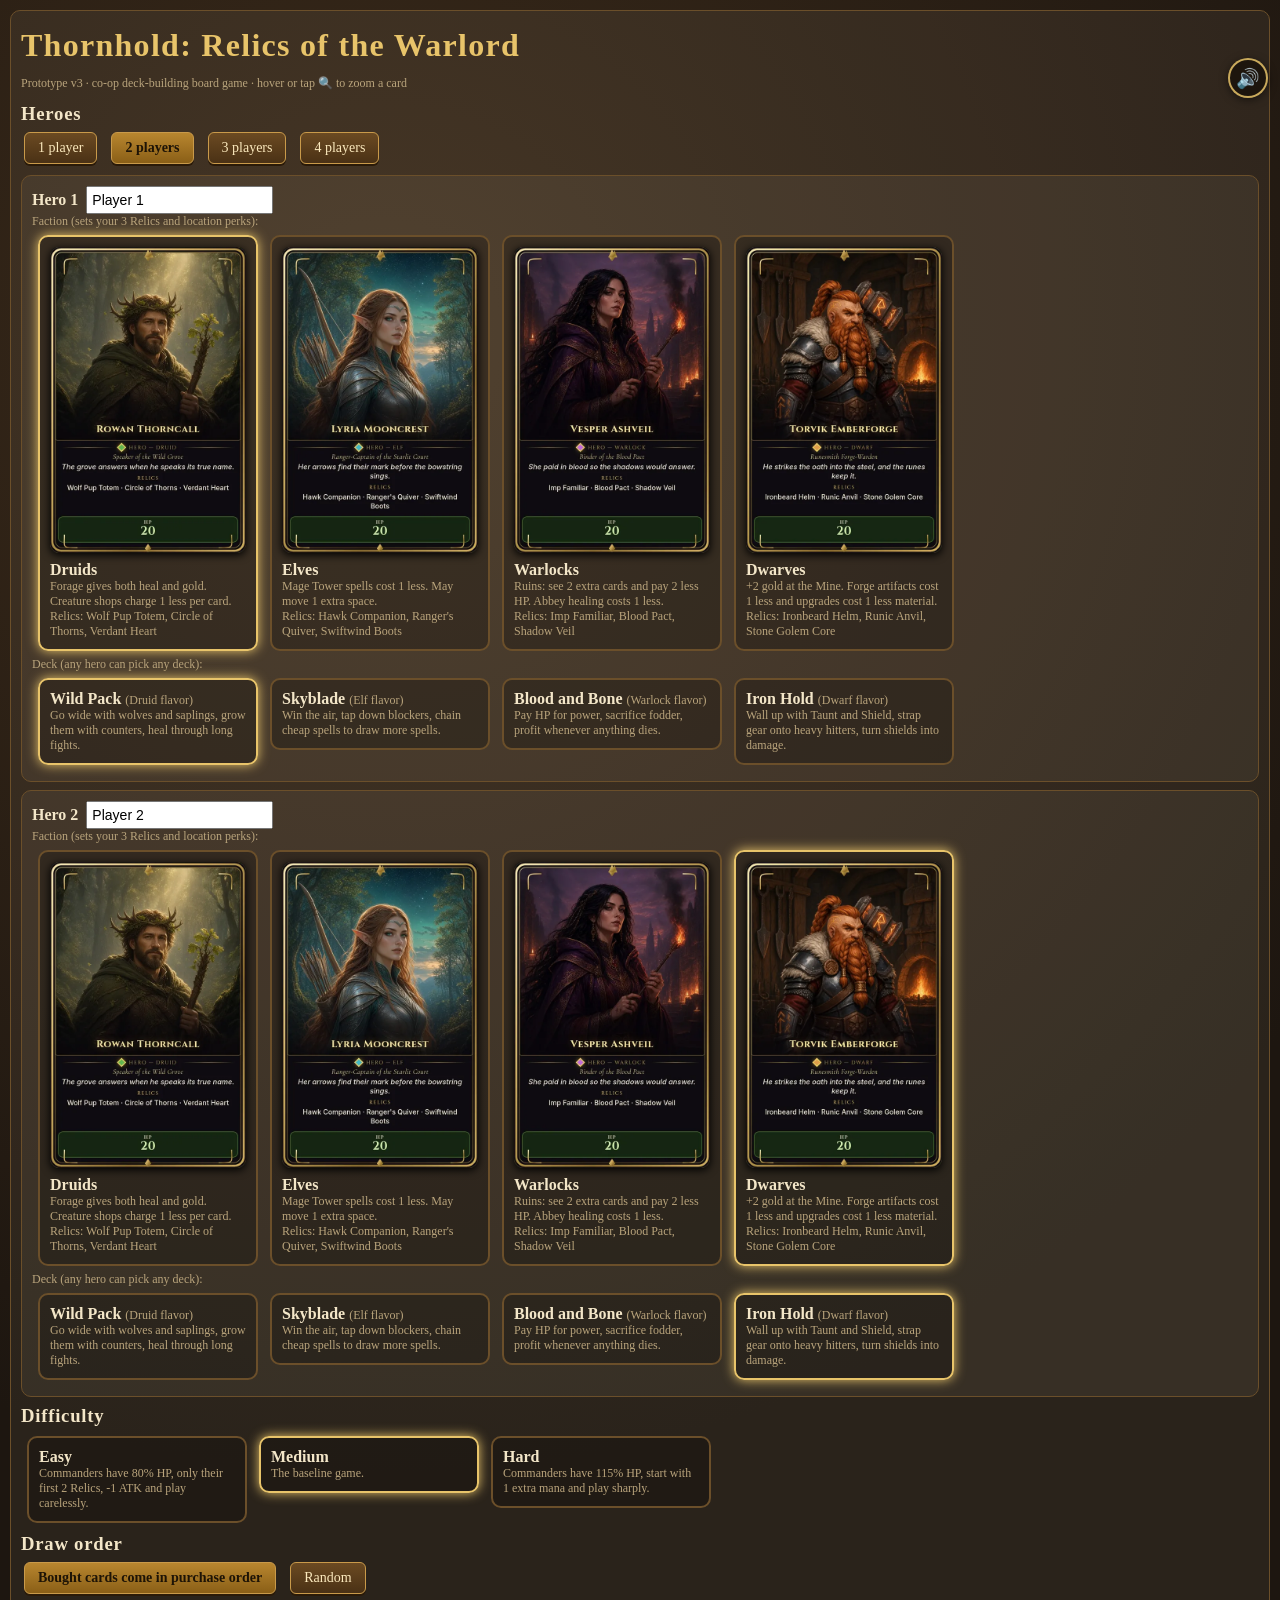
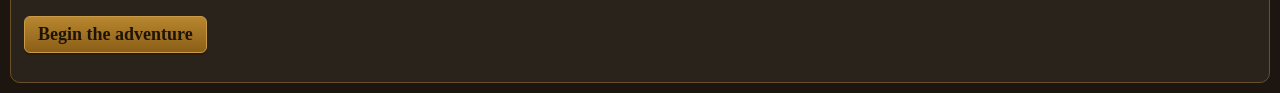
<file: index.html>
<!DOCTYPE html><html lang="en"><head><meta charset="utf-8"><meta name="viewport" content="width=device-width,initial-scale=1">
<title>Thornhold: Relics of the Warlord</title><link rel=icon href=favicon.svg><style>
*{box-sizing:border-box}
html,body{margin:0;padding:0}
body{font-family:"Palatino Linotype",Palatino,"Book Antiqua",Georgia,serif;background:#1d1610 radial-gradient(circle at 30% 20%,#3a2a1a 0,#1d1610 70%);color:#f3e6c8;min-height:100vh}
button{font-family:inherit;cursor:pointer}
h1,h2,h3{font-family:"Cinzel","Trajan Pro",Georgia,serif;letter-spacing:.04em;margin:.2em 0}
.btn{background:linear-gradient(#6b4a22,#4a3115);color:#fbe9bd;border:1px solid #c99a4a;border-radius:6px;padding:7px 13px;font-size:14px;margin:3px;box-shadow:0 2px 0 #2a1a08}
.btn:hover:not(:disabled){background:linear-gradient(#83592a,#5c3d1a)}
.btn:disabled{opacity:.45;cursor:not-allowed}
.btn.primary{background:linear-gradient(#b8862f,#8a5f17);color:#1d1306;font-weight:bold}
.btn.danger{background:linear-gradient(#8a2a22,#5e1813);border-color:#d26a5a}
.btn.small{padding:3px 8px;font-size:12px}
.wrap{max-width:1400px;margin:0 auto;padding:10px}
.topbar{display:flex;flex-wrap:wrap;align-items:center;gap:14px;background:rgba(0,0,0,.35);border:1px solid #6b4f2a;border-radius:10px;padding:8px 14px}
.topbar h1{font-size:22px;color:#e8c46a;margin-right:auto}
.doom{display:flex;align-items:center;gap:6px;font-size:13px}
.doomtrack{display:flex;gap:2px}
.doomtrack span{width:13px;height:16px;border-radius:2px;background:#3b2c1c;border:1px solid #6b4f2a}
.doomtrack span.on{background:#b3261e;border-color:#ff7b6b}
.doomtrack span.mile{outline:1px solid #e8c46a}
.seals{display:flex;gap:5px;font-size:12px}
.seal{padding:2px 7px;border-radius:10px;border:1px solid #7a2f8a;background:#3b1744}
.seal.broken{background:#2a3a22;border-color:#6fa35b;text-decoration:line-through;opacity:.75}
.main{display:grid;grid-template-columns:minmax(0,1fr) 340px;gap:12px;margin-top:10px}
@media(max-width:1000px){.main{grid-template-columns:1fr}}
.panel{background:rgba(245,230,195,.06);border:1px solid #6b4f2a;border-radius:10px;padding:10px}
.boardwrap{background:#c9b48a url();border-radius:12px;border:3px solid #5b3d1c;box-shadow:inset 0 0 60px rgba(60,35,10,.55);background:radial-gradient(circle at 50% 40%,#e3d2a8,#b99c68)}
svg.board{width:100%;height:auto;display:block}
.node{cursor:default}
.node.reach{cursor:pointer}
.node.reach circle.ring{stroke:#ffd85a;stroke-width:5;animation:pulse 1.2s infinite}
@keyframes pulse{0%,100%{stroke-opacity:1}50%{stroke-opacity:.35}}
.locpanel{margin-top:10px}
.locpanel .desc{font-size:14px;color:#e5d4ad;margin:4px 0}
.locpanel .region{font-size:13px;color:#a9d48f;font-style:italic}
.player{border:1px solid #6b4f2a;border-radius:8px;padding:8px;margin-bottom:8px;background:rgba(0,0,0,.25)}
.player.active{border-color:#e8c46a;box-shadow:0 0 10px rgba(232,196,106,.35)}
.player .pname{font-weight:bold;font-size:16px}
.bar{height:10px;background:#3b2c1c;border-radius:5px;overflow:hidden;border:1px solid #000;margin:3px 0}
.bar>i{display:block;height:100%;background:linear-gradient(#e04a3a,#a3221a)}
.chips{display:flex;flex-wrap:wrap;gap:4px;margin-top:4px}
.chip{font-size:11px;padding:2px 7px;border-radius:10px;background:#4a3518;border:1px solid #c99a4a;cursor:help}
.chip.relic{background:#2b3f5a;border-color:#7fb2e6}
.chip.perk{background:#40351a;border-color:#e8c46a}
.chip.eperk{background:#4a1a1a;border-color:#d26a5a}
.chip.quest{background:#2f4a2a;border-color:#8fc57a}
.log{font-size:12px;max-height:300px;overflow:auto;line-height:1.45;background:rgba(0,0,0,.3);padding:6px;border-radius:6px}
.log div{border-bottom:1px dotted #4a3a24;padding:1px 0}
.overlay{position:fixed;inset:0;background:rgba(10,6,2,.82);display:flex;align-items:flex-start;justify-content:center;overflow:auto;z-index:10;padding:20px 8px}
.modal{background:linear-gradient(#3a2a18,#241a0f);border:2px solid #c99a4a;border-radius:12px;padding:16px;max-width:1150px;width:100%;box-shadow:0 10px 40px #000}
.modal h2{color:#e8c46a}
.cards{display:flex;flex-wrap:wrap;gap:10px;margin:10px 0}
.card{width:132px;min-height:188px;border-radius:9px;background:linear-gradient(#f6ecd2,#dcc89c);color:#2a1a0a;border:3px solid #7a5a2a;position:relative;padding:22px 7px 26px;font-size:12px;box-shadow:0 3px 8px rgba(0,0,0,.6);display:flex;flex-direction:column;transition:transform .12s}
.card.play{cursor:pointer}
.card.play:hover{transform:translateY(-6px)}
/* Combat hand: never move the card's hit box on hover (that looped zoom-in/out on laptops). */
.combat-hand .card.play:hover{transform:none}
.combat-hand .play-row .card.play:hover,
.combat-hand .play-row .card:hover,
.combat-hand .play-row .card:focus-visible{
  transform:rotate(var(--ang)) translateY(var(--drop));
  z-index:8;
}
.combat-hand .play-row .card:hover .cardface,
.combat-hand .mana-row .card:hover .cardface{
  transform:translateY(-14px) scale(1.05);
  transform-origin:50% 100%;
  pointer-events:none;
}
.card.cant{opacity:.55;filter:grayscale(.5)}
.card .mana{position:absolute;top:-9px;left:-9px;width:28px;height:28px;border-radius:50%;background:radial-gradient(circle at 35% 30%,#8fd0ff,#1f5fa8);color:#fff;font-weight:bold;display:flex;align-items:center;justify-content:center;border:2px solid #0c2c55;font-size:15px}
.card .cost{position:absolute;bottom:-9px;right:-9px;min-width:30px;height:28px;border-radius:14px;padding:0 5px;background:radial-gradient(circle at 35% 30%,#ffe58a,#b8860b);color:#3a2500;font-weight:bold;display:flex;align-items:center;justify-content:center;border:2px solid #6b4a00;font-size:13px}
.card .cname{font-weight:bold;font-size:13px;text-align:center;line-height:1.15}
.card .ctype{font-size:10px;text-align:center;text-transform:uppercase;letter-spacing:.08em;color:#6b4a22;margin:2px 0}
.card .art{text-align:center;font-size:30px;margin:4px 0;border-radius:6px;background:rgba(0,0,0,.08);padding:4px 0}
.card .ctext{font-size:11.5px;line-height:1.3;text-align:center;flex:1}
.card .tier{position:absolute;bottom:3px;left:7px;font-size:10px;color:#6b4a22}
.card.druid{border-color:#3f7d3a}.card.elf{border-color:#2f7a8c}.card.warlock{border-color:#6b2f8a}.card.dwarf{border-color:#8a5a2b}.card.neutral{border-color:#7a6a50}
.card.relic{background:linear-gradient(#e3ecf7,#b7c9e0);border-color:#2b4f7a}
.card.perk{background:linear-gradient(#fbefc4,#e2c56e);border-color:#8a6a10}
.card .buy{margin-top:6px;text-align:center}
.enemy{width:150px;border-radius:9px;background:linear-gradient(#3b1d1d,#1f0e0e);border:3px solid #7a2a2a;padding:8px;color:#f3d6c8;cursor:pointer;position:relative;font-size:12px}
.enemy.boss{width:200px;border-color:#b8862f;background:linear-gradient(#2a0f33,#120616)}
.enemy.tgt{box-shadow:0 0 0 3px #ffd85a,0 0 18px #ffd85a}
.enemy.dead{opacity:.25;cursor:default;filter:grayscale(1)}
.enemy .ename{font-weight:bold;font-size:14px}
.enemy .stats{display:flex;gap:8px;margin:4px 0;font-size:13px}
.enemy .abil{font-size:11px;color:#d8b5a5;font-style:italic}
.tag{display:inline-block;font-size:10px;padding:1px 5px;border-radius:6px;background:#5a4a20;margin:1px}
.fighters{display:flex;flex-wrap:wrap;gap:10px;margin:8px 0}
.fighter{border:1px solid #6b4f2a;border-radius:8px;padding:6px 10px;background:rgba(0,0,0,.3);min-width:220px}
.fighter.act{border-color:#e8c46a}
.creature{display:inline-block;font-size:11px;padding:2px 6px;border-radius:6px;background:#2f4a2a;border:1px solid #8fc57a;margin:2px}
.manabar{display:inline-flex;gap:3px;vertical-align:middle}
.manabar i{width:14px;height:14px;border-radius:50%;background:#1f5fa8;border:1px solid #8fd0ff;display:inline-block}
.manabar i.off{background:#222;border-color:#444}
.clog{font-size:12px;max-height:120px;overflow:auto;background:rgba(0,0,0,.35);padding:6px;border-radius:6px;line-height:1.4}
.setup .fac{display:inline-block;width:200px;border:2px solid #6b4f2a;border-radius:10px;padding:10px;margin:6px;cursor:pointer;background:rgba(0,0,0,.25);vertical-align:top}
.setup .fac.sel{border-color:#e8c46a;box-shadow:0 0 12px #e8c46a}
.setup .fac .ic{font-size:36px}
.endscreen{text-align:center;padding:40px}
.endscreen h1{font-size:46px}
.muted{color:#b9a47c;font-size:12px}
.row{display:flex;flex-wrap:wrap;gap:8px;align-items:center}
.decklist{display:flex;flex-wrap:wrap;gap:6px}
.decklist .dl{font-size:12px;border:1px solid #6b4f2a;border-radius:6px;padding:3px 6px;background:rgba(0,0,0,.25)}
.help{font-size:13px;line-height:1.5}
.help summary{cursor:pointer;color:#e8c46a}
.err{background:#5e1813;color:#fff;padding:6px;border-radius:6px;margin:6px 0;font-size:12px}

.crs{display:flex;flex-wrap:wrap;gap:4px;margin-top:4px}
.mini{width:110px;padding:4px 6px;border-radius:7px;background:#2f4a2a;border:1px solid #8fc57a;font-size:11px;line-height:1.25}
.mini.token{border-style:dashed;background:#2a3d2a}
.mini.artf{background:#3d3a33;border-color:#c9a45a}
.mini .mn{font-weight:bold;white-space:nowrap;overflow:hidden;text-overflow:ellipsis}
.mini .kw{color:#e6d9a8;font-size:10px;min-height:12px}
.mini .pt{font-weight:bold;font-size:14px;text-align:right}
.mini .ctr{font-size:10px;background:#5b7d2a;border-radius:4px;padding:0 3px}
.respond{border:2px solid #d4a017;background:#3a2a12}
/* ===== v3 additions ===== */
.card{width:138px}
.card .mana{background:radial-gradient(circle at 35% 30%,#8fd0ff,#1f5fa8)}
.card.creature{background:linear-gradient(#eef3dc,#c9d6a4)}
.card.spell,.card.instant{background:linear-gradient(#ecebf8,#c3c3e6)}
.card.artifact,.card.equipment{background:linear-gradient(#f4eadb,#d9c3a0)}
.card.manac{background:linear-gradient(#e2f0fb,#a9cbe8);border-color:#1f5fa8}
.card.junk{background:linear-gradient(#ddd,#aaa);border-color:#666}
.card .pt{position:absolute;bottom:4px;left:8px;font-weight:bold;font-size:15px}
.card .stars{position:absolute;top:2px;right:6px;color:#b8860b;font-size:12px}
.card.sel{box-shadow:0 0 0 3px #ffd85a,0 0 14px #ffd85a}
.gauntlet{display:flex;flex-wrap:wrap;gap:8px;align-items:center;margin:8px 0;padding:8px;border-radius:10px;background:rgba(90,20,20,.25);border:1px solid #7a2a2a}
.gstop{padding:6px 10px;border-radius:8px;border:2px solid #6b1e1e;background:#3a1212;font-size:13px}
.gstop.done{background:#2a3a22;border-color:#6fa35b;text-decoration:line-through;opacity:.8}
.gstop.next{border-color:#ffd85a;box-shadow:0 0 10px rgba(255,216,90,.5)}
.gstop.lock{opacity:.6}
.cr{width:118px;padding:5px 6px;border-radius:8px;background:#2f4a2a;border:2px solid #8fc57a;font-size:11px;line-height:1.25;cursor:pointer;position:relative;transition:transform .15s}
.cr.boss{background:#4a1f1f;border-color:#d26a5a}
.cr.token{border-style:dashed}
.cr.tapped{transform:rotate(9deg);opacity:.6;filter:saturate(.5)}
.cr.atk{box-shadow:0 0 0 3px #ff6a3a,0 0 14px #ff6a3a}
.cr.ally{box-shadow:0 0 0 3px #7fd3ff,0 0 12px #7fd3ff}
.cr.tgt{box-shadow:0 0 0 3px #ffd85a,0 0 14px #ffd85a}
.cr .mn{font-weight:bold;white-space:nowrap;overflow:hidden;text-overflow:ellipsis}
.cr .kw{color:#e6d9a8;font-size:10px;min-height:12px}
.cr .pt{font-weight:bold;font-size:15px;text-align:right}
.cr .eq{font-size:10px;color:#ffd9a0}
.cr .sh{position:absolute;top:-8px;right:-6px;background:#5a7fa8;border:1px solid #cfe6ff;border-radius:10px;padding:0 5px;font-size:11px;font-weight:bold}
.field{display:flex;flex-wrap:wrap;gap:8px;min-height:30px;padding:6px;border-radius:8px;background:rgba(0,0,0,.2)}
.bosspanel{display:flex;flex-wrap:wrap;gap:14px;align-items:flex-start;padding:10px;border-radius:10px;background:linear-gradient(#2a0f33,#120616);border:2px solid #b8862f}
.bosspanel .bname{font-size:20px;font-weight:bold;color:#e8c46a}
.bossbox{cursor:pointer;padding:6px;border-radius:8px}
.bossbox.tgt{box-shadow:0 0 0 3px #ffd85a,0 0 14px #ffd85a}
.phase{font-size:16px;padding:8px 12px;border-radius:8px;background:#3a2a12;border:1px solid #c99a4a;margin:8px 0}
.bosscast-banner{margin:8px 0 0;padding:8px 12px;border-radius:8px;font-size:15px;color:#f3e8ff;background:linear-gradient(#4a2370,#2a1240);border:2px solid #c46bff;box-shadow:0 0 16px rgba(196,107,255,.5);animation:awakenpop .45s ease-out;display:flex;flex-wrap:wrap;gap:8px;align-items:center}
.bosscast-banner .bc-spell{display:inline-flex;align-items:center;gap:6px;background:rgba(0,0,0,.25);padding:3px 8px;border-radius:6px}
.bosscast-banner .bc-spell img{width:34px;height:46px;object-fit:cover;border-radius:3px}
.bosscast-banner small{opacity:.85}
.awaken-banner{margin:8px 0 0;padding:10px 14px;border-radius:8px;text-align:center;font-size:18px;font-weight:bold;letter-spacing:.02em;color:#1a1204;background:linear-gradient(#ffe9a0,#c99a4a);border:2px solid #ffd85a;box-shadow:0 0 18px rgba(255,216,90,.55);animation:awakenpop .45s ease-out}
@keyframes awakenpop{0%{transform:scale(.85);opacity:0}100%{transform:scale(1);opacity:1}}
.cr.artcr.awakened{box-shadow:0 0 0 3px #ffd85a,0 0 16px #ffe9a0}
.cr.artcr.awaken-flash{animation:awakenflash 1.1s ease-out}
@keyframes awakenflash{0%{box-shadow:0 0 0 6px #fff6c8,0 0 28px #ffd85a;filter:brightness(1.35)}100%{box-shadow:0 0 0 3px #ffd85a,0 0 16px #ffe9a0;filter:none}}
.atkrow{display:flex;flex-wrap:wrap;gap:6px;align-items:center;padding:6px;border-radius:8px;border:1px solid #6b4f2a;margin:4px 0;background:rgba(0,0,0,.25);cursor:pointer}
.atkrow.sel{border-color:#ffd85a;background:rgba(80,60,10,.4)}
.atkrow.cancel{opacity:.5;text-decoration:line-through}
/* GM-23 block selection: card to card, numbered links */
.blockbar{display:flex;flex-wrap:wrap;gap:6px;padding:6px 8px;align-items:center}
.blk-item{display:inline-flex;align-items:center;gap:5px;padding:4px 9px;border-radius:999px;border:2px solid var(--bc);background:rgba(0,0,0,.35);font-size:12px;cursor:pointer;line-height:1.3}
.blk-item.is-blocked{background:rgba(0,0,0,.55)}
.blk-item.cancel{opacity:.5;text-decoration:line-through}
.blk-item .blk-num{background:var(--bc);color:#141008;border-radius:999px;padding:0 6px;font-weight:800}
.blk-item .blk-by{color:var(--bc);font-weight:700}
.blk-picking .blk-item.droppable,.blk-item.drop-hover{box-shadow:0 0 0 2px #fff,0 0 12px var(--bc)}
.blk-badge{position:absolute;top:-9px;left:-9px;z-index:6;min-width:24px;height:24px;padding:0 5px;border-radius:12px;background:var(--bc,#ffcf4a);color:#141008;font:800 12px/24px system-ui,sans-serif;text-align:center;box-shadow:0 1px 5px #000,0 0 0 2px rgba(0,0,0,.6);pointer-events:none;white-space:nowrap}
.battle-row.is-foe .cr .blk-badge{top:auto;left:auto;bottom:-9px;right:-9px;transform:rotate(180deg)}
.bossbox{position:relative}
.bossbox .blk-badge{top:-6px;left:-6px}
.cr.attacking{box-shadow:0 0 0 3px var(--bc),0 0 14px var(--bc)}
.combat-modal.blocking .cr.attacking{opacity:1;filter:none}
.combat-modal.blocking .cr.attacking > .muted{display:none}
.bossbox.attacking{box-shadow:0 0 0 3px var(--bc),0 0 16px var(--bc);cursor:pointer}
.blk-picking .cr.attacking.droppable,.blk-picking .bossbox.attacking.droppable{animation:blkPulse 1s ease-in-out infinite;cursor:pointer}
.cr.attacking.drop-hover,.bossbox.attacking.drop-hover{box-shadow:0 0 0 4px #fff,0 0 22px #fff !important}
@keyframes blkPulse{0%,100%{filter:brightness(1)}50%{filter:brightness(1.35)}}
.combat-modal.blocking .cr.can-blk{box-shadow:0 0 0 2px #ffd85a,0 0 12px rgba(255,216,90,.7);cursor:grab;touch-action:none}
.combat-modal.blocking .cr.blocking{box-shadow:0 0 0 3px var(--bcb,#fff)}
.combat-modal.blocking .cr.blk-sel{box-shadow:0 0 0 4px #fff,0 0 22px #ffd85a;filter:brightness(1.15)}
.combat-modal.blocking .battle-row.is-mine .cr:not(.can-blk):not(.blocking){opacity:.55}
.blk-ghost{position:fixed;left:0;top:0;z-index:9999;pointer-events:none;opacity:.9;box-shadow:0 10px 28px rgba(0,0,0,.7)}
body.blk-dragging,body.blk-dragging *{cursor:grabbing !important}
body.blk-dragging{user-select:none;-webkit-user-select:none}
#blkLinks{position:fixed;left:0;top:0;width:100vw;height:100vh;pointer-events:none;z-index:60}
.blk-actions{display:flex;flex-wrap:wrap;gap:8px;align-items:center;justify-content:flex-end}
.blk-whos{display:flex;flex-wrap:wrap;gap:6px;margin-right:auto}
.blk-who{font-size:12px;padding:4px 9px;border-radius:999px;background:rgba(0,0,0,.4);border:1px solid #6b4f2a}
.blk-who.done{border-color:#5fae5a;color:#bff0b4}
.blk-who.wait{border-color:#e0a83a;color:#ffe2a0;animation:blkPulse 1.2s ease-in-out infinite}
.btn.blk-waiting{opacity:.85;cursor:default}
.chip.base-mana{border-color:#6ec4e0;color:#cdeefc}
.chip.base-mana.spent{opacity:.55}
.blood-ov{position:fixed;inset:0;z-index:80;background:rgba(5,3,8,.62);display:flex;align-items:center;justify-content:center}
.blood-card{display:flex;gap:16px;align-items:center;max-width:min(560px,92vw);background:#1d1218;border:2px solid #b8323c;border-radius:14px;padding:16px 18px;box-shadow:0 18px 50px rgba(0,0,0,.75),0 0 30px rgba(184,50,60,.35);color:#f4e6dc}
.blood-card img{width:120px;height:auto;border-radius:8px;flex:none;box-shadow:0 4px 14px #000}
.blood-card h3{margin:0 0 6px;font-size:20px;color:#ffb0b0}
.blood-card p{margin:4px 0}
.blood-btns{display:flex;gap:10px;margin-top:12px;flex-wrap:wrap}
.blood-btns .btn{min-height:44px;font-size:15px;padding:8px 16px}
@media (max-width:520px){.blood-card{flex-direction:column;text-align:center}.blood-card img{width:96px}}
.eventcard{max-width:460px;width:90%;margin:auto;text-align:center;border-radius:16px;padding:24px;border:4px solid #c99a4a;background:linear-gradient(#f6ecd2,#dcc89c);color:#2a1a0a;box-shadow:0 10px 50px #000;animation:pop .35s ease-out}
.eventcard.bad{border-color:#a3221a;background:linear-gradient(#f6d8d2,#dca89c)}
.eventcard.good{border-color:#3f7d3a;background:linear-gradient(#e6f6d2,#b9dc9c)}
.eventcard .big{font-size:96px}
.eventcard h2{color:#2a1a0a!important;font-size:32px}
.eventcard p{font-size:17px}
.eventcard .res{font-size:20px;font-weight:bold;margin:12px 0}
@keyframes pop{0%{transform:scale(.4) rotate(-8deg);opacity:0}100%{transform:scale(1) rotate(0);opacity:1}}
.tabs{display:flex;gap:6px;margin:6px 0}
.mats{display:inline-flex;gap:8px;font-size:12px}
.uprow{display:flex;flex-wrap:wrap;gap:4px;align-items:center;border-bottom:1px dotted #6b4f2a;padding:4px 0}
.ready{font-size:12px;padding:4px 8px;border-radius:6px;background:rgba(0,0,0,.3);border:1px solid #6b4f2a;margin:4px 0}
.diffsel .fac{width:180px}

/* ===== Finished card art ===== */
.card.artcard{width:138px;min-height:0;height:auto;padding:0;border:none;background:transparent;box-shadow:0 3px 10px rgba(0,0,0,.7);overflow:visible}
.card.artcard .cardface{width:100%;height:auto;display:block;border-radius:8px;pointer-events:none;user-select:none}
.card.artcard .stars{top:6px;right:8px;text-shadow:0 1px 3px #000}
.card.artcard .why{position:absolute;left:6px;right:6px;bottom:28px;background:rgba(20,10,0,.8);color:#ffd9a0;font-size:10px;padding:3px 5px;border-radius:4px;text-align:center;pointer-events:none}
.card.artcard .buy{position:absolute;left:0;right:0;bottom:10px;margin:0}
.zoom-btn{position:absolute;top:6px;left:6px;z-index:2;width:22px;height:22px;border:0;border-radius:11px;background:rgba(0,0,0,.55);color:#f6ecd2;font-size:11px;line-height:22px;padding:0;cursor:pointer;opacity:.85}
.zoom-btn:hover{background:rgba(40,24,8,.9);opacity:1}
.card.artcard .up-tag{position:absolute;left:6px;right:6px;bottom:36px;color:#ffe08a;font-size:10px;text-align:center;text-shadow:0 1px 3px #000;pointer-events:none}

.cr.artcr{width:92px;padding:0 0 22px;overflow:visible;background:#1a120c;border-width:2px}
.cr.artcr .cr-face{width:100%;display:block;border-radius:6px 6px 0 0;pointer-events:none;user-select:none}
.cr.artcr .mn,.cr.artcr .kw,.cr.artcr .eq{display:none}
.cr.artcr .pt{position:absolute;left:0;right:0;bottom:2px;text-align:center;font-size:13px;color:#f6ecd2;text-shadow:0 1px 3px #000}
.cr.artcr .zoom-btn{top:4px;left:4px;width:18px;height:18px;font-size:10px;line-height:18px}

.chip.artchip{display:inline-flex;align-items:center;gap:4px;padding:2px 6px 2px 2px}
.chip.artchip img{width:28px;height:44px;object-fit:cover;border-radius:3px;display:block}

.setup .fac{width:220px}
.setup .fac .hero-art{width:100%;border-radius:8px;margin:0 0 8px;display:block;box-shadow:0 2px 8px #000}

.player .hero-mini{width:44px;height:68px;object-fit:cover;border-radius:5px;float:right;margin:0 0 4px 8px;cursor:pointer;box-shadow:0 2px 6px #000}

.bosspanel{display:flex;gap:12px;align-items:flex-start}
.bossbox{display:flex;gap:10px;align-items:flex-start}
.bossbox .boss-art{width:110px;height:auto;border-radius:8px;display:block;box-shadow:0 2px 8px #000;flex:none}

#cardzoom{position:fixed;inset:0;display:none;align-items:center;justify-content:center;z-index:80;pointer-events:none}
#cardzoom.show{display:flex}
#cardzoom.pinned{pointer-events:auto;background:rgba(8,4,2,.72)}
#cardzoom img{max-width:min(520px,92vw);max-height:92vh;height:auto;border-radius:14px;box-shadow:0 12px 40px #000;pointer-events:none}
#cardzoom.anchored{background:transparent;align-items:flex-start;justify-content:flex-start}
#cardzoom.anchored img{position:fixed;z-index:81}
#cardzoom .cardzoom-close{display:none;position:fixed;top:16px;right:18px;width:40px;height:40px;border:0;border-radius:20px;background:#3a2a18;color:#f6ecd2;font-size:24px;cursor:pointer}
#cardzoom.pinned .cardzoom-close{display:block}

/* ===== Combat table layout: full cards on the board, hand docked low ===== */
.overlay.combat-ov{
  padding:6px;
  align-items:stretch;
  justify-content:center;
  overflow:hidden;
  background:rgba(8,5,2,.96);
}
.modal.combat-modal{
  max-width:min(1480px,100%);
  width:100%;
  height:100%;
  max-height:100%;
  display:flex;
  flex-direction:column;
  padding:8px 10px 0;
  overflow:hidden;
  --table-card-w:128px;
  --hand-card-w:118px;
}
.combat-table{
  flex:1 1 auto;
  min-height:0;
  overflow:auto;
  display:flex;
  flex-direction:column;
  gap:4px;
}
.combat-modal .bosspanel{
  display:flex;
  flex-wrap:nowrap;
  gap:10px;
  align-items:flex-start;
  padding:6px 8px;
  flex:0 0 auto;
}
.combat-modal .bossbox{display:flex;gap:8px;align-items:flex-start;flex:0 1 auto;min-width:0;max-width:52%}
.combat-modal .bossbox .boss-art{width:72px;height:auto;border-radius:6px;flex:none}
.combat-modal .bosspanel .bname{font-size:16px;line-height:1.2}
.combat-modal .bstats{font-size:12px;color:#e6d9a8}
.bstats-short{display:none}
.combat-modal .bar{width:min(260px,100%)}
.combat-modal .clog{
  flex:1 1 200px;
  min-width:160px;
  max-width:360px;
  max-height:78px;
  margin:0;
  font-size:11px;
}
.combat-modal .phase{font-size:14px;padding:6px 10px;margin:0;flex:0 0 auto}
.combat-fields{display:flex;flex-direction:column;gap:8px;flex:1 1 auto;min-height:0}
.battle-row{flex:0 0 auto;width:100%;min-width:0;overflow:visible}
.battle-row.ours.act .muted{color:#e8c46a}
.hero-fields{display:flex;flex-direction:row;flex-wrap:nowrap;gap:8px;flex:1 1 auto;min-height:0;align-items:stretch}
.combat-fields.multi .hero-fields .battle-row.ours{flex:1 1 0;width:auto;min-width:0;overflow:visible}
.combat-fields.multi .hero-fields .field{overflow:visible;min-height:0}
.field-stats{display:inline}
.combat-modal .field{
  display:flex;
  flex-wrap:wrap;
  justify-content:center;
  align-items:flex-end;
  gap:8px;
  min-height:0;
  padding:16px 10px 18px;
  overflow:visible;
}
.cr.tapped, .cr.artcr.tapped{transform-origin:center center}
/* Full painted card faces on the battlefield (not cropped tokens) */
.cr.artcr{
  width:var(--fit-card-w, var(--table-card-w));
  flex:0 0 var(--fit-card-w, var(--table-card-w));
  padding:0;
  overflow:visible;
  background:transparent;
  border:none;
  box-shadow:0 3px 10px rgba(0,0,0,.7);
  border-radius:8px;
}
.cr.artcr .cardface{
  width:100%;
  height:auto;
  display:block;
  border-radius:8px;
  pointer-events:none;
  user-select:none;
}
.cr.artcr .mn,.cr.artcr .kw,.cr.artcr .eq{display:none}
.cr.artcr .pt{
  position:absolute;
  left:8%;
  right:8%;
  bottom:3.2%;
  text-align:center;
  font-size:calc(var(--table-card-w) * .11);
  font-weight:bold;
  color:#f6ecd2;
  text-shadow:0 1px 3px #000,0 0 6px #000;
  pointer-events:none;
  background:rgba(10,6,2,.55);
  border-radius:6px;
  padding:1px 0;
  line-height:1.15;
}
.cr.artcr > .muted{
  position:absolute;
  left:0;right:0;top:42%;
  text-align:center;
  font-weight:bold;
  text-shadow:0 1px 3px #000;
  pointer-events:none;
}
.cr.artcr .zoom-btn{top:4px;left:4px;width:20px;height:20px;font-size:11px;line-height:20px}
.field.busy{--table-card-w:108px}
.field.packed{--table-card-w:92px}
.combat-modal .fighters{gap:6px;margin:0;flex:0 0 auto}
.combat-modal .fighter{padding:2px 8px;min-width:200px;flex:1}
.combat-modal .fighter .chip.artchip img{width:20px;height:32px}

/* Felt / stone play mat for the table */
.combat-fields{
  background:
    radial-gradient(ellipse at 50% 45%, rgba(70,100,60,.2), transparent 65%),
    linear-gradient(180deg, #243322 0%, #1a2618 55%, #162014 100%);
  border:3px solid #5a3c1c;
  box-shadow:inset 0 0 36px rgba(0,0,0,.45), 0 0 0 1px #c4a36a66;
  border-radius:12px;
  padding:6px 8px 10px;
  margin:2px 0 0;
}
.combat-modal .field{
  background:rgba(0,0,0,.18);
  border:1px solid rgba(80,110,70,.35);
  box-shadow:inset 0 0 16px rgba(0,0,0,.3);
  border-radius:8px;
  padding:16px 10px 18px;
  overflow:visible;
}
.combat-modal .fighters{background:rgba(0,0,0,.2);border-color:#4a6a40}

/* Hand tray: leather rail, distinct from the table */
.combat-hand{
  flex:0 0 auto;
  z-index:4;
  margin:12px 2px 4px;
  padding:8px 14px 14px;
  border-radius:18px 18px 12px 12px;
  border:3px solid #1a0c06;
  border-top-color:#8a6230;
  background:
    linear-gradient(180deg, rgba(90,56,28,.35), rgba(0,0,0,.28) 40%, rgba(0,0,0,.45)),
    linear-gradient(90deg, #2a180e, #5a3820 18%, #4a2c16 50%, #5a3820 82%, #2a180e);
  box-shadow:
    inset 0 2px 0 #d4b07a,
    inset 0 -10px 18px rgba(0,0,0,.5),
    0 -6px 16px rgba(0,0,0,.4);
  overflow:visible;
}
.combat-hand .hand-label,
.combat-hand .muted{color:#e6d0a8}

.combat-hand-rows{display:flex;flex-wrap:wrap;justify-content:center;align-items:flex-end;gap:8px 16px}
.combat-hand .hand-block{min-width:0}
.combat-hand .cards{margin:4px 0;gap:8px;justify-content:center;flex-wrap:wrap}
.combat-hand .card,
.combat-hand .card.artcard{width:var(--hand-card-w)}
.combat-hand .mana-row .card,
.combat-hand .mana-row .card.artcard{width:calc(var(--hand-card-w) * .86)}
.combat-hand .hand-actions{margin:4px 0 0;justify-content:center}

/* Held hand: slight fan, overlap, sits on the tray lip */
.combat-hand .play-row{
  gap:0;
  padding:2px 18px 0;
  align-items:flex-end;
}
.combat-hand .play-row .card{
  --mid:calc((var(--hand-n, 1) - 1) / 2);
  --ang:calc((var(--i, 0) - var(--mid)) * 3deg);
  --drop:calc(abs(var(--i, 0) - var(--mid)) * 4px);
  margin:0 calc(var(--hand-card-w) * -.16) -10px;
  transform:rotate(var(--ang)) translateY(var(--drop));
  transform-origin:50% 120%;
  z-index:1;
  box-shadow:0 8px 16px rgba(0,0,0,.65);
  transition:transform .14s, margin .14s, z-index 0s;
}
.combat-hand .play-row .card:hover,
.combat-hand .play-row .card:focus-visible{
  transform:rotate(var(--ang)) translateY(var(--drop));
  z-index:8;
}
.combat-hand .mana-row{
  gap:0;
  padding:2px 8px 0;
}
.combat-hand .mana-row .card{
  margin:0 -8px -6px;
  box-shadow:0 6px 12px rgba(0,0,0,.55);
}
.combat-hand .hand-actions{position:relative;z-index:2;padding-top:8px}

/* Softer "can't play" — art stays visible, small badge instead of a covering bar */
.combat-hand .card.cant{opacity:1;filter:none}
.combat-hand .card.artcard.cant .cardface{opacity:.88;filter:brightness(.88) saturate(.8)}
.combat-hand .card.artcard .why{
  left:50%;
  right:auto;
  bottom:auto;
  top:8px;
  transform:translateX(-50%);
  width:max-content;
  max-width:90%;
  background:rgba(50,18,8,.88);
  color:#ffe0b0;
  font-size:9px;
  font-weight:bold;
  letter-spacing:.02em;
  padding:2px 7px;
  border-radius:8px;
  box-shadow:0 1px 4px #000;
  white-space:nowrap;
  overflow:hidden;
  text-overflow:ellipsis;
}

/* Opponent's cards face them (180°). Live stats / zoom stay upright. */
.battle-row.is-foe .cr,
.battle-row.is-foe .cr.artcr{transform:rotate(180deg)}
.battle-row.is-foe .cr.tapped,
.battle-row.is-foe .cr.artcr.tapped{transform:rotate(189deg)}
.battle-row.is-foe .cr .pt,
.battle-row.is-foe .cr .zoom-btn,
.battle-row.is-foe .cr .sh,
.battle-row.is-foe .cr > .muted{transform:rotate(180deg)}



/* Boss relics as full card pics, to the right of his name/info */
.combat-modal .bosspanel{align-items:center}
.boss-relics{
  display:flex;
  flex-direction:row;
  flex-wrap:nowrap;
  align-items:flex-end;
  gap:6px;
  flex:0 0 auto;
  transform:none;
}
/* Relics in the top panel always face the player; only battlefield creatures flip. */
.boss-relics .chip,
.boss-relics .chip img{
  transform:none;
}
.boss-relics .chip{
  flex-direction:column;
  align-items:center;
  gap:2px;
  padding:3px;
  margin:0;
  background:rgba(20,10,4,.55);
  border:1px solid #8a6230;
  border-radius:6px;
  font-size:9px;
  line-height:1.2;
  text-align:center;
  color:#e6d0a8;
  width:58px;
  max-width:58px;
  box-sizing:border-box;
  flex:0 0 58px;
  cursor:pointer;
}
.boss-relics .chip.artchip img{
  width:52px;
  height:80px;
  object-fit:cover;
  border-radius:4px;
  box-shadow:0 3px 8px #000;
  flex:none;
}
.boss-relics .chip-name{
  display:block;
  width:100%;
  height:1.2em;
  line-height:1.2em;
  white-space:nowrap;
  overflow:hidden;
  text-overflow:ellipsis;
}
.combat-modal .clog{min-width:120px;flex:1 1 140px}
/* Relic / bonus cards sit in the empty lower-left of the hand tray */
.combat-hand{display:flex;align-items:flex-end;gap:10px}
.tray-bonuses{
  flex:0 0 auto;
  display:flex;
  flex-direction:row;
  flex-wrap:nowrap;
  align-items:flex-end;
  gap:6px;
  padding:0 2px 8px 4px;
  z-index:3;
}
.tray-bonuses .chip{
  flex-direction:column;
  align-items:center;
  gap:2px;
  padding:3px;
  margin:0;
  background:rgba(20,10,4,.7);
  border:1px solid #8a6230;
  border-radius:6px;
  font-size:9px;
  line-height:1.15;
  text-align:center;
  color:#e6d0a8;
  max-width:72px;
  cursor:pointer;
}
.tray-bonuses .chip.artchip img{
  width:56px;
  height:88px;
  object-fit:cover;
  border-radius:4px;
  box-shadow:0 3px 8px #000;
}
.tray-bonuses{align-items:flex-end;overflow:visible}
.tray-mana, .tray-bonuses .card.inplay{display:inline-flex}
.tray-bonuses .card.inplay,
.tray-bonuses .card.artcard.inplay{
  width:58px;
  flex:0 0 auto;
  position:relative;
  margin:0 4px 0 0;
}
.tray-bonuses .card.inplay.tapped,
.tray-bonuses .card.artcard.inplay.tapped{
  transform:rotate(9deg);
  transform-origin:center center;
  opacity:.7;
  filter:saturate(.65);
}
.tray-bonuses .card.inplay > .muted{
  position:absolute;left:0;right:0;top:42%;
  text-align:center;font-weight:bold;font-size:9px;
  text-shadow:0 1px 3px #000;pointer-events:none;
}
.combat-hand-rows{flex:1 1 auto;min-width:0}
.combat-modal .fighters.slim{background:transparent;border:none;padding:0 4px}
.combat-modal .fighters.slim .fighter{padding:1px 8px;border:none;background:transparent;min-width:0}

@media (min-width:1600px) and (min-height:980px){
  .modal.combat-modal{--table-card-w:160px;--hand-card-w:128px}
  .field.busy{--table-card-w:148px}
  .field.packed{--table-card-w:128px}
}
@media (max-height:820px){
  .modal.combat-modal{--table-card-w:120px;--hand-card-w:78px}
  .field.busy{--table-card-w:114px}
  .field.packed{--table-card-w:100px}
  .tray-bonuses .chip.artchip img{width:48px;height:76px}
  .tray-bonuses{padding-bottom:6px}
  .combat-modal .bossbox .boss-art{width:44px}
  .combat-modal .bosspanel{padding:3px 6px;gap:8px;align-items:center}
  .boss-relics{gap:4px}
  .boss-relics .chip{width:52px;max-width:52px;flex-basis:52px;padding:2px;font-size:8px}
  .boss-relics .chip.artchip img{width:36px;height:56px}
  .combat-modal .clog{max-height:56px;font-size:10px;min-width:100px}
  .combat-modal .phase{font-size:12px;padding:3px 8px}
  .combat-modal .bstats{font-size:11px}
  .combat-modal .bosspanel .bname{font-size:15px}
  .combat-fields{padding:4px 6px 4px;gap:2px}
  .combat-modal .field{padding:8px 6px 10px;gap:6px}
  .combat-modal .fighters{gap:4px}
  .combat-modal .fighter{padding:1px 6px;font-size:12px}
  .combat-modal .fighter .chip.artchip img{width:14px;height:22px}
  .combat-hand .muted{font-size:11px;margin:0}
  .combat-hand{padding:4px 10px 6px;margin-top:6px}
  .combat-hand .hand-actions{margin:0;padding-top:2px}
  .combat-hand .play-row{padding:0 14px}
  .combat-hand .play-row .card{margin-bottom:-4px;--drop:calc(abs(var(--i, 0) - var(--mid)) * 3px)}
  .combat-hand .play-row .card:hover,
  .combat-hand .play-row .card:focus-visible{transform:rotate(var(--ang)) translateY(var(--drop));z-index:8}
}
@media (max-height:700px){
  .modal.combat-modal{--table-card-w:96px;--hand-card-w:86px}
  .combat-hand .mana-row .card,
  .combat-hand .mana-row .card.artcard{width:calc(var(--hand-card-w) * .8)}
}
/* Phone landscape */
@media (max-height:500px) and (orientation:landscape){
  .overlay.combat-ov{padding:2px}
  .modal.combat-modal{--table-card-w:70px;--hand-card-w:50px;padding:3px 6px 0}
  .combat-fields{flex-direction:row;align-items:flex-end;gap:8px}
  .battle-row{flex:1 1 0;min-width:0}
  .combat-modal .fighters{display:none}
  .tray-bonuses{max-width:none;gap:3px;padding:0 2px 4px;flex-wrap:nowrap}
  .tray-bonuses .chip{max-width:52px;font-size:8px;padding:2px}
  .tray-bonuses .chip.artchip img{width:36px;height:56px}
  .combat-modal .bossbox .boss-art{width:36px}
  .combat-modal .bosspanel{padding:2px 6px}
  .combat-modal .bosspanel .bname{font-size:14px}
  .combat-modal .bstats{display:block;font-size:11px}
  .combat-modal .clog{display:none}
  .combat-modal .chips{display:none}
  .boss-relics{gap:3px}
  .boss-relics .chip{width:40px;max-width:40px;flex-basis:40px;padding:1px;font-size:7px}
  .boss-relics .chip.artchip img{width:28px;height:44px}
  .field-stats{display:inline}
  .combat-modal .phase{font-size:11px;padding:3px 8px;overflow:hidden;white-space:nowrap;text-overflow:ellipsis;flex:0 0 auto;margin:0 0 6px;background:#2a1c0e;z-index:1}
  .phase-hint,.wide-hint{display:none}
  .battle-row > .muted{padding:1px 4px 3px;line-height:1.2;font-size:10px}
  .combat-fields{margin-top:2px}
  .combat-hand{margin:4px 0 2px;padding:3px 8px 6px;border-radius:12px 12px 8px 8px}
  .combat-hand .play-row{padding:0 8px}
  .combat-hand .play-row .card{margin-left:calc(var(--hand-card-w) * -.2);margin-right:calc(var(--hand-card-w) * -.2);margin-bottom:-4px}
  .combat-hand .play-row .card:hover,
  .combat-hand .play-row .card:focus-visible{transform:rotate(var(--ang)) translateY(var(--drop));z-index:8}
  .combat-hand .muted{position:absolute;width:1px;height:1px;overflow:hidden;clip:rect(0,0,0,0)}
  .combat-hand .mana-row .card,
  .combat-hand .mana-row .card.artcard{width:calc(var(--hand-card-w) * .78)}
  .field.busy,.field.packed{--table-card-w:58px}
  .combat-modal .field{gap:4px;padding:6px 4px}
  .combat-hand .hand-actions{margin:2px 0 0}
}

/* Town-map embed: the fight fills the iframe, no board chrome */
html.embed, body.embed{height:100%;margin:0;background:#140e08;overflow:hidden}
body.embed #app{height:100%}
body.embed .overlay.combat-ov{padding:0;background:#140e08}
body.embed .modal.combat-modal{max-width:100%;border-radius:0;border-width:0 0 0 0;box-shadow:none}
.combat-hand .waiting{padding:10px 12px;text-align:center}

/* Narrow / phone portrait: keep boss stats on one line, don't wrap the log mid-word */
@media (max-width:520px){
  .combat-modal .clog{display:none}
  .combat-modal .bossbox{max-width:100%}
  .bstats-full{display:none}
  .bstats-short{display:inline}
  .combat-modal .bstats{white-space:nowrap;font-size:11px}
  .combat-modal .phase{font-size:13px;line-height:1.35;white-space:normal}
  .combat-modal .phase .phase-hint{display:block;font-weight:normal;font-size:12px;margin-top:2px}
  .battle-row > .muted{font-size:12px;line-height:1.3;white-space:normal}
  .field-stats{display:block;padding-top:1px}
  .combat-hand .waiting{font-size:13px;line-height:1.4;padding:8px 10px}
  .combat-fields{gap:10px}
}

/* First-fight how-to and per-step coach (town battles) */
.modal.combat-modal{position:relative}
.coach{display:flex;align-items:flex-start;gap:10px;margin:0 0 6px;padding:8px 10px;background:#2a1c0e;border:1px solid #e8c46a;border-radius:8px;color:#f6ecd2;font-size:15px;line-height:1.35;flex:0 0 auto;position:sticky;top:0;z-index:8;box-shadow:0 4px 12px rgba(0,0,0,.45)}
.coach-text{flex:1 1 auto}
.howto-btn{flex:0 0 auto;width:36px;height:36px;border-radius:18px;border:2px solid #e8c46a;background:linear-gradient(#b8862f,#8a5f17);color:#1d1306;font-weight:bold;font-size:20px;line-height:32px;padding:0;margin:0;cursor:pointer;box-shadow:0 2px 0 #2a1a08}
.howto-btn:hover{background:linear-gradient(#d4a44a,#8a5f17)}
.combat-modal:has(.howto-ov) .coach{visibility:hidden}
.howto-ov{position:absolute;inset:0;background:rgba(8,4,2,.86);display:flex;align-items:center;justify-content:center;z-index:40;padding:16px}
.howto-card{background:linear-gradient(#3a2a18,#241a0f);border:2px solid #e8c46a;border-radius:12px;padding:18px 20px;max-width:520px;width:100%;color:#f6ecd2;box-shadow:0 10px 40px #000;max-height:90%;overflow:auto}
.howto-card h2{color:#e8c46a;margin:0 0 8px;font-size:1.35em}
.howto-lead{margin:0 0 10px;color:#e6d0a8}
.howto-card ol{margin:0 0 16px;padding-left:1.2em;line-height:1.45}
.howto-card li{margin:0 0 8px}
.howto-gotit{display:block;width:100%;min-height:48px;font-size:18px;margin:0}
.combat-modal:has(.coach) .phase-hint,
.combat-modal:has(.coach) .wide-hint{display:none}

@keyframes coachglow{
  0%,100%{box-shadow:0 0 0 2px #ffe08a,0 0 12px #e8c46aaa}
  50%{box-shadow:0 0 0 3px #fff3c0,0 0 20px #ffd85a}
}
.card.play,
.btn.glow,
.cr[data-a="cToggleAtk"],
.cr[data-a="bAssign"],
.bossbox.coach-glow{
  animation:coachglow 1.4s ease-in-out infinite;
  cursor:pointer;
}
.btn.glow{position:relative}
.combat-hand .card, .combat-hand .btn, .howto-btn, .howto-gotit, .coach, .panel.respond .btn{touch-action:manipulation}

@media (max-width:520px){
  .modal.combat-modal{--hand-card-w:86px;--table-card-w:100px}
  .coach{font-size:15px;padding:10px 10px;gap:8px}
  .howto-btn{width:44px;height:44px;border-radius:22px;font-size:22px;line-height:40px}
  .combat-hand{flex-wrap:wrap;align-items:flex-end;gap:8px}
  .tray-bonuses{flex:1 1 auto}
  .combat-hand-rows{flex:1 1 100%;width:100%;order:1}
  .combat-hand .play-row{flex-wrap:nowrap;overflow-x:auto;justify-content:center;width:100%;padding:2px 8px 0;-webkit-overflow-scrolling:touch}
  .combat-hand .hand-actions{order:2;flex:1 1 100%;width:100%;gap:8px;flex-wrap:wrap;justify-content:stretch;padding-top:4px;margin:0}
  .combat-hand .hand-actions .btn{
    min-height:48px;font-size:16px;padding:12px 14px;flex:1 1 auto;margin:0;
  }
  .combat-hand .hand-actions .btn.glow,
  .combat-hand .hand-actions .btn.primary,
  .combat-hand .hand-actions .btn.danger{
    flex:2 1 58%;min-height:52px;font-size:17px;
  }
  .combat-hand .hand-actions [data-a="cRetreat"]{
    flex:0 1 auto;min-height:48px;font-size:13px;padding:8px 10px;
  }
  .panel.respond [data-a="bConfirm"]{min-height:52px;font-size:17px;width:100%;margin-top:8px}
  .panel.respond .btn{min-height:44px;font-size:14px;padding:8px 12px}
  .howto-card{padding:16px 14px}
  .howto-card h2{font-size:1.25em}
}


@media (max-width:700px){
  .hero-fields{flex-direction:column;flex-wrap:nowrap;overflow:auto;-webkit-overflow-scrolling:touch}
  .combat-fields.multi .hero-fields .battle-row.ours{flex:0 0 auto;width:100%}
}
</style></head><body><div id="app"></div><script id="thaudio">
/* Thornhold audio engine. Everything is synthesized live with WebAudio: no sound files, no licenses to track.
   Used by the 3D town (world/src/main.js imports this) and inlined into the 2D card game (site/index.html, which runs inside
   the town as the battle iframe). Settings live in localStorage 'thornhold_audio_v1' and sync across same-origin frames.
   Public API: window.ThAudio { sfx(name), music(mode), toggle(), setMuted(b), setVolume(v), state(), log, init(opts) }. */
(function (root) {
  'use strict';
  if (!root || root.ThAudio) return;
  const KEY = 'thornhold_audio_v1';
  const S = { muted: false, vol: 0.7 };
  try { const j = JSON.parse(root.localStorage.getItem(KEY) || 'null'); if (j) { S.muted = !!j.muted; if (typeof j.vol === 'number') S.vol = Math.min(1, Math.max(0, j.vol)); } } catch (e) {}
  const opts = { music: true, button: true };
  const A = { ctx: null, master: null, sfx: null, mus: null, wet: null, noise: null, unlocked: false, mode: 'off', want: 'off', tracks: {}, log: [], btn: null, slider: null, lastSfx: {}, peak: 0 };
  const midi = (m) => 440 * Math.pow(2, (m - 69) / 12);
  const nowT = () => A.ctx.currentTime;
  const save = () => { try { root.localStorage.setItem(KEY, JSON.stringify({ muted: S.muted, vol: S.vol })); } catch (e) {} };
  function rngMaker(seed) { let s = seed >>> 0; return () => { s = (s + 0x6D2B79F5) >>> 0; let t = s; t = Math.imul(t ^ (t >>> 15), t | 1); t ^= t + Math.imul(t ^ (t >>> 7), t | 61); return ((t ^ (t >>> 14)) >>> 0) / 4294967296; }; }

  function canStart() { return A.unlocked || !!(root.navigator && root.navigator.userActivation && root.navigator.userActivation.hasBeenActive); }
  function ensure() {
    if (A.ctx) return true;
    if (!canStart()) return false;
    const AC = root.AudioContext || root.webkitAudioContext; if (!AC) return false;
    let c; try { c = new AC({ latencyHint: 'interactive' }); } catch (e) { return false; }
    A.ctx = c;
    A.master = c.createGain(); A.master.gain.value = S.muted ? 0 : S.vol;
    const comp = c.createDynamicsCompressor(); comp.threshold.value = -14; comp.knee.value = 18; comp.ratio.value = 4; comp.attack.value = 0.004; comp.release.value = 0.2;
    const an = c.createAnalyser(); an.fftSize = 1024; A.an = an;
    A.master.connect(comp); comp.connect(an); an.connect(c.destination);
    A.sfx = c.createGain(); A.sfx.gain.value = 0.9; A.sfx.connect(A.master);
    A.mus = c.createGain(); A.mus.gain.value = 0.5; A.mus.connect(A.master);
    // noise + reverb
    const nb = c.createBuffer(1, c.sampleRate * 2, c.sampleRate), d = nb.getChannelData(0); for (let i = 0; i < d.length; i++) d[i] = Math.random() * 2 - 1; A.noise = nb;
    const len = Math.floor(c.sampleRate * 2.4), ir = c.createBuffer(2, len, c.sampleRate);
    for (let ch = 0; ch < 2; ch++) { const o = ir.getChannelData(ch); for (let i = 0; i < len; i++) o[i] = (Math.random() * 2 - 1) * Math.pow(1 - i / len, 2.6); }
    const conv = c.createConvolver(); conv.buffer = ir; A.wet = c.createGain(); A.wet.gain.value = 0.55; A.wet.connect(conv); conv.connect(A.mus);
    if (S.muted) c.suspend && c.suspend(); else c.resume && c.resume();
    return true;
  }

  // ---- voices -------------------------------------------------------------------------------------------------
  // tone: oscillator with ADSR-ish envelope. o: {t,f,f2,dur,type,g,a,lp,bus,send,vib}
  function tone(o) {
    const c = A.ctx, t = o.t, a = o.a == null ? 0.005 : o.a, dur = o.dur, g = o.g == null ? 0.3 : o.g;
    const os = c.createOscillator(); os.type = o.type || 'sine'; os.frequency.setValueAtTime(o.f, t);
    if (o.f2) os.frequency.exponentialRampToValueAtTime(Math.max(1, o.f2), t + dur);
    const eg = c.createGain(); eg.gain.setValueAtTime(0.0001, t); eg.gain.linearRampToValueAtTime(g, t + a);
    if (o.sustain) { eg.gain.setValueAtTime(g, t + dur - (o.rel || 0.1)); eg.gain.linearRampToValueAtTime(0.0001, t + dur); }
    else eg.gain.exponentialRampToValueAtTime(0.0001, t + dur);
    let n = os;
    if (o.vib) { const l = c.createOscillator(), lg = c.createGain(); l.frequency.value = o.vib; lg.gain.value = o.f * 0.006; l.connect(lg); lg.connect(os.frequency); l.start(t); l.stop(t + dur + 0.05); }
    if (o.lp) { const f = c.createBiquadFilter(); f.type = 'lowpass'; f.frequency.setValueAtTime(o.lp, t); if (o.lp2) f.frequency.exponentialRampToValueAtTime(o.lp2, t + dur); n.connect(f); n = f; }
    n.connect(eg);
    const bus = o.bus || A.sfx; eg.connect(bus); if (o.send) { const s = c.createGain(); s.gain.value = o.send; eg.connect(s); s.connect(A.wet); }
    os.start(t); os.stop(t + dur + 0.05);
  }
  // noise burst through a filter. o: {t,dur,g,type,f,f2,q,a,bus,send}
  function noise(o) {
    const c = A.ctx, t = o.t, dur = o.dur, g = o.g == null ? 0.3 : o.g;
    const src = c.createBufferSource(); src.buffer = A.noise; src.loop = true;
    const f = c.createBiquadFilter(); f.type = o.type || 'lowpass'; f.frequency.setValueAtTime(o.f || 1000, t); if (o.f2) f.frequency.exponentialRampToValueAtTime(o.f2, t + dur); f.Q.value = o.q || 0.7;
    const eg = c.createGain(); eg.gain.setValueAtTime(0.0001, t); eg.gain.linearRampToValueAtTime(g, t + (o.a || 0.004)); eg.gain.exponentialRampToValueAtTime(0.0001, t + dur);
    src.connect(f); f.connect(eg); const bus = o.bus || A.sfx; eg.connect(bus);
    if (o.send) { const s = c.createGain(); s.gain.value = o.send; eg.connect(s); s.connect(A.wet); }
    src.start(t, Math.random() * 1.5); src.stop(t + dur + 0.05);
  }

  // ---- sound effects ------------------------------------------------------------------------------------------
  const SFX = {
    click(t) { tone({ t, f: 700, f2: 480, dur: 0.07, type: 'triangle', g: 0.22 }); noise({ t, dur: 0.02, g: 0.08, type: 'highpass', f: 3000 }); },
    step(t) { const v = 0.85 + Math.random() * 0.3; noise({ t, dur: 0.075, g: 0.2 * v, type: 'lowpass', f: 700 + Math.random() * 500, f2: 250 }); tone({ t, f: 95 * v, f2: 52, dur: 0.09, g: 0.22 }); },
    cardPlay(t) { noise({ t, dur: 0.13, g: 0.22, type: 'bandpass', f: 1200, f2: 4200, q: 1.2, a: 0.02 }); tone({ t: t + 0.09, f: 170, f2: 70, dur: 0.12, g: 0.4 }); noise({ t: t + 0.09, dur: 0.04, g: 0.12, type: 'lowpass', f: 1500 }); },
    mana(t) { SFX.cardPlay(t); tone({ t: t + 0.1, f: 880, dur: 0.5, type: 'sine', g: 0.14, send: 0.4 }); tone({ t: t + 0.14, f: 1319, dur: 0.5, type: 'sine', g: 0.1, send: 0.4 }); },
    draw(t) { noise({ t, dur: 0.06, g: 0.2, type: 'bandpass', f: 3800, f2: 2400, q: 0.9, a: 0.01 }); noise({ t: t + 0.05, dur: 0.05, g: 0.12, type: 'bandpass', f: 4600, q: 1, a: 0.008 }); },
    hit(t) { noise({ t, dur: 0.2, g: 0.5, type: 'lowpass', f: 2400, f2: 260 }); tone({ t, f: 180, f2: 42, dur: 0.24, g: 0.6 }); tone({ t, f: 320, f2: 90, dur: 0.07, type: 'sawtooth', g: 0.18, lp: 1800 }); },
    hurt(t) { tone({ t, f: 240, f2: 85, dur: 0.38, type: 'sawtooth', g: 0.3, lp: 1000, lp2: 250 }); tone({ t, f: 70, f2: 38, dur: 0.3, g: 0.5 }); noise({ t, dur: 0.14, g: 0.3, type: 'lowpass', f: 900, f2: 200 }); },
    coin(t) { tone({ t, f: 1319, dur: 0.28, type: 'sine', g: 0.22, send: 0.2 }); tone({ t: t + 0.07, f: 1760, dur: 0.45, type: 'sine', g: 0.22, send: 0.25 }); tone({ t: t + 0.07, f: 3520, dur: 0.2, type: 'sine', g: 0.05 }); noise({ t, dur: 0.03, g: 0.08, type: 'highpass', f: 6000 }); },
    victory(t) {
      const seq = [[62, 0, 0.22], [69, 0.2, 0.22], [74, 0.4, 0.22], [78, 0.6, 0.3], [81, 0.9, 1.5]];
      for (const [m, d, L] of seq) { tone({ t: t + d, f: midi(m), dur: L, type: 'triangle', g: 0.26, a: 0.01, send: 0.3 }); tone({ t: t + d, f: midi(m), dur: L, type: 'square', g: 0.05, lp: 2200, send: 0.3 }); }
      for (const m of [50, 57, 62, 66]) tone({ t: t + 0.9, f: midi(m), dur: 1.6, type: 'sawtooth', g: 0.07, lp: 1400, a: 0.04, send: 0.3 });
    },
    defeat(t) {
      const seq = [[62, 0], [60, 0.45], [58, 0.9], [57, 1.4]];
      seq.forEach(([m, d], i) => { const L = i === 3 ? 2.2 : 0.6; tone({ t: t + d, f: midi(m), dur: L, type: 'sawtooth', g: 0.17, lp: 900, a: 0.03, send: 0.35 }); tone({ t: t + d, f: midi(m - 12), dur: L, type: 'sine', g: 0.25 }); });
    },
  };
  const SFX_GAP = { step: 0.12, click: 0.04, coin: 0.08 };
  function sfx(name, delay) {
    const entry = { name, t: Math.round((root.performance ? root.performance.now() : Date.now())), played: false };
    A.log.push(entry); if (A.log.length > 400) A.log.shift();
    if (S.muted || !SFX[name] || !ensure() || A.ctx.state === 'closed') return false;
    const c = A.ctx, last = A.lastSfx[name] || -9; if (c.currentTime - last < (SFX_GAP[name] || 0)) return false; A.lastSfx[name] = c.currentTime;
    try { SFX[name](c.currentTime + 0.01 + (delay || 0)); entry.played = true; } catch (e) { return false; }
    if (name === 'victory' || name === 'defeat') { const t = c.currentTime + (delay || 0), g = A.mus.gain; g.cancelScheduledValues(t); g.setValueAtTime(g.value, t); g.linearRampToValueAtTime(0.1, t + 0.4); g.setValueAtTime(0.1, t + 4.5); g.linearRampToValueAtTime(0.5, t + 7); } // duck the music under the fanfare
    return true;
  }

  // ---- music --------------------------------------------------------------------------------------------------
  // Both tracks are generated from short chord progressions and a seeded melody walk, so they loop forever without feeling stuck.
  const DORIAN = [0, 2, 3, 5, 7, 9, 10], HARM = [0, 2, 3, 5, 7, 8, 11];
  function scaleNote(root, scale, idx) { const o = Math.floor(idx / scale.length), i = ((idx % scale.length) + scale.length) % scale.length; return root + scale[i] + 12 * o; }
  const TOWN = {
    bpm: 82, bars: [[50, 3, 7], [48, 4, 7], [50, 3, 7], [45, 3, 7], [50, 3, 7], [53, 4, 7], [48, 4, 7], [50, 3, 7]],
    rhythms: [[[0, 3], [3, 1], [4, 2], [6, 2]], [[0, 4], [4, 4]], [[0, 2], [2, 2], [4, 4]], [[2, 2], [4, 2], [6, 2]], [[0, 8]], [[0, 3], [3, 3], [6, 2]]],
    start(tr) { tr.rnd = rngMaker(7); tr.walk = 6; const c = A.ctx, t = nowT(); tr.drone = [];
      for (const [f, ty, g] of [[midi(38), 'sine', 0.12], [midi(50), 'triangle', 0.045], [midi(57), 'sine', 0.04]]) {
        const o = c.createOscillator(), eg = c.createGain(), l = c.createOscillator(), lg = c.createGain(); o.type = ty; o.frequency.value = f; eg.gain.value = g; l.frequency.value = 0.11 + tr.drone.length * 0.04; lg.gain.value = g * 0.5; l.connect(lg); lg.connect(eg.gain); o.connect(eg); eg.connect(tr.bus); o.start(t); l.start(t); tr.drone.push(o, l); } },
    stop(tr) { const t = nowT() + 0.05; (tr.drone || []).forEach((o) => { try { o.stop(t); } catch (e) {} }); tr.drone = []; },
    tick(tr, step, t) {
      const bar = Math.floor(step / 8) % 8, s = step % 8, ch = this.bars[bar], r = tr.rnd, sd = 60 / this.bpm / 2, bus = tr.bus;
      const pluck = (m, g, L) => { tone({ t, f: midi(m), dur: L, type: 'triangle', g, lp: 2600, lp2: 700, a: 0.004, bus, send: 0.35 }); tone({ t, f: midi(m) * 2, dur: L * 0.5, type: 'sine', g: g * 0.35, bus, send: 0.3 }); };
      const arp = [0, 2, 1, 2, 3, 2, 1, 2][s], note = arp === 3 ? ch[0] + 24 : ch[0] + 12 + (arp === 0 ? 0 : ch[arp]);
      if (s === 0 || r() > 0.14) pluck(note, s === 0 ? 0.3 : s % 2 ? 0.14 : 0.2, 1.0);
      if (s === 0) pluck(ch[0] - 12, 0.4, 1.4); if (s === 4) pluck(ch[0] - 12 + 7, 0.28, 1.2);
      if (s === 0) tone({ t, f: 105, f2: 55, dur: 0.22, g: bar % 2 ? 0.14 : 0.2, bus }); if (s === 4 && bar % 2) tone({ t, f: 95, f2: 55, dur: 0.18, g: 0.1, bus });
      if (s === 0 && bar % 4 === 3) noise({ t, dur: 0.08, g: 0.05, type: 'bandpass', f: 2200, q: 2, bus });
      if (s === 0 && (bar === 7 || r() < 0.78)) { // flute phrase for the bar
        const pat = this.rhythms[bar === 7 ? 1 : Math.floor(r() * this.rhythms.length)];
        pat.forEach(([st, len], i) => { const u = r(); tr.walk += u < 0.35 ? -1 : u < 0.7 ? 1 : u < 0.82 ? 2 : -2; tr.walk = Math.max(2, Math.min(11, tr.walk));
          if (bar === 7 && i === pat.length - 1) tr.walk = 7; // land on the tonic
          const m = scaleNote(50, DORIAN, tr.walk + 3), L = Math.max(0.3, len * sd * 0.95);
          tone({ t: t + st * sd, f: midi(m), dur: L, type: 'sine', g: 0.2, a: 0.07, sustain: true, rel: Math.min(0.25, L * 0.5), vib: 5.2, bus, send: 0.5 });
          tone({ t: t + st * sd, f: midi(m) * 2, dur: L, type: 'triangle', g: 0.025, a: 0.08, sustain: true, rel: 0.2, bus, send: 0.4 }); });
      }
    },
  };
  const COMBAT = {
    bpm: 150, bars: [[50, 3, 7], [50, 3, 7], [46, 4, 7], [48, 4, 7], [50, 3, 7], [50, 3, 7], [43, 3, 7], [45, 4, 7]],
    rhythms: [[[0, 2], [2, 1], [3, 1], [4, 4]], [[0, 1], [1, 1], [2, 2], [4, 2], [6, 2]], [[0, 3], [3, 1], [4, 2], [6, 2]], [[2, 2], [4, 1], [5, 1], [6, 2]]],
    start(tr) { tr.rnd = rngMaker(11); tr.walk = 7; },
    stop() {},
    tick(tr, step, t) {
      const bar = Math.floor(step / 8) % 8, s = step % 8, ch = this.bars[bar], r = tr.rnd, sd = 60 / this.bpm / 2, bus = tr.bus;
      if (s === 0 || s === 4 || (s === 6 && bar % 2)) { tone({ t, f: 130, f2: 42, dur: 0.22, g: 0.55, bus }); noise({ t, dur: 0.03, g: 0.1, type: 'lowpass', f: 900, bus }); }
      if (s === 2 || s === 6) { noise({ t, dur: 0.16, g: 0.3, type: 'bandpass', f: 1800, q: 0.6, bus, send: 0.15 }); tone({ t, f: 210, f2: 140, dur: 0.1, type: 'triangle', g: 0.18, bus }); }
      if (s === 3 || s === 7) tone({ t, f: 100, f2: 58, dur: 0.18, g: bar % 2 ? 0.3 : 0.18, bus });
      if (s % 2) noise({ t, dur: 0.04, g: 0.05, type: 'highpass', f: 7000, bus });
      const bn = ch[0] - 12 + (s === 3 || s === 7 ? 12 : 0);
      tone({ t, f: midi(bn), dur: sd * 0.9, type: 'sawtooth', g: 0.2, lp: 700, lp2: 260, a: 0.004, bus });
      if (s === 0) for (const iv of [0, ch[1], ch[2]]) tone({ t, f: midi(ch[0] + 12 + iv), dur: sd * 7.5, type: 'sawtooth', g: 0.05, lp: 1500, a: 0.05, bus, send: 0.3 });
      if (s === 0 && bar % 2 === 0) noise({ t: t + sd * 6, dur: sd * 2, g: 0.09, type: 'bandpass', f: 500, f2: 4000, q: 1.5, a: sd * 1.6, bus });
      if (s === 0 && bar >= 2 || (s === 0 && r() < 0.5)) {
        const pat = this.rhythms[Math.floor(r() * this.rhythms.length)];
        pat.forEach(([st, len]) => { const u = r(); tr.walk += u < 0.4 ? -1 : u < 0.75 ? 1 : u < 0.88 ? 2 : -2; tr.walk = Math.max(1, Math.min(10, tr.walk));
          const m = scaleNote(50, HARM, tr.walk + 3), L = Math.max(0.15, len * sd * 0.92);
          tone({ t: t + st * sd, f: midi(m), dur: L, type: 'sawtooth', g: 0.1, a: 0.015, lp: 2600, lp2: 1200, bus, send: 0.3, sustain: true, rel: 0.06 });
          tone({ t: t + st * sd, f: midi(m) * 1.003, dur: L, type: 'square', g: 0.035, a: 0.015, lp: 2000, bus, send: 0.25, sustain: true, rel: 0.06 }); });
      }
    },
  };
  const TRACKS = { town: TOWN, combat: COMBAT };
  function trackOf(name) {
    if (A.tracks[name]) return A.tracks[name];
    const g = A.ctx.createGain(); g.gain.value = 0; g.connect(A.mus);
    return (A.tracks[name] = { name, def: TRACKS[name], bus: g, running: false, step: 0, next: 0, timer: null, stopT: null });
  }
  function runTrack(tr) {
    if (tr.running) { clearTimeout(tr.stopT); tr.stopT = null; return; }
    tr.running = true; tr.step = 0; tr.next = nowT() + 0.08; tr.def.start(tr);
    const pump = () => { if (!tr.running) return; const c = A.ctx;
      if (c.state === 'running') { const sd = 60 / tr.def.bpm / 2; let guard = 0; while (tr.next < c.currentTime + 0.45 && guard++ < 40) { try { tr.def.tick(tr, tr.step, tr.next); } catch (e) {} tr.next += sd; tr.step++; } if (tr.next < c.currentTime - 1) tr.next = c.currentTime + 0.05; }
      tr.timer = setTimeout(pump, 100); };
    pump();
  }
  function haltTrack(tr) { if (!tr.running) return; tr.running = false; clearTimeout(tr.timer); tr.def.stop(tr); }
  function music(mode) {
    A.want = mode; A.log.push({ name: 'music:' + mode, t: Math.round(root.performance ? root.performance.now() : 0), played: false });
    if (!opts.music || !ensure()) return;
    if (mode === A.mode && (mode === 'off' || A.tracks[mode] && A.tracks[mode].running)) return;
    const c = A.ctx, t = c.currentTime; A.mode = mode;
    for (const name of Object.keys(TRACKS)) {
      if (name === mode) { const tr = trackOf(name); runTrack(tr); tr.bus.gain.cancelScheduledValues(t); tr.bus.gain.setValueAtTime(tr.bus.gain.value, t); tr.bus.gain.linearRampToValueAtTime(1, t + 2.0); }
      else if (A.tracks[name] && A.tracks[name].running) { const tr = A.tracks[name]; tr.bus.gain.cancelScheduledValues(t); tr.bus.gain.setValueAtTime(tr.bus.gain.value, t); tr.bus.gain.linearRampToValueAtTime(0, t + 2.0); clearTimeout(tr.stopT); tr.stopT = setTimeout(() => { if (A.mode !== name) haltTrack(tr); }, 2300); }
    }
  }

  // ---- settings + button --------------------------------------------------------------------------------------
  function apply(fromRemote) {
    if (A.btn) { A.btn.textContent = S.muted || S.vol === 0 ? '🔇' : S.vol < 0.4 ? '🔈' : '🔊'; A.btn.title = S.muted ? 'Sound off (click or press M to turn on)' : 'Sound on (click or press M to mute)'; A.btn.setAttribute('aria-pressed', S.muted ? 'true' : 'false'); A.btn.setAttribute('aria-label', A.btn.title); if (A.slider) A.slider.value = String(Math.round(S.vol * 100)); }
    if (!A.ctx) return;
    const c = A.ctx, t = c.currentTime;
    A.master.gain.cancelScheduledValues(t); A.master.gain.setValueAtTime(A.master.gain.value, t);
    if (S.muted) { A.master.gain.linearRampToValueAtTime(0, t + 0.08); clearTimeout(A.susp); A.susp = setTimeout(() => { if (S.muted && A.ctx) A.ctx.suspend(); }, 160); }
    else { clearTimeout(A.susp); const go = () => { A.master.gain.cancelScheduledValues(c.currentTime); A.master.gain.setValueAtTime(A.master.gain.value, c.currentTime); A.master.gain.linearRampToValueAtTime(S.vol, c.currentTime + 0.08); }; if (c.state === 'suspended') { const p = c.resume(); p && p.then ? p.then(go, go) : go(); } else go(); if (A.want !== A.mode) music(A.want); }
  }
  function setMuted(m) { S.muted = !!m; save(); apply(); A.log.push({ name: 'mute:' + S.muted, t: 0, played: false }); if (!S.muted) { ensure(); apply(); } }
  function setVolume(v) { S.vol = Math.min(1, Math.max(0, +v || 0)); if (S.vol > 0 && S.muted) S.muted = false; save(); apply(); }
  function toggle() { if (!S.muted && S.vol === 0) { S.vol = 0.7; } setMuted(!S.muted); return S.muted; }
  function mountButton() {
    if (A.btn || !root.document) return;
    const d = root.document;
    const mk = () => {
      if (A.btn || !d.body) return;
      const st = d.createElement('style');
      st.textContent = '#audioCtl{position:fixed;right:12px;top:58px;z-index:60;display:flex;align-items:center;gap:6px;flex-direction:row-reverse;font:14px system-ui,sans-serif}' +
        '#audioBtn{width:40px;height:40px;border-radius:50%;border:2px solid rgba(232,196,106,.85);background:rgba(27,20,12,.88);color:#f6ecd2;font-size:19px;line-height:1;cursor:pointer;padding:0;box-shadow:0 2px 8px rgba(0,0,0,.5)}' +
        '#audioBtn:hover,#audioBtn:focus-visible{background:rgba(60,44,22,.95);outline:none}' +
        '#audioVol{width:0;opacity:0;transition:width .15s,opacity .15s;accent-color:#e8c46a;height:24px;margin:0;pointer-events:none}' +
        '#audioCtl:hover #audioVol,#audioCtl:focus-within #audioVol{width:90px;opacity:1;pointer-events:auto}';
      d.head.appendChild(st);
      const w = d.createElement('div'); w.id = 'audioCtl';
      const b = d.createElement('button'); b.id = 'audioBtn'; b.type = 'button';
      const sl = d.createElement('input'); sl.id = 'audioVol'; sl.type = 'range'; sl.min = '0'; sl.max = '100'; sl.step = '1'; sl.setAttribute('aria-label', 'Volume');
      w.appendChild(b); w.appendChild(sl); d.body.appendChild(w); A.btn = b; A.slider = sl;
      b.addEventListener('click', (e) => { e.stopPropagation(); toggle(); sfx('click'); }); // unmuting plays a click as feedback
      b.addEventListener('keydown', (e) => e.stopPropagation());
      sl.addEventListener('input', (e) => { e.stopPropagation(); setVolume(sl.value / 100); });
      sl.addEventListener('keydown', (e) => e.stopPropagation());
      apply();
    };
    if (d.body) mk(); else d.addEventListener('DOMContentLoaded', mk);
  }
  function unlock() {
    if (A.unlocked) return; A.unlocked = true;
    ['pointerdown', 'keydown', 'touchend', 'click'].forEach((ev) => root.removeEventListener(ev, unlock, true));
    if (ensure()) { if (A.want !== 'off') music(A.want); }
  }
  function init(o) {
    Object.assign(opts, o || {});
    if (A.inited) return; A.inited = true;
    ['pointerdown', 'keydown', 'touchend', 'click'].forEach((ev) => root.addEventListener(ev, unlock, true));
    root.addEventListener('keydown', (e) => { if (e.key !== 'm' && e.key !== 'M') return; if (e.ctrlKey || e.metaKey || e.altKey) return; const t = e.target; if (t && ((t.tagName === 'INPUT' && t.type !== 'range') || t.tagName === 'TEXTAREA' || t.isContentEditable)) return; toggle(); sfx('click'); }, true);
    root.addEventListener('storage', (e) => { if (e.key !== KEY || !e.newValue) return; try { const j = JSON.parse(e.newValue); S.muted = !!j.muted; S.vol = Math.min(1, Math.max(0, +j.vol || 0)); apply(true); } catch (err) {} });
    if (opts.button) mountButton();
  }
  root.ThAudio = { init, sfx, music, toggle, setMuted, setVolume, mountButton, log: A.log,
    state: () => ({ muted: S.muted, vol: S.vol, mode: A.mode, want: A.want, unlocked: A.unlocked, ctx: A.ctx ? A.ctx.state : 'none', tracks: Object.keys(A.tracks).filter((k) => A.tracks[k].running) }),
    peak: () => { if (!A.an) return 0; const b = new Float32Array(A.an.fftSize); A.an.getFloatTimeDomainData(b); let p = 0; for (const v of b) p = Math.max(p, Math.abs(v)); return p; } };
})(typeof window !== 'undefined' ? window : null);
</script>
<script>
'use strict';
/* Auto-generated card art map. Do not edit by hand. */
const CARD_ART = {
  "boss:apprentice": "assets/cards/apprentice.webp",
  "boss:bandit": "assets/cards/bandit.webp",
  "boss:banditBoss": "assets/cards/banditBoss.webp",
  "boss:cryptKeeper": "assets/cards/cryptKeeper.webp",
  "boss:direAlpha": "assets/cards/direAlpha.webp",
  "boss:drake": "assets/cards/drake.webp",
  "boss:lich": "assets/cards/lich.webp",
  "boss:treeline": "assets/cards/treeline.webp",
  "boss:warlord": "assets/cards/warlord.webp",
  "boss:youngDrake": "assets/cards/youngDrake.webp",
  "boss_relic:ambusherHorn": "assets/cards/ambusherHorn.webp",
  "boss_relic:broodClutch": "assets/cards/broodClutch.webp",
  "boss_relic:crown": "assets/cards/crown.webp",
  "boss_relic:dragonscale": "assets/cards/dragonscale.webp",
  "boss_relic:e_phylactery": "assets/cards/e_phylactery.webp",
  "boss_relic:graveTide": "assets/cards/graveTide.webp",
  "boss_relic:ironWill": "assets/cards/ironWill.webp",
  "boss_relic:loadedDice": "assets/cards/loadedDice.webp",
  "boss_relic:packHunt": "assets/cards/packHunt.webp",
  "boss_relic:phylactery": "assets/cards/e_phylactery.webp",
  "boss_relic:scaleLite": "assets/cards/scaleLite.webp",
  "boss_relic:searingBreath": "assets/cards/searingBreath.webp",
  "boss_relic:stolenPurse": "assets/cards/stolenPurse.webp",
  "boss_relic:warhost": "assets/cards/warhost.webp",
  "boss_relic:witheringAura": "assets/cards/witheringAura.webp",
  "enemy:alphaFang": "assets/cards/alphaFang.webp",
  "enemy:banditArcher": "assets/cards/banditArcher.webp",
  "enemy:banshee": "assets/cards/banshee.webp",
  "enemy:blackDragon": "assets/cards/blackDragon.webp",
  "enemy:boneGolem": "assets/cards/boneGolem.webp",
  "enemy:mnSlagRat": "assets/cards/plagueRat.webp",
  "enemy:mnCaveBats": "assets/cards/whelp.webp",
  "enemy:mnPickGoblin": "assets/cards/sapper.webp",
  "enemy:mnOreOgre": "assets/cards/thug.webp",
  "enemy:mnOverseer": "assets/cards/lieutenant.webp",
  "enemy:mnSlagGolem": "assets/cards/golem.webp",
  "enemy:mnDeepWyrm": "assets/cards/fireDrake.webp",
  "enemy:mnChampion": "assets/cards/trollChief.webp",
  "enemy:mnBrawlerTok": "assets/cards/grunt.webp",
  "enemy:mnRockToss": "assets/cards/hammerBlow.webp",
  "enemy:mnSlagArmor": "assets/cards/ironWill.webp",
  "enemy:mnNightShift": "assets/cards/recruit.webp",
  "enemy:mnRoar": "assets/cards/command.webp",
  "enemy:mnCaveIn": "assets/cards/deepDelve.webp",
  "enemy:mnBoulder": "assets/cards/catapult.webp",
  "enemy:mnCrush": "assets/cards/crushingBlow.webp",
  "enemy:mnCollapse": "assets/cards/inferno.webp",
  "enemy:mnForgeFury": "assets/cards/warDrums.webp",
  "enemy:wdSprite": "assets/cards/bee.webp",
  "enemy:wdStrangler": "assets/cards/saplingGrow.webp",
  "enemy:wdStalker": "assets/cards/timberWolf.webp",
  "enemy:wdOwl": "assets/cards/spiritOwl.webp",
  "enemy:wdHulk": "assets/cards/mossShambler.webp",
  "enemy:wdWraith": "assets/cards/witheringAura.webp",
  "enemy:wdColossus": "assets/cards/wrathOaks.webp",
  "enemy:wdWolfTok": "assets/cards/wolfPup.webp",
  "enemy:wdThornDart": "assets/cards/brambleLash.webp",
  "enemy:wdRoots": "assets/cards/seedField.webp",
  "enemy:wdSap": "assets/cards/wildRegrowth.webp",
  "enemy:wdGloomCall": "assets/cards/packHowl.webp",
  "enemy:wdBriars": "assets/cards/vineWhip.webp",
  "enemy:wdThornBurst": "assets/cards/circleThorns.webp",
  "enemy:wdFrenzy": "assets/cards/feralSurge.webp",
  "enemy:wdDevour": "assets/cards/swarm.webp",
  "enemy:wdStorm": "assets/cards/stampede.webp",
  "enemy:rnWisp": "assets/cards/shadowVeil.webp",
  "enemy:rnSquire": "assets/cards/boneThrall.webp",
  "enemy:rnGravewing": "assets/cards/vampThrall.webp",
  "enemy:rnSentinel": "assets/cards/bloodKnight.webp",
  "enemy:rnWraith": "assets/cards/plagueBearer.webp",
  "enemy:rnRevenant": "assets/cards/lichLord.webp",
  "enemy:rnServantTok": "assets/cards/skelMinion.webp",
  "enemy:rnGraveBolt": "assets/cards/shadowBolt.webp",
  "enemy:rnWard": "assets/cards/runeBulwark.webp",
  "enemy:rnServants": "assets/cards/raiseDead.webp",
  "enemy:rnHex": "assets/cards/curseWeak.webp",
  "enemy:rnShroud": "assets/cards/smokeScreen.webp",
  "enemy:rnWail": "assets/cards/soulRend.webp",
  "enemy:rnDoom": "assets/cards/banish.webp",
  "enemy:rnNightfall": "assets/cards/corruption.webp",
  "enemy:rnDecree": "assets/cards/bloodPact.webp",
  "enemy:caltrops": "assets/cards/caltrops.webp",
  "enemy:catapult": "assets/cards/catapult.webp",
  "enemy:cleave": "assets/cards/cleave.webp",
  "enemy:command": "assets/cards/command.webp",
  "enemy:corpseExplode": "assets/cards/corpseExplode.webp",
  "enemy:crushingBlow": "assets/cards/crushingBlow.webp",
  "enemy:cutthroat": "assets/cards/cutthroat.webp",
  "enemy:deathKnight": "assets/cards/deathKnight.webp",
  "enemy:decree": "assets/cards/decree.webp",
  "enemy:direWolf": "assets/cards/direWolf.webp",
  "enemy:dirtyTrick": "assets/cards/dirtyTrick.webp",
  "enemy:elderDrake": "assets/cards/elderDrake.webp",
  "enemy:exileCurse": "assets/cards/exileCurse.webp",
  "enemy:fireBreath": "assets/cards/fireBreath.webp",
  "enemy:fireDrake": "assets/cards/fireDrake.webp",
  "enemy:ghast": "assets/cards/ghast.webp",
  "enemy:grunt": "assets/cards/grunt.webp",
  "enemy:inferno": "assets/cards/inferno.webp",
  "enemy:kobold": "assets/cards/kobold.webp",
  "enemy:lieutenant": "assets/cards/lieutenant.webp",
  "enemy:moltenHoard": "assets/cards/moltenHoard.webp",
  "enemy:orcBerserker": "assets/cards/orcBerserker.webp",
  "enemy:orcShield": "assets/cards/orcShield.webp",
  "enemy:raiseFallen": "assets/cards/raiseFallen.webp",
  "enemy:sapper": "assets/cards/sapper.webp",
  "enemy:scaledGuard": "assets/cards/scaledGuard.webp",
  "enemy:shiv": "assets/cards/shiv.webp",
  "enemy:skelArcher": "assets/cards/skelArcher.webp",
  "enemy:smokeBomb": "assets/cards/smokeBomb.webp",
  "enemy:snarl": "assets/cards/snarl.webp",
  "enemy:soulDrain": "assets/cards/soulDrain.webp",
  "enemy:thug": "assets/cards/thug.webp",
  "enemy:trollChief": "assets/cards/trollChief.webp",
  "enemy:warDrums": "assets/cards/warDrums.webp",
  "enemy:wargRider": "assets/cards/wargRider.webp",
  "enemy:whelp": "assets/cards/whelp.webp",
  "enemy:wingBuffet": "assets/cards/wingBuffet.webp",
  "enemy:zombie": "assets/cards/enemies_zombie.webp",
  "hc:acornHauler": "assets/cards/acornHauler.webp",
  "hc:aimedShot": "assets/cards/aimedShot.webp",
  "hc:ancientSeasons": "assets/cards/ancientSeasons.webp",
  "hc:antlerCrown": "assets/cards/antlerCrown.webp",
  "hc:axeSwing": "assets/cards/axeSwing.webp",
  "hc:axethrower": "assets/cards/axethrower.webp",
  "hc:ballista": "assets/cards/ballista.webp",
  "hc:banish": "assets/cards/banish.webp",
  "hc:barkPlating": "assets/cards/barkPlating.webp",
  "hc:bloodImp": "assets/cards/bloodImp.webp",
  "hc:bloodKnight": "assets/cards/bloodKnight.webp",
  "hc:bloodprice": "assets/cards/bloodprice.webp",
  "hc:boar": "assets/cards/boar.webp",
  "hc:boneAltar": "assets/cards/boneAltar.webp",
  "hc:boneThrall": "assets/cards/boneThrall.webp",
  "hc:brambleLash": "assets/cards/brambleLash.webp",
  "hc:brokk": "assets/cards/brokk.webp",
  "hc:buckler": "assets/cards/buckler.webp",
  "hc:caelthorn": "assets/cards/caelthorn.webp",
  "hc:caravanGuard": "assets/cards/caravanGuard.webp",
  "hc:cinderling": "assets/cards/cinderling.webp",
  "hc:clockWall": "assets/cards/clockWall.webp",
  "hc:corruption": "assets/cards/corruption.webp",
  "hc:counterShot": "assets/cards/counterShot.webp",
  "hc:crossbow": "assets/cards/crossbow.webp",
  "hc:curseWeak": "assets/cards/curseWeak.webp",
  "hc:cursedDagger": "assets/cards/cursedDagger.webp",
  "hc:deepDelve": "assets/cards/deepDelve.webp",
  "hc:denMother": "assets/cards/denMother.webp",
  "hc:drainLife": "assets/cards/drainLife.webp",
  "hc:drowsyCobble": "assets/cards/drowsyCobble.webp",
  "hc:elderwood": "assets/cards/elderwood.webp",
  "hc:elfScout": "assets/cards/elfScout.webp",
  "hc:elvenSong": "assets/cards/elvenSong.webp",
  "hc:evasion": "assets/cards/evasion.webp",
  "hc:feralSurge": "assets/cards/feralSurge.webp",
  "hc:forgehand": "assets/cards/forgehand.webp",
  "hc:frostling": "assets/cards/frostling.webp",
  "hc:galeBurst": "assets/cards/galeBurst.webp",
  "hc:galeblade": "assets/cards/galeblade.webp",
  "hc:gearDrone": "assets/cards/gearDrone.webp",
  "hc:giantGrowth": "assets/cards/giantGrowth.webp",
  "hc:gladeRunner": "assets/cards/gladeRunner.webp",
  "hc:gloomling": "assets/cards/gloomling.webp",
  "hc:graveHound": "assets/cards/graveHound.webp",
  "hc:groveTender": "assets/cards/groveTender.webp",
  "hc:groveTotem": "assets/cards/groveTotem.webp",
  "hc:hammerAnvil": "assets/cards/hammerAnvil.webp",
  "hc:hammerBlow": "assets/cards/hammerBlow.webp",
  "hc:harvester": "assets/cards/harvester.webp",
  "hc:hawkrider": "assets/cards/hawkrider.webp",
  "hc:headbutt": "assets/cards/headbutt.webp",
  "hc:healer": "assets/cards/healer.webp",
  "hc:hellfire": "assets/cards/hellfire.webp",
  "hc:highLord": "assets/cards/highLord.webp",
  "hc:holdSentinel": "assets/cards/holdSentinel.webp",
  "hc:hydra": "assets/cards/hydra.webp",
  "hc:ilyara": "assets/cards/ilyara.webp",
  "hc:imp": "assets/cards/imp.webp",
  "hc:ironGolem": "assets/cards/ironGolem.webp",
  "hc:ironclad": "assets/cards/ironclad.webp",
  "hc:ironhide": "assets/cards/ironhide.webp",
  "hc:khazrun": "assets/cards/khazrun.webp",
  "hc:leafCloak": "assets/cards/leafCloak.webp",
  "hc:lichLord": "assets/cards/lichLord.webp",
  "hc:longbow": "assets/cards/longbow.webp",
  "hc:luckyCharm": "assets/cards/luckyCharm.webp",
  "hc:magmaling": "assets/cards/magmaling.webp",
  "hc:marksman": "assets/cards/marksman.webp",
  "hc:mistwalk": "assets/cards/mistwalk.webp",
  "hc:mithril": "assets/cards/mithril.webp",
  "hc:mkWrath": "assets/cards/mkWrath.webp",
  "hc:moonScout": "assets/cards/moonScout.webp",
  "hc:moonShard": "assets/cards/moonShard.webp",
  "hc:moonkitHowler": "assets/cards/moonkitHowler.webp",
  "hc:moonkitPouncer": "assets/cards/moonkitPouncer.webp",
  "hc:moonkitSentry": "assets/cards/moonkitSentry.webp",
  "hc:moonkitStalker": "assets/cards/moonkitStalker.webp",
  "hc:mossShambler": "assets/cards/mossShambler.webp",
  "hc:offering": "assets/cards/offering.webp",
  "hc:packHowl": "assets/cards/packHowl.webp",
  "hc:packleader": "assets/cards/packleader.webp",
  "hc:pebbleCarrier": "assets/cards/pebbleCarrier.webp",
  "hc:phylactery": "assets/cards/phylactery.webp",
  "hc:plagueBearer": "assets/cards/plagueBearer.webp",
  "hc:plagueRat": "assets/cards/plagueRat.webp",
  "hc:quickShot": "assets/cards/quickShot.webp",
  "hc:raiseDead": "assets/cards/raiseDead.webp",
  "hc:recall": "assets/cards/recall.webp",
  "hc:recruit": "assets/cards/recruit.webp",
  "hc:rootDigger": "assets/cards/rootDigger.webp",
  "hc:rubbleMiner": "assets/cards/rubbleMiner.webp",
  "hc:runeBulwark": "assets/cards/runeBulwark.webp",
  "hc:runeguard": "assets/cards/runeguard.webp",
  "hc:runesmith": "assets/cards/runesmith.webp",
  "hc:rustyDagger": "assets/cards/rustyDagger.webp",
  "hc:secondWind": "assets/cards/secondWind.webp",
  "hc:seedField": "assets/cards/seedField.webp",
  "hc:seedling": "assets/cards/seedling.webp",
  "hc:sellsword": "assets/cards/sellsword.webp",
  "hc:shadowBolt": "assets/cards/shadowBolt.webp",
  "hc:shadowpaw": "assets/cards/shadowpaw.webp",
  "hc:shieldBash": "assets/cards/shieldBash.webp",
  "hc:shieldWall": "assets/cards/shieldWall.webp",
  "hc:shortsword": "assets/cards/shortsword.webp",
  "hc:siphon": "assets/cards/siphon.webp",
  "hc:skelMinion": "assets/cards/skelMinion.webp",
  "hc:skyArcher": "assets/cards/skyArcher.webp",
  "hc:smokeScreen": "assets/cards/smokeScreen.webp",
  "hc:soulRend": "assets/cards/soulRend.webp",
  "hc:spiritOwl": "assets/cards/spiritOwl.webp",
  "hc:stampede": "assets/cards/stampede.webp",
  "hc:starfall": "assets/cards/starfall.webp",
  "hc:starweaver": "assets/cards/starweaver.webp",
  "hc:steamTank": "assets/cards/steamTank.webp",
  "hc:stoneskin": "assets/cards/stoneskin.webp",
  "hc:stormling": "assets/cards/stormling.webp",
  "hc:strike": "assets/cards/strike.webp",
  "hc:stumble": "assets/cards/stumble.webp",
  "hc:swarm": "assets/cards/swarm.webp",
  "hc:swiftArrow": "assets/cards/swiftArrow.webp",
  "hc:sylvaris": "assets/cards/sylvaris.webp",
  "hc:thane": "assets/cards/thane.webp",
  "hc:thornSprout": "assets/cards/thornSprout.webp",
  "hc:thornhideBear": "assets/cards/thornhideBear.webp",
  "hc:throwingAxe": "assets/cards/throwingAxe.webp",
  "hc:timberWolf": "assets/cards/timberWolf.webp",
  "hc:towerPlate": "assets/cards/towerPlate.webp",
  "hc:tumblestone": "assets/cards/tumblestone.webp",
  "hc:twinArrows": "assets/cards/twinArrows.webp",
  "hc:unholyReturn": "assets/cards/unholyReturn.webp",
  "hc:ursanox": "assets/cards/ursanox.webp",
  "hc:vampThrall": "assets/cards/vampThrall.webp",
  "hc:vexmora": "assets/cards/vexmora.webp",
  "hc:vineClimber": "assets/cards/vineClimber.webp",
  "hc:vineWhip": "assets/cards/vineWhip.webp",
  "hc:volleyLight": "assets/cards/volleyLight.webp",
  "hc:warBanner": "assets/cards/warBanner.webp",
  "hc:wardenOwl": "assets/cards/wardenOwl.webp",
  "hc:warhammer": "assets/cards/warhammer.webp",
  "hc:wildGrowth": "assets/cards/wildGrowth.webp",
  "hc:wildMother": "assets/cards/wildMother.webp",
  "hc:wildRegrowth": "assets/cards/wildRegrowth.webp",
  "hc:windcaller": "assets/cards/windcaller.webp",
  "hc:wrathOaks": "assets/cards/wrathOaks.webp",
  "hero:druid": "assets/cards/rowan.webp",
  "hero:durgan": "assets/cards/torvik.webp",
  "hero:dwarf": "assets/cards/torvik.webp",
  "hero:elf": "assets/cards/lyria.webp",
  "hero:lyria": "assets/cards/lyria.webp",
  "hero:rowan": "assets/cards/rowan.webp",
  "hero:torvik": "assets/cards/torvik.webp",
  "hero:vesper": "assets/cards/vesper.webp",
  "hero:warlock": "assets/cards/vesper.webp",
  "mana:bloodwell": "assets/cards/bloodwell.webp",
  "mana:cryptPool": "assets/cards/cryptPool.webp",
  "mana:crystal": "assets/cards/crystal.webp",
  "mana:deepVein": "assets/cards/deepVein.webp",
  "mana:hearth": "assets/cards/hearth.webp",
  "mana:plain": "assets/cards/plain.webp",
  "mana:primal": "assets/cards/primal.webp",
  "mana:starlit": "assets/cards/starlit.webp",
  "mana:sylvan": "assets/cards/sylvan.webp",
  "mana:wildgrove": "assets/cards/wildgrove.webp",
  "relic:anvil": "assets/cards/anvil.webp",
  "relic:bloodPact": "assets/cards/bloodPact.webp",
  "relic:circleThorns": "assets/cards/circleThorns.webp",
  "relic:golemCore": "assets/cards/golemCore.webp",
  "relic:hawk": "assets/cards/relics_hawk.webp",
  "relic:helm": "assets/cards/helm.webp",
  "relic:impFamiliar": "assets/cards/impFamiliar.webp",
  "relic:quiver": "assets/cards/quiver.webp",
  "relic:shadowVeil": "assets/cards/shadowVeil.webp",
  "relic:swiftwind": "assets/cards/swiftwind.webp",
  "relic:verdantHeart": "assets/cards/verdantHeart.webp",
  "relic:wolfTotem": "assets/cards/wolfTotem.webp",
  "token:bee": "assets/cards/bee.webp",
  "token:bonePile": "assets/cards/bonePile.webp",
  "token:golem": "assets/cards/golem.webp",
  "token:hawk": "assets/cards/tokens_hawk.webp",
  "token:impTok": "assets/cards/impTok.webp",
  "token:sapling": "assets/cards/sapling.webp",
  "token:saplingGrow": "assets/cards/saplingGrow.webp",
  "token:wolf": "assets/cards/wolf.webp",
  "token:wolfPup": "assets/cards/wolfPup.webp",
  "token:zombie": "assets/cards/tokens_zombie.webp"
};
const HERO_ART_FAC = {
  "druid": "assets/cards/rowan.webp",
  "elf": "assets/cards/lyria.webp",
  "warlock": "assets/cards/vesper.webp",
  "dwarf": "assets/cards/torvik.webp"
};
// ===== Thornhold v3 — data =====
const PARTY_HP={1:0.55,2:0.9,3:1.05,4:0.9}; // commander HP multiplier by number of heroes in the game (small parties get fewer shop turns)
// ===== RNG & utils =====
let SEED = (Date.now() % 2147483646) + 1;
function setSeed(s){ SEED = Math.abs(Math.floor(s)) % 2147483646 + 1; }
function rnd(){ SEED = (SEED * 16807) % 2147483647; return (SEED - 1) / 2147483646; }
const ri = n => Math.floor(rnd() * n);
function shuffle(a){ for(let i=a.length-1;i>0;i--){ const j=ri(i+1); const t=a[i]; a[i]=a[j]; a[j]=t; } return a; }
const pick = a => a[ri(a.length)];
const clamp = (v,a,b) => Math.max(a, Math.min(b, v));
const esc = s => String(s).replace(/[&<>"']/g, c => ({'&':'&amp;','<':'&lt;','>':'&gt;','"':'&quot;',"'":'&#39;'}[c]));
const sum = a => a.reduce((x,y)=>x+y,0);

// ===== Core numbers =====
const START_GOLD = 8, START_HP = 20, INCOME = 2, ROUND_LIMIT = 30, ESCALATE_ROUNDS = [10,20,30];
const HAND_BOUGHT = 5;           // opening hand: 5 cards; after that you draw 1 card per turn
const BASE_MANA = 3;             // every hero gets 3 mana each turn, plus the mana from their mana cards
const START_MANA_CARDS = 3;      // every hero starts with 3 Plain Mana
const MANA_OPEN_HAND = 3;        // opening mana hand; the rest stay in the mana deck
const SHOP_REVEAL = 5, SHOP_BUY = 3;
const WARLORD_UNLOCK = 2;        // Malgrath can be called once this many Gauntlet stops are cleared
const SOLO_HP = 5, SOLO_INCOME = 1, SOLO_MANA = 1; // Lone Hero bonus (solo games only)
const MAX_UPGRADES = 2;

// ===== Factions (faction = your 3 Relics + location perks) =====
const FACTIONS = {
  druid:  {name:'Druids',   one:'Druid',   color:'#3f7d3a', icon:'🌿', relics:['wolfTotem','circleThorns','verdantHeart'], perk:'Forage gives both heal and gold. Creature shops charge 1 less per card.'},
  elf:    {name:'Elves',    one:'Elf',     color:'#2f7a8c', icon:'🏹', relics:['hawk','quiver','swiftwind'], perk:'Mage Tower spells cost 1 less. May move 1 extra space.'},
  warlock:{name:'Warlocks', one:'Warlock', color:'#6b2f8a', icon:'🔮', relics:['impFamiliar','bloodPact','shadowVeil'], perk:'Ruins: see 2 extra cards and pay 2 less HP. Abbey healing costs 1 less.'},
  dwarf:  {name:'Dwarves',  one:'Dwarf',   color:'#8a5a2b', icon:'⚒️', relics:['helm','anvil','golemCore'], perk:'+2 gold at the Mine. Forge artifacts cost 1 less and upgrades cost 1 less material.'},
};
const PCOLORS = ['#e8c46a', '#7fd3ff', '#ff8a7a', '#b4f08a'];

const RELICS = {
  wolfTotem:   {fac:'druid', name:'Wolf Pup Totem', text:'Every other combat round (2, 4, 6…), create a 2/2 Wolf Pup token, tapped. Max 2 pups at once.'},
  circleThorns:{fac:'druid', name:'Circle of Thorns', text:'Start of your turn: each of your creatures with a +1/+1 counter and no Shield gains Shield 1.'},
  verdantHeart:{fac:'druid', name:'Verdant Heart', text:'Once per fight, when one of your creatures dies, return it to play tapped with a +1/+1 counter.'},
  hawk:        {fac:'elf', name:'Hawk Companion', text:'Start of each fight: create a 2/2 Flying Hawk token, tapped.'},
  quiver:      {fac:'elf', name:"Ranger's Quiver", text:'The first damage spell you cast each turn deals +1 damage.'},
  swiftwind:   {fac:'elf', name:'Swiftwind Boots', text:'Once per turn, after your creatures attack, untap your strongest attacker.'},
  impFamiliar: {fac:'warlock', name:'Imp Familiar', text:'Start of each fight: create a 1/1 Imp token, tapped. When it dies, deal 2 damage to the enemy commander.'},
  bloodPact:   {fac:'warlock', name:'Blood Pact', text:'Once per turn: pay 2 HP to gain 1 mana.'},
  shadowVeil:  {fac:'warlock', name:'Shadow Veil', text:'Once per fight, when you would drop to 0 HP, drop to 1 instead.'},
  helm:        {fac:'dwarf', name:'Ironbeard Helm', text:'Your creatures enter with Shield 1 (in addition to any they have).'},
  anvil:       {fac:'dwarf', name:'Runic Anvil', text:'Equipment costs you 1 less mana. Your equipment gives +1 more ATK.'},
  golemCore:   {fac:'dwarf', name:'Stone Golem Core', text:'Start of each fight: create a 0/6 Golem token with Taunt, tapped.'},
};

// ===== Keywords =====
const KW = {fly:'Flying', reach:'Reach', first:'First Strike', life:'Lifelink', trample:'Trample', taunt:'Taunt', haste:'Haste', dt:'Deathtouch', twice:'Double Attack', pierce:'Pierce', vig:'Vigilance', ward:'Ward', rally:'Rally', fortify:'Fortify', overgrow:'Overgrow', stealth:'Stealth', noblock:"Can't block"};
const KW_HELP = {
  fly:'Can only be blocked by creatures with Flying or Reach.',
  reach:'Can block creatures with Flying.',
  first:'Deals its combat damage first; if that kills the other creature, it takes no damage back.',
  life:'Damage it deals heals its controller.',
  trample:'Damage beyond what kills its blocker goes through to the hero or commander.',
  taunt:'While untapped, single-target damage from the other side must aim at a Taunt creature.',
  haste:'Enters untapped and attacks at once.',
  dt:'Any damage it deals to a creature destroys it.',
  twice:'Deals its combat damage twice.',
  pierce:'Its damage ignores Armor and Shield.',
  vig:'Attacking does not tap it, so it can still block.',
  ward:'The first enemy spell that targets it each fight is canceled.',
  rally:'When it attacks, your other attackers get +1 ATK for that combat.',
  fortify:'When it blocks, it gains Shield 1.',
  overgrow:'At the start of your next turn it becomes 2/2.',
  stealth:'No rule for Stealth is written in the game yet.',
  noblock:'Cannot block.',
  shield:'Shield N: each hit is reduced by N, then the creature loses 1 Shield (whatever the hit size).',
  armor:'Armor N: each hit is reduced by N.',
};

// ===== Materials =====
const MATS = {iron:{name:'Iron',icon:'⛓️'}, hide:{name:'Hide',icon:'🦴'}, rune:{name:'Rune Shard',icon:'🔷'}, ash:{name:'Soul Ash',icon:'⚱️'}};

// ===== Hero cards =====
// type: creature | spell | instant | artifact | equipment ; stack: creature | spell | artifact
// c = creature stats, fx = spell/artifact effect, eq = equipment bonus
const HC = {};
// Gold price: cards are spent when played and must be rebought, so prices are low: about the mana cost (min 1), +1 for strong cards, +2 for Legendary.
function hc(id,name,type,stack,cost,gold,text,o){ o=o||{}; const g=Math.max(1,cost)+(o.strong?1:0)+(o.legend?2:0)+((type==='equipment'||type==='artifact')&&stack==='artifact'?0:0); HC[id]=Object.assign({id,name,type,stack,cost,gold:(stack==='none'?0:g),text},o); }
// --- basics & junk (never in a Supply Deck) ---
hc('strike','Basic Strike','spell','none',0,0,'Free once per turn. Deal 2 damage. Gain 1 Block. Returns to your hand every turn.',{fx:{dmg:2,block:1},basic:1});
hc('rustyDagger','Rusty Dagger','spell','none',0,0,'Junk (your deck ran dry). Deal 1 damage.',{fx:{dmg:1},junk:1});
hc('stumble','Stumble','spell','none',0,0,'Junk (your deck ran dry). Does nothing.',{fx:{},junk:1});
// --- Wild Pack (Druid flavor) ---
hc('timberWolf','Timber Wolf','creature','creature',2,3,'2/2. ETB: put a +1/+1 counter on each other creature you control.',{c:{atk:2,hp:2,etb:{counters:'others'}},tags:['wolf']});
hc('seedling','Seedling','creature','creature',1,1,'1/3. Taunt.',{c:{atk:1,hp:3,kw:{taunt:1}}});
hc('boar','Thornback Boar','creature','creature',2,2,'3/2. Trample.',{c:{atk:3,hp:2,kw:{trample:1}}});
hc('groveTender','Grove Tender','creature','creature',2,2,'1/2. ETB: create a 0/2 Sapling token with Taunt.',{c:{atk:1,hp:2,etb:{tokens:[1,'sapling']}}});
hc('denMother','Den Mother','creature','creature',3,4,'2/3. End of your turn: if she is untapped, create a 1/1 Wolf token (max 3 Wolves).',{c:{atk:2,hp:3,eot:{wolfIfUntapped:3}}});
hc('mossShambler','Moss Shambler','creature','creature',2,3,'1/4. Taunt, Shield 1. Dies: each hero heals 2.',{c:{atk:1,hp:4,shield:1,kw:{taunt:1},death:{healAll:2}}});
hc('packleader','Packleader','creature','creature',3,5,'3/3. ETB: create two 1/1 Wolf tokens.',{c:{atk:3,hp:3,etb:{tokens:[2,'wolf']}},tags:['wolf']});
hc('spiritOwl','Spirit Owl','creature','creature',1,2,'1/1. Flying. Dies: you heal 3.',{c:{atk:1,hp:1,kw:{fly:1},death:{heal:3}}});
hc('thornhideBear','Thornhide Bear','creature','creature',4,5,'4/4. Reach. When it blocks, put a +1/+1 counter on it.',{c:{atk:4,hp:4,kw:{reach:1},onBlock:{counterSelf:1}}});
hc('wildMother','Wild Mother','creature','creature',3,5,'2/3. Your other creatures get +1 ATK.',{c:{atk:2,hp:3,lord:1}});
hc('hydra','Verdant Hydra','creature','creature',5,7,'3/3. Trample. Start of your turn: put two +1/+1 counters on it.',{c:{atk:3,hp:3,kw:{trample:1},upkeep:{counterSelf:2}},strong:1});
hc('ancientSeasons','Ancient of Seasons','creature','creature',6,9,'Legendary 6/7. Reach, Vigilance. Start of your turn: +1/+1 counter on each other creature you control.',{c:{atk:6,hp:7,kw:{reach:1,vig:1},upkeep:{countersOthers:1}},legend:1});
hc('brambleLash','Bramble Lash','spell','spell',1,1,'Deal 3 damage.',{fx:{dmg:3}});
hc('vineWhip','Vine Whip','spell','spell',2,2,'Deal 4 damage. Heal 1.',{fx:{dmg:4,heal:1}});
hc('feralSurge','Feral Surge','instant','spell',1,2,'Instant. Your chosen creature gets +2/+2 until your next attack (+3/+3 if it is a token).',{fx:{pump:{atk:2,hp:2,token:1}}});
hc('seedField','Seed the Field','spell','spell',2,2,'Create two 0/2 Growing Sapling tokens with Taunt and Overgrow (they become 2/2 next turn).',{fx:{tokens:[2,'saplingGrow']}});
hc('packHowl','Pack Howl','spell','spell',2,3,'Your creatures get +1 ATK for each Wolf you control (max +3) until your next attack ends.',{fx:{packHowl:3}});
hc('giantGrowth','Giant Growth','instant','spell',1,3,'Instant. Your chosen creature gets +3/+3 until your next attack.',{fx:{pump:{atk:3,hp:3}}});
hc('wildGrowth','Wild Growth','spell','spell',2,3,'Put a +1/+1 counter on each creature you control. Heal 1.',{fx:{countersAll:1,heal:1}});
hc('stampede','Stampede','spell','spell',3,4,'Untap all your creatures. They get +1 ATK until your next attack ends.',{fx:{untapAll:1,pumpAll:1}});
hc('wildRegrowth','Wild Regrowth','spell','spell',3,4,'Return one of your creatures that died this fight to play, tapped, with a +1/+1 counter.',{fx:{raise:{n:1,counter:1}}});
hc('swarm','Call the Swarm','spell','spell',3,4,'Create three 1/1 Bee tokens with Flying.',{fx:{tokens:[3,'bee']}});
hc('wrathOaks','Wrath of Oaks','spell','spell',4,6,'Deal 3 damage to every enemy (commander and creatures).',{fx:{aoe:3},strong:1});
hc('antlerCrown','Antler Crown','equipment','artifact',2,3,'Equipment. +1/+1 and Trample. +1 more ATK if the creature has a +1/+1 counter.',{eq:{atk:1,hp:1,kw:{trample:1},counterBonus:1}});
hc('barkPlating','Bark Plating','equipment','artifact',2,3,"Equipment. Start of your turn: the creature's Shield refills to 2.",{eq:{refill:2,shield:2}});
hc('groveTotem','Grove Totem','artifact','artifact',2,3,'Artifact. Whenever a token enters under your control, put a +1/+1 counter on it.',{art:{tokenCounter:1}});
hc('warBanner','War Banner','artifact','artifact',3,5,'Artifact. Your creatures get +1 ATK.',{art:{lord:1},strong:1});
// --- shared gear ---
hc('shortsword','Iron Shortsword','equipment','artifact',1,2,'Equipment. +2 ATK.',{eq:{atk:2}});
hc('buckler',"Traveler's Buckler",'equipment','artifact',1,2,'Equipment. +Shield 2.',{eq:{shield:2}});
hc('luckyCharm','Lucky Charm','artifact','artifact',1,3,"Artifact. The next spell the enemy commander casts is canceled; then sacrifice this.",{art:{cancelSpell:1}});
hc('crossbow','Crossbow','equipment','artifact',2,3,'Equipment. +2 ATK and Pierce.',{eq:{atk:2,kw:{pierce:1}}});
// --- Skyblade (Elf flavor) ---
hc('windcaller','Windcaller','creature','creature',2,3,'1/2. Flying. When it attacks, untap your strongest other attacker.',{c:{atk:1,hp:2,kw:{fly:1},onAttack:{untapOther:1}}});
hc('moonScout','Moonshadow Scout','creature','creature',1,2,'1/1. Haste, Vigilance. ETB: Scry 2.',{c:{atk:1,hp:1,kw:{haste:1,vig:1},etb:{scry:2}}});
hc('elfScout','Elf Scout','creature','creature',1,2,'1/1. Haste. ETB: draw a card.',{c:{atk:1,hp:1,kw:{haste:1},etb:{draw:1}}});
hc('wardenOwl','Warden Owl','creature','creature',2,3,'1/2. Flying. ETB: draw a card.',{c:{atk:1,hp:2,kw:{fly:1},etb:{draw:1}}});
hc('skyArcher','Sky Archer','creature','creature',2,3,'2/2. Flying. ETB: deal 1 damage to your target.',{c:{atk:2,hp:2,kw:{fly:1},etb:{dmg:1}}});
hc('gladeRunner','Glade Runner','creature','creature',1,2,'2/1. Haste.',{c:{atk:2,hp:1,kw:{haste:1}}});
hc('hawkrider','Silverwing Hawkrider','creature','creature',3,4,'3/2. Flying, First Strike.',{c:{atk:3,hp:2,kw:{fly:1,first:1}}});
hc('marksman','Thornwood Marksman','creature','creature',3,4,'2/3. Reach, Pierce. End of your turn: if untapped, deal 1 damage to an enemy creature (or the commander).',{c:{atk:2,hp:3,kw:{reach:1,pierce:1},eot:{pingIfUntapped:1}}});
hc('galeblade','Galeblade','creature','creature',3,5,'3/3. Flying, First Strike.',{c:{atk:3,hp:3,kw:{fly:1,first:1}}});
hc('starweaver','Starweaver Sage','creature','creature',4,5,'2/4. Whenever you cast your second spell in a turn, draw a card.',{c:{atk:2,hp:4,sage:1}});
hc('highLord','Elven High Lord','creature','creature',4,7,'3/4. Flying. Your other creatures get +1 ATK. ETB: draw a card.',{c:{atk:3,hp:4,kw:{fly:1},lord:1,etb:{draw:1}},strong:1});
hc('ilyara','Ilyara, Canopy Queen','creature','creature',5,9,'Legendary 4/4. Flying, First Strike, Vigilance. Your other Flying creatures get +1/+1.',{c:{atk:4,hp:4,kw:{fly:1,first:1,vig:1},flyLord:1},legend:1});
hc('quickShot','Quick Shot','spell','spell',1,1,'Deal 2 damage. Pierce.',{fx:{dmg:2,pierce:1}});
hc('swiftArrow','Swift Arrow','spell','spell',1,1,'Deal 1 damage. Draw a card.',{fx:{dmg:1,draw:1}});
hc('twinArrows','Twin Arrows','instant','spell',1,2,'Instant. Deal 1 damage twice (the second hit moves on if the first kills). If both kill, draw a card.',{fx:{twin:1}});
hc('mistwalk','Mistwalk','instant','spell',1,2,"Instant. Your chosen creature can't be blocked and has Vigilance on your next attack.",{fx:{mistwalk:1}});
hc('galeBurst','Gale Burst','spell','spell',2,3,"Tap up to 2 enemy creatures. They don't untap on the commander's next turn.",{fx:{freeze:2}});
hc('evasion','Evasion','instant','spell',1,3,'Instant (block step). Cancel one attack. Draw a card.',{fx:{cancelAttack:1,draw:1}});
hc('counterShot','Counter Shot','instant','spell',2,3,'Instant. Deal 4 damage to an attacking enemy (or your target). Pierce.',{fx:{counterShot:4}});
hc('elvenSong','Elven Song','spell','spell',1,3,'Draw 2 cards.',{fx:{draw:2}});
hc('volleyLight','Volley of Light','spell','spell',4,5,'Deal 2 damage to each enemy creature with Flying and 1 to every other enemy.',{fx:{volley:1}});
hc('aimedShot','Aimed Shot','spell','spell',2,5,'Deal 6 damage. Pierce.',{fx:{dmg:6,pierce:1},strong:1});
hc('starfall','Starfall','spell','spell',4,7,'Deal 3 damage to every enemy. Draw a card.',{fx:{aoe:3,draw:1},strong:1});
hc('longbow','Elvish Longbow','equipment','artifact',2,3,'Equipment. +1 ATK and Pierce. When the creature attacks, deal 1 damage to the commander.',{eq:{atk:1,kw:{pierce:1},pingBoss:1}});
hc('leafCloak','Leafweave Cloak','equipment','artifact',2,3,'Equipment. The creature has Flying and Ward.',{eq:{kw:{fly:1,ward:1}}});
hc('moonShard','Moonwell Shard','artifact','artifact',1,2,'Artifact. When played: sacrifice it and draw 2 cards.',{art:{drawNow:2}});
// --- Blood and Bone (Warlock flavor) ---
hc('boneThrall','Bone Thrall','creature','creature',1,1,'1/1. Sacrifice (button): gain 1 mana this turn.',{c:{atk:1,hp:1,sacMana:1}});
hc('skelMinion','Skeletal Minion','creature','creature',1,2,'2/1. Dies: create a 1/1 Bone Pile token.',{c:{atk:2,hp:1,death:{token:'bonePile'}}});
hc('imp','Summon Imp','creature','creature',2,2,'2/1. Dies: deal 2 damage to the commander.',{c:{atk:2,hp:1,death:{dmgBoss:2}}});
hc('graveHound','Grave Hound','creature','creature',2,3,'2/2. Haste. Dies: create a 1/1 Bone Pile token, tapped.',{c:{atk:2,hp:2,kw:{haste:1},death:{token:'bonePile'}}});
hc('plagueRat','Plague Rat','creature','creature',1,2,'1/1. Deathtouch.',{c:{atk:1,hp:1,kw:{dt:1}}});
hc('bloodImp','Blood Imp','creature','creature',1,2,'1/1. Flying, Lifelink.',{c:{atk:1,hp:1,kw:{fly:1,life:1}}});
hc('harvester','Soul Harvester','creature','creature',3,4,'1/3. Whenever another creature dies (either side), put a +1/+1 counter on it.',{c:{atk:1,hp:3,harvest:1}});
hc('plagueBearer','Plague Bearer','creature','creature',3,4,'2/2. Deathtouch. When it blocks, deal 1 damage to each attacking creature.',{c:{atk:2,hp:2,kw:{dt:1},onBlock:{pingAttackers:1}}});
hc('vampThrall','Vampiric Thrall','creature','creature',2,3,'2/3. Lifelink.',{c:{atk:2,hp:3,kw:{life:1}}});
hc('bloodKnight','Blood Knight','creature','creature',4,5,'4/3. First Strike, Lifelink. ETB: you lose 2 HP.',{c:{atk:4,hp:3,kw:{first:1,life:1},etb:{selfDmg:2}},strong:1});
hc('lichLord','Lich Lord','creature','creature',4,7,'3/5. Start of your turn: you lose 1 HP and create a 2/2 Zombie token, tapped.',{c:{atk:3,hp:5,upkeep:{selfDmg:1,token:'zombie'}},strong:1});
hc('vexmora','Vexmora, the Pale Queen','creature','creature',6,9,'Legendary 5/5. Flying, Lifelink. Whenever any creature dies, the commander loses 1 HP and you heal 1.',{c:{atk:5,hp:5,kw:{fly:1,life:1},vex:1},legend:1});
hc('shadowBolt','Shadow Bolt','spell','spell',1,1,'Deal 3 damage. Lose 1 HP.',{fx:{dmg:3,selfDmg:1}});
hc('siphon','Siphon','spell','spell',1,1,'Deal 2 damage. Heal 1.',{fx:{dmg:2,heal:1}});
hc('offering','Offering','instant','spell',0,2,'Instant. Sacrifice your chosen creature: deal damage equal to its ATK to your target.',{fx:{offering:1}});
hc('bloodprice','Bloodprice','spell','spell',1,2,'Pay up to 3 HP: draw that many cards (up to your hand space).',{fx:{bloodprice:3}});
hc('drainLife','Drain Life','spell','spell',2,4,'Deal 4 damage. Heal 4.',{fx:{dmg:4,heal:4}});
hc('curseWeak','Curse of Weakness','spell','spell',1,3,'Your target gets -2 ATK for the rest of this fight.',{fx:{curse:2}});
hc('corruption','Corruption','spell','spell',2,4,'Deal 2 damage to every enemy. Lose 1 HP.',{fx:{aoe:2,selfDmg:1}});
hc('unholyReturn','Unholy Return','spell','spell',3,4,'Return up to 2 of your creatures that died this fight, tapped. They are exiled when the fight ends.',{fx:{raise:{n:2,exile:1}}});
hc('raiseDead','Raise Dead','spell','spell',3,5,'Return your most recent creature that died this fight, tapped, with +2 ATK.',{fx:{raise:{n:1,atk:2}}});
hc('soulRend','Soul Rend','spell','spell',4,6,'Destroy your target enemy creature and exile it (it cannot come back).',{fx:{destroy:{exile:1}},strong:1});
hc('hellfire','Hellfire','spell','spell',4,7,'Deal 4 damage to every enemy. Lose 2 HP.',{fx:{aoe:4,selfDmg:2},strong:1});
hc('boneAltar','Bone Altar','artifact','artifact',2,3,'Artifact. Whenever a creature you control dies, gain 1 mana (max 2 per turn).',{art:{altar:2}});
hc('cursedDagger','Cursed Dagger','equipment','artifact',2,3,'Equipment. +2 ATK and Deathtouch. You lose 1 HP at the start of each of your turns while it is attached.',{eq:{atk:2,kw:{dt:1},upkeepSelfDmg:1}});
hc('phylactery','Soulstone Phylactery','artifact','artifact',3,6,'Artifact. Once per fight, when you would drop to 0 HP, sacrifice a creature instead and go to 5 HP.',{art:{phylactery:5},legend:1});
// --- Iron Hold (Dwarf flavor) ---
hc('holdSentinel','Hold Sentinel','creature','creature',2,3,'1/4. Taunt, Shield 2, Fortify.',{c:{atk:1,hp:4,shield:2,kw:{taunt:1,fortify:1}}});
hc('recruit','Shieldwall Recruit','creature','creature',1,2,'1/3. Taunt, Armor 1.',{c:{atk:1,hp:3,armor:1,kw:{taunt:1}}});
hc('ironhide','Ironhide Warrior','creature','creature',2,2,'2/3. Armor 1.',{c:{atk:2,hp:3,armor:1}});
hc('forgehand','Forgehand Smith','creature','creature',2,3,'2/2. ETB: the next equipment you play this fight costs 0.',{c:{atk:2,hp:2,etb:{freeEquip:1}}});
hc('gearDrone','Gearwork Drone','creature','creature',1,2,"Artifact creature 1/1. Flying, can't block. Dies: your sturdiest creature gains Shield 1.",{c:{atk:1,hp:1,kw:{fly:1,noblock:1},death:{shieldAlly:1}}});
hc('axethrower','Dwarf Axethrower','creature','creature',2,3,'2/2. ETB: deal 2 damage to your target.',{c:{atk:2,hp:2,etb:{dmg:2}}});
hc('clockWall','Clockwork Wall','creature','creature',2,3,'Artifact creature 1/6. Taunt, Armor 1.',{c:{atk:1,hp:6,armor:1,kw:{taunt:1}}});
hc('runesmith','Runesmith','creature','creature',2,4,'2/3. Start of your turn: you gain 2 Block.',{c:{atk:2,hp:3,upkeep:{block:2}}});
hc('ironclad','Ironclad Charger','creature','creature',4,5,'4/4. Armor 1, Trample. +1 ATK for each equipment attached to it.',{c:{atk:4,hp:4,armor:1,kw:{trample:1},eqAtk:1}});
hc('runeguard','Runeguard Captain','creature','creature',4,5,'3/5. Vigilance. Your other creatures with Shield get +1 ATK.',{c:{atk:3,hp:5,kw:{vig:1},shieldLord:1}});
hc('steamTank','Steam Tank','creature','creature',3,6,'Artifact creature 3/5. Armor 1, Trample.',{c:{atk:3,hp:5,armor:1,kw:{trample:1}},strong:1});
hc('thane','Thane of the Hold','creature','creature',3,6,'3/4. Armor 1. Your other creatures get +1 ATK.',{c:{atk:3,hp:4,armor:1,lord:1},strong:1,max:1});
hc('brokk','Brokk Stonefather','creature','creature',6,9,'Legendary 5/8. Taunt, Armor 1, Shield 3. Your equipment costs 0.',{c:{atk:5,hp:8,armor:1,shield:3,kw:{taunt:1},brokk:1},legend:1});
hc('axeSwing','Axe Swing','spell','spell',1,1,'Deal 3 damage.',{fx:{dmg:3}});
hc('headbutt','Headbutt','spell','spell',1,1,'Deal 2 damage. Gain 2 Block.',{fx:{dmg:2,block:2}});
hc('shieldBash','Shield Bash','spell','spell',1,2,'Gain 3 Block. Deal 2 damage.',{fx:{block:3,dmg:2}});
hc('shieldWall','Shield Wall','instant','spell',2,3,'Instant. Each of your creatures gains Shield 2.',{fx:{shieldAll:2}});
hc('hammerAnvil','Hammer and Anvil','spell','spell',3,4,'Your chosen creature deals damage equal to its ATK + Shield to your target (it keeps its shields).',{fx:{hammer:1}});
hc('deepDelve','Deep Delve','spell','spell',1,2,'Draw the first artifact or equipment card from your draw pile. If there is none, draw a card.',{fx:{delve:1}});
hc('stoneskin','Stoneskin','instant','spell',1,2,'Instant. Gain 5 Block.',{fx:{block:5}});
hc('hammerBlow','Hammer Blow','spell','spell',2,3,'Deal 5 damage.',{fx:{dmg:5}});
hc('throwingAxe','Throwing Axe','spell','spell',1,2,'Deal 3 damage. Pierce.',{fx:{dmg:3,pierce:1}});
hc('mkWrath',"Mountain King's Wrath",'spell','spell',5,8,'Deal 4 damage to every enemy. Gain 4 Block.',{fx:{aoe:4,block:4},strong:1});
hc('mithril','Mithril Ingot','artifact','artifact',1,2,'Artifact. When played: your chosen creature gains Shield 2. At the Forge you can melt an owned Ingot into 1 Iron.',{art:{shieldNow:2}});
hc('warhammer','Runic Warhammer','equipment','artifact',3,5,'Equipment. +3 ATK and Pierce.',{eq:{atk:3,kw:{pierce:1}},strong:1});
hc('towerPlate','Tower Plate','equipment','artifact',2,3,'Equipment. +Shield 3, +1 Armor, -1 ATK.',{eq:{shield:3,armor:1,atk:-1}});
hc('ballista','Steam Ballista','artifact','artifact',3,5,'Artifact. Start of your turn: deal 2 damage to a tapped enemy creature (or the commander if none).',{art:{ballista:2}});
hc('runeBulwark','Rune Bulwark','artifact','artifact',2,4,'Artifact. Start of your turn: gain 3 Block.',{art:{bulwark:3}});
hc('ironGolem','Iron Golem','creature','artifact',4,7,'Artifact creature 4/7. Taunt, Armor 1.',{c:{atk:4,hp:7,armor:1,kw:{taunt:1}},strong:1});
// --- extra neutral cards (from the Card Ideas page) ---
hc('caravanGuard','Caravan Guard','creature','creature',2,3,'2/3. Vigilance.',{c:{atk:2,hp:3,kw:{vig:1}}});
hc('sellsword','Sellsword Captain','creature','creature',4,5,'3/4. First Strike, Rally.',{c:{atk:3,hp:4,kw:{first:1,rally:1}}});
hc('healer','Wandering Healer','creature','creature',2,3,"1/2. End of your turn: if untapped, heal your most wounded hero 2.",{c:{atk:1,hp:2,eot:{healIfUntapped:2}}});
hc('banish','Banish','spell','spell',3,4,'Exile your target enemy creature if it has 4 or less ATK.',{fx:{destroy:{exile:1,maxAtk:4}}});
hc('secondWind','Second Wind','instant','spell',1,2,'Instant. Untap your chosen creature. It gets +0/+2 until your next attack.',{fx:{untapOne:1,pump:{atk:0,hp:2}}});
hc('recall','Recall','spell','spell',2,3,'Return a card you used this fight (not Recall) to your hand.',{fx:{recall:1}});
hc('smokeScreen','Smoke Screen','instant','spell',2,3,'Instant (block step). This turn, enemy attacks aimed at heroes deal no damage to heroes.',{fx:{smoke:1}});

// --- Starter 1/1s (vanilla, unique art; added to each faction supply) ---
hc('pebbleCarrier','Pebble Carrier','creature','creature',1,1,'1/1.',{c:{atk:1,hp:1}});
hc('rubbleMiner','Rubble Miner','creature','creature',1,1,'1/1.',{c:{atk:1,hp:1}});
hc('drowsyCobble','Drowsy Cobble','creature','creature',1,1,'1/1.',{c:{atk:1,hp:1}});
hc('tumblestone','Tumblestone','creature','creature',1,1,'1/1.',{c:{atk:1,hp:1}});
hc('moonkitPouncer','Moonkit Pouncer','creature','creature',1,1,'1/1.',{c:{atk:1,hp:1}});
hc('moonkitStalker','Moonkit Stalker','creature','creature',1,1,'1/1.',{c:{atk:1,hp:1}});
hc('moonkitHowler','Moonkit Howler','creature','creature',1,1,'1/1.',{c:{atk:1,hp:1}});
hc('moonkitSentry','Moonkit Sentry','creature','creature',1,1,'1/1.',{c:{atk:1,hp:1}});
hc('acornHauler','Acorn Hauler','creature','creature',1,1,'1/1.',{c:{atk:1,hp:1}});
hc('rootDigger','Root Digger','creature','creature',1,1,'1/1.',{c:{atk:1,hp:1}});
hc('thornSprout','Thorn Sprout','creature','creature',1,1,'1/1.',{c:{atk:1,hp:1}});
hc('vineClimber','Vine Climber','creature','creature',1,1,'1/1.',{c:{atk:1,hp:1}});
hc('cinderling','Cinderling','creature','creature',1,1,'1/1.',{c:{atk:1,hp:1}});
hc('frostling','Frostling','creature','creature',1,1,'1/1.',{c:{atk:1,hp:1}});
hc('gloomling','Gloomling','creature','creature',1,1,'1/1.',{c:{atk:1,hp:1}});
hc('stormling','Stormling','creature','creature',1,1,'1/1.',{c:{atk:1,hp:1}});
hc('magmaling','Magmaling','creature','creature',1,1,'1/1.',{c:{atk:1,hp:1}});
// --- Godly (Shadowpaw transforms into Ursanox in combat; Ursanox is not a separate collectible) ---
hc('shadowpaw','Shadowpaw, the Hearth Familiar','creature','creature',7,9,'Godly Creature — Familiar. 1/2. Stealth. Awaken: When Shadowpaw would take fatal damage or is targeted by a spell or ability, you may transform him into Ursanox. That damage or effect is canceled. Max 1 copy.',{c:{atk:1,hp:2,kw:{stealth:1}},strong:1,godly:1,typeline:'Godly Creature — Familiar'});
hc('ursanox','Ursanox, the Moonbound Bear','creature','creature',0,0,'Godly Creature — Spirit Bear. 7/8. Taunt, Lifelink. Awakened form of Shadowpaw. When Ursanox awakens, deal 3 damage to every enemy creature. Until this fight ends, Ursanox takes no damage and can\'t be affected by spells or abilities.',{c:{atk:7,hp:8,kw:{taunt:1,life:1}},strong:1,godly:1,form:1,typeline:'Godly Creature — Spirit Bear'});
hc('caelthorn','Caelthorn, Last Light of Thornhold','creature','creature',8,9,'Godly Creature — Celestial. 6/6. Flying, Lifelink. ETB: exile the enemy creature with the highest ATK until Caelthorn leaves this fight. You lose 2 HP. Max 1 copy.',{c:{atk:6,hp:6,kw:{fly:1,life:1},etb:{exileHighest:1,selfDmg:2}},strong:1,godly:1,typeline:'Godly Creature — Celestial'});

// Vanilla 1/1s, grouped by faction from card_art/manifest.json and the site DECKS.
// A class starter is 50 of that class's 1/1s, split as evenly as possible. Magmaling is not above the other Warlock 1/1s.
const STARTER_ONES = ['pebbleCarrier','rubbleMiner','drowsyCobble','tumblestone','moonkitPouncer','moonkitStalker','moonkitHowler','moonkitSentry','acornHauler','rootDigger','thornSprout','vineClimber','cinderling','frostling','gloomling','stormling','magmaling'];
const STARTER_BY_FACTION = {
  dwarf: { pebbleCarrier:13, rubbleMiner:13, drowsyCobble:12, tumblestone:12 },
  elf: { moonkitPouncer:13, moonkitStalker:13, moonkitHowler:12, moonkitSentry:12 },
  druid: { acornHauler:13, rootDigger:13, thornSprout:12, vineClimber:12 },
  warlock: { cinderling:10, frostling:10, gloomling:10, stormling:10, magmaling:10 }
};
function starterCountsForFac(fac){ return Object.assign({}, STARTER_BY_FACTION[fac]||{}); }


// Tokens
const TOKENS = {
  wolf:{name:'Wolf',atk:1,hp:1,tags:['wolf']}, wolfPup:{name:'Wolf Pup',atk:2,hp:2,tags:['wolf']},
  sapling:{name:'Sapling',atk:0,hp:2,kw:{taunt:1}}, saplingGrow:{name:'Growing Sapling',atk:0,hp:2,kw:{taunt:1,overgrow:1}},
  bee:{name:'Bee',atk:1,hp:1,kw:{fly:1}}, bonePile:{name:'Bone Pile',atk:1,hp:1}, zombie:{name:'Zombie',atk:2,hp:2},
  hawk:{name:'Hawk',atk:2,hp:2,kw:{fly:1}}, impTok:{name:'Imp',atk:1,hp:1,death:{dmgBoss:2}}, golem:{name:'Stone Golem',atk:0,hp:6,kw:{taunt:1}},
};

// ===== Mana (shared Tavern stack) =====
const MANA = {
  plain:   {name:'Plain Mana', gold:2, text:'Gives 1 mana each turn once played.', sick:0},
  wildgrove:{name:'Wildgrove', gold:3, text:'Enters sick (no mana the turn you play it). When played: heal 2.', sick:1, onPlay:{heal:2}},
  primal:  {name:'Primal Spring', gold:4, text:'Gives 1 mana, or 2 if you control 3+ creatures.', sick:0, primal:1},
  starlit: {name:'Starlit Glade', gold:3, text:'Enters sick. When played: draw a card.', sick:1, onPlay:{draw:1}},
  sylvan:  {name:'Sylvan Spring', gold:4, text:'Gives 1 mana. Your first instant each turn costs 1 less.', sick:0, sylvan:1},
  bloodwell:{name:'Bloodwell', gold:4, text:'Gives 1 mana. When played: you may pay 2 HP for 1 extra mana this turn.', sick:0, bloodwell:1},
  cryptPool:{name:'Crypt Pool', gold:3, text:'Enters sick. When played: return a card you used this fight to your hand.', sick:1, onPlay:{recall:1}},
  deepVein:{name:'Deep Vein', gold:3, text:'Enters sick. Your equipment costs 1 less this fight.', sick:1, onPlay:{eqDiscount:1}},
  hearth:  {name:'Forge Hearth', gold:4, text:'Gives 1 mana. When played: your sturdiest creature gains Shield 1.', sick:0, onPlay:{shieldAlly:1}},
  crystal: {name:'Wild Crystal', gold:3, text:'Enters sick. Gives 2 mana. Exiled when the fight ends.', sick:1, mana:2, exileAfter:1},
};
const TAVERN_SPECIALS = {wildgrove:3, primal:3, starlit:3, sylvan:3, bloodwell:3, cryptPool:3, deepVein:3, hearth:3, crystal:4};

// ===== The 4 prebuilt decks (each is one deck split into 3 stacks) =====
const DECKS = {
  wildPack:{name:'Wild Pack', fac:'druid', blurb:'Go wide with wolves and saplings, grow them with counters, heal through long fights.',
    creature:{timberWolf:4,seedling:4,boar:4,groveTender:4,denMother:4,mossShambler:4,packleader:4,spiritOwl:4,thornhideBear:3,wildMother:2,hydra:2,ancientSeasons:1,acornHauler:1,rootDigger:1,thornSprout:1,vineClimber:1},
    spell:{brambleLash:4,vineWhip:4,feralSurge:4,seedField:4,packHowl:4,giantGrowth:3,wildGrowth:3,stampede:2,wildRegrowth:2,swarm:2,wrathOaks:2},
    artifact:{antlerCrown:4,barkPlating:4,groveTotem:4,shortsword:4,buckler:4,luckyCharm:4,warBanner:2},
    combos:['Den Mother, Packleader, Grove Tender and Seed the Field make tokens; Grove Totem puts a counter on each one.','Pack Howl and Wild Mother turn a wide board of wolves into big damage.','Stampede untaps your attackers so the whole pack attacks and still blocks.','Bark Plating on a Taunt creature makes a wall that refills every turn.']},
  skyblade:{name:'Skyblade', fac:'elf', blurb:'Win the air, tap down blockers, chain cheap spells to draw more spells.',
    creature:{windcaller:4,moonScout:4,elfScout:4,wardenOwl:4,skyArcher:4,gladeRunner:4,hawkrider:4,marksman:4,galeblade:3,starweaver:2,highLord:2,ilyara:1,moonkitPouncer:1,moonkitStalker:1,moonkitHowler:1,moonkitSentry:1},
    spell:{quickShot:4,swiftArrow:4,twinArrows:4,mistwalk:4,galeBurst:4,evasion:3,counterShot:3,elvenSong:3,volleyLight:2,aimedShot:2,starfall:1},
    artifact:{longbow:4,leafCloak:4,moonShard:4,shortsword:4,luckyCharm:4,crossbow:3,buckler:3},
    combos:["Gale Burst taps the commander's Reach blockers so your flyers hit him unopposed.",'Windcaller untaps a Hawkrider after it attacks, so it can still block.','Cheap instants trigger Starweaver Sage draws.','Elvish Longbow on a Vigilance creature pings the commander every attack.']},
  bloodBone:{name:'Blood and Bone', fac:'warlock', blurb:'Pay HP for power, sacrifice fodder, profit whenever anything dies.',
    creature:{boneThrall:4,skelMinion:4,imp:4,graveHound:4,plagueRat:4,bloodImp:4,harvester:4,plagueBearer:4,vampThrall:3,bloodKnight:2,lichLord:2,vexmora:1,cinderling:1,frostling:1,gloomling:1,stormling:1,magmaling:1},
    spell:{shadowBolt:4,siphon:4,offering:4,bloodprice:4,drainLife:3,curseWeak:3,corruption:3,unholyReturn:3,raiseDead:2,soulRend:2,hellfire:2},
    artifact:{boneAltar:4,cursedDagger:4,shortsword:4,luckyCharm:4,buckler:3,crossbow:3,warBanner:3,phylactery:1},
    combos:['Sacrifice a Bone Thrall with Offering; Bone Altar refunds mana and Soul Harvester grows.','Skeletal Minion, Grave Hound and Summon Imp leave something behind when they die.','Unholy Return or Raise Dead brings back the Blood Knight or Lich Lord you lost.','Cursed Dagger on a Lifelink creature pays back its HP cost.']},
  ironHold:{name:'Iron Hold', fac:'dwarf', blurb:'Wall up with Taunt and Shield, strap gear onto heavy hitters, turn shields into damage.',
    creature:{holdSentinel:4,recruit:4,ironhide:4,forgehand:4,gearDrone:4,axethrower:4,clockWall:3,runesmith:3,ironclad:3,runeguard:3,steamTank:2,thane:1,brokk:1,pebbleCarrier:1,rubbleMiner:1,drowsyCobble:1,tumblestone:1},
    spell:{axeSwing:4,headbutt:4,shieldBash:4,shieldWall:4,hammerAnvil:4,deepDelve:4,stoneskin:3,hammerBlow:3,throwingAxe:2,mkWrath:2},
    artifact:{mithril:4,shortsword:4,buckler:4,warhammer:3,towerPlate:3,ballista:3,warBanner:2,runeBulwark:2,ironGolem:1},
    combos:['Forgehand Smith makes your next equipment free; Ironclad Charger gets +1 ATK per piece.','Shield Wall plus Runeguard Captain gives every creature Shield 2 and +1 ATK.','Hammer and Anvil on a creature wearing Tower Plate hits hard and keeps the shields.','Spare Mithril Ingots melt into Iron for Forge upgrades.']},
};
const DECK_IDS = Object.keys(DECKS);

// ===== Forge upgrades =====
const UPGRADES = {
  hardened:{name:'Hardened', for:'creature', cost:{iron:2}, text:'Enters with Shield 1 (a second Hardened makes it Shield 2).'},
  thickHide:{name:'Thick Hide', for:'creature', cost:{hide:2}, text:'+2 HP.'},
  keen:{name:'Keen', for:'creature', cost:{rune:2,iron:1}, text:'Gains First Strike.', once:1},
  quickened:{name:'Quickened', for:'creature', cost:{hide:2,rune:1}, text:'Gains Haste.', once:1},
  soulforged:{name:'Soulforged', for:'creature', cost:{ash:2}, text:'Once per fight, when it dies, it returns to your hand.', once:1},
  honed:{name:'Honed Edge', for:'equipment', cost:{iron:2}, text:'+1 to the ATK it gives.'},
  bonded:{name:'Bonded', for:'equipment', cost:{iron:1,rune:1}, text:'Costs 1 less mana.', once:1},
  runed:{name:'Runed', for:'spell', cost:{rune:2}, text:'+1 to its damage, heal or Block.'},
  masterwork:{name:'Masterwork', for:'artifact', cost:{rune:3}, text:'+1 to the number on this artifact (ATK, Block, damage, Shield, mana or cards).', once:1},
  ashBlessed:{name:'Ash-Blessed', for:'spell', cost:{ash:2}, text:'Costs 1 less mana (minimum 0).', once:1},
};

// ===== Board (one-way) =====
// Trunk: Crossroads -> Tavern -> Shrine; at the Shrine choose the left loop or the right loop; both return to the Crossroads.
const LOCS = {
  cross:   {name:'Crossroads', icon:'✴️', x:600,y:300, desc:'Start and respawn point. Campfire: heal 4. Passing through it pays 1 gold.'},
  tavern:  {name:'The Prancing Boar Tavern', icon:'🍺', x:600,y:490, desc:'Buy mana cards (Plain Mana always in stock, plus 2 special mana from the shared Tavern stack) and pick up quests.'},
  shrine:  {name:'Moonstone Shrine', icon:'🌙', x:290,y:640, desc:'The fork: choose the left or right loop. Pray: your next fight starts with 1 extra mana in play.'},
  forest:  {name:'Ancient Forest', icon:'🌲', x:100,y:440, desc:'Forage: heal 5 or gain 2 gold (Druids get both).'},
  beastden:{name:'Beast Den', icon:'🐾', x:150,y:170, desc:'Creature shop: reveal 5 from your Creature stack, buy up to 3. The rest are exiled.'},
  abbey:   {name:"Healer's Abbey", icon:'⛪', x:420,y:60, desc:'Pay 2 gold: heal to full (Warlocks pay 1).'},
  mine:    {name:'Deepdelve Mine', icon:'⛏️', x:640,y:690, desc:'Mine for 4 gold (Dwarves 6).'},
  forge:   {name:'Mountain Forge', icon:'⚒️', x:890,y:630, desc:'Artifact shop (reveal 5 from your Artifact stack, buy up to 3) and Forge upgrades with materials.'},
  tower:   {name:'Mage Tower', icon:'🔮', x:450,y:610, desc:'Spell shop: reveal 5 from your Spell stack, buy up to 3. The rest are exiled.'},
  lodge:   {name:"Hunter's Lodge", icon:'🏹', x:1090,y:380, desc:'Creature shop: reveal 5 from your Creature stack, buy up to 3. The rest are exiled.'},
  ruins:   {name:'Cursed Ruins', icon:'🏚️', x:1000,y:170, desc:'Forbidden cache: pay 3 HP, reveal 3 from a stack you choose, take 1 free. The rest are exiled.'},
};
const SPACE_POS = {
  t1:[600,360], t2:[600,425], t3:[545,565], t4:[365,650],
  l1:[190,605], l2:[120,530], l3:[85,350], l4:[100,260], l5:[220,100], l6:[320,62], l7:[500,130], l8:[555,215],
  r1:[330,705], r2:[480,712], r3:[770,675], r4:[985,560], r5:[1065,470], r6:[1070,280], r7:[880,125], r8:[730,200],
};
for(const k in SPACE_POS) LOCS[k]={name:'Road space', kind:'space', x:SPACE_POS[k][0], y:SPACE_POS[k][1]};
const ROUTE = {
  trunk:['cross','t1','t2','tavern','t3','tower','t4','shrine'],
  left:['shrine','l1','l2','forest','l3','l4','beastden','l5','l6','abbey','l7','l8','cross'],
  right:['shrine','r1','r2','mine','r3','forge','r4','r5','lodge','r6','ruins','r7','r8','cross'],
};
const NEXT = {}; // directed edges
for(const r of Object.values(ROUTE)) for(let i=0;i<r.length-1;i++) (NEXT[r[i]]=NEXT[r[i]]||[]).push(r[i+1]);
const SPACE_IDS = Object.keys(SPACE_POS);
const SPACE_MIX = {plain:7, event:6, good:4, bad:3};
const SPACE_INFO = {plain:'Plain road. Nothing happens.', event:'? Event: flip a coin. Heads a blessing, tails a peril.', good:'+ Blessing space: always good.', bad:'− Peril space: always bad.'};
const GOOD_EVENTS = [
  {id:'purse', icon:'💰', name:'Lost Purse', text:'You find a purse on the road. Gain 3 gold.'},
  {id:'spring', icon:'💧', name:'Healing Spring', text:'Cool, clear water. Heal 5 HP.'},
  {id:'gift', icon:'🎁', name:"Traveler's Gift", text:'A grateful traveler gives you a card. Take the top card of a random stack of your Supply Deck for free.'},
  {id:'cache', icon:'📦', name:'Abandoned Cache', text:'You find crafting supplies. Gain 1 random material.'},
  {id:'tailwind', icon:'🍃', name:'Tailwind', text:'The road is kind today. Gain 1 gold and heal 2.'},
];
const BAD_EVENTS = [
  {id:'ambush', icon:'🗡️', name:'Roadside Ambush', text:'Bandits jump out of the bushes. Lose 3 HP.'},
  {id:'pickpocket', icon:'🫳', name:'Pickpocket', text:'Someone bumps into you. Lose 2 gold.'},
  {id:'tornPack', icon:'🎒', name:'Torn Pack', text:'Your pack rips open. A random card you own falls out and goes back into your Supply Deck.'},
  {id:'thorns', icon:'🌵', name:'Thorn Thicket', text:'You push through brambles. Lose 2 HP.'},
  {id:'mud', icon:'🟫', name:'Deep Mud', text:'You are stuck. No location action or Call to Fight this turn.'},
];

// ===== Round events (one flips at the start of each round) =====
const ROUND_EVENTS = [
  {id:'raiders',name:'Raiders at the Mine',text:'Deepdelve Mine yields no gold this round.'},
  {id:'plague',name:'Plague in the Markets',text:'Shop cards cost +1 gold this round.'},
  {id:'dragon',name:'Dragon Sighting',text:'Every hero at the Forge or the Mine takes 4 damage.'},
  {id:'herald',name:"Warlord's Herald",text:'The next Gauntlet commander gains +5 HP until defeated.'},
  {id:'storm',name:'Storm on the Roads',text:'Everyone moves 1 fewer space this round.'},
  {id:'toll',name:'Bandit Toll',text:'Each hero pays 1 gold or takes 3 damage.'},
  {id:'merchant',name:'Wandering Merchant',text:'Shops reveal 1 extra card this round.'},
  {id:'rally',name:'Rally the Villages',text:'Every hero heals 4 HP.'},
  {id:'goldRush',name:'Gold Rush',text:'Mining gives +2 gold this round.'},
  {id:'calm',name:'A Quiet Day',text:'Nothing happens.'},
  {id:'festival',name:'Harvest Festival',text:'Every hero gains 1 extra gold.'},
  {id:'caravan',name:'Ore Caravan',text:'Every hero gains 1 Iron.'},
];

// ===== Enemy cards (commanders play these with the same mana and tapping rules) =====
const EC = {};
function ec(id,name,type,cost,text,o){ EC[id]=Object.assign({id,name,type,cost,text},o||{}); }
// Bandits
ec('cutthroat','Bandit Cutthroat','creature',1,'2/1. Haste.',{c:{atk:2,hp:1,kw:{haste:1}}});
ec('banditArcher','Bandit Archer','creature',2,"1/2. Reach. Start of his turn: 1 damage to a hero's creature (or a hero).",{c:{atk:1,hp:2,kw:{reach:1},upkeep:{ping:1}}});
ec('thug','Hired Thug','creature',3,'3/3.',{c:{atk:3,hp:3}});
ec('lieutenant','Bandit Lieutenant','creature',4,'3/4. First Strike, Rally.',{c:{atk:3,hp:4,kw:{first:1,rally:1}}});
ec('dirtyTrick','Dirty Trick','spell',1,"Tap a hero's untapped creature.",{fx:{tap:1}});
ec('shiv','Shiv','spell',1,'Deal 2 damage to a hero or creature.',{fx:{hit:2}});
ec('smokeBomb','Smoke Bomb','instant',2,"Instant. Cancel the strongest hero attacker's damage this combat.",{fx:{cancelAttack:1}});
ec('caltrops','Caltrops','artifact',2,"Artifact. Heroes' attacking creatures take 1 damage.",{art:{caltrops:1}});
// Drakes
ec('whelp','Drake Whelp','creature',2,'2/2. Flying.',{c:{atk:2,hp:2,kw:{fly:1}},tags:['whelp']});
ec('kobold','Kobold Slinger','creature',1,'1/1. ETB: 1 damage to a hero or creature.',{c:{atk:1,hp:1,etb:{hit:1}}});
ec('fireDrake','Fire Drake','creature',4,'4/3. Flying.',{c:{atk:4,hp:3,kw:{fly:1}}});
ec('scaledGuard','Scaled Guardian','creature',3,'2/5. Taunt, Shield 2.',{c:{atk:2,hp:5,shield:2,kw:{taunt:1}}});
ec('elderDrake','Elder Drake','creature',6,'6/6. Flying, Trample.',{c:{atk:6,hp:6,kw:{fly:1,trample:1}}});
ec('fireBreath','Fire Breath','spell',2,'Deal 3 damage to a creature (or a hero if none).',{fx:{hitCre:3}});
ec('wingBuffet','Wing Buffet','spell',2,"Tap 2 of the heroes' untapped creatures.",{fx:{tap:2}});
ec('inferno','Inferno','spell',5,'Deal 2 damage to every hero and every hero creature.',{fx:{aoeHeroes:2}});
ec('moltenHoard','Molten Hoard','artifact',3,'Artifact. His Whelps get +1 ATK.',{art:{whelpLord:1}});
// Undead
ec('zombie','Shambling Zombie','creature',2,'2/2.',{c:{atk:2,hp:2}});
ec('skelArcher','Skeleton Archer','creature',1,'1/2. Reach.',{c:{atk:1,hp:2,kw:{reach:1}}});
ec('ghast','Ghast','creature',3,'2/2. Deathtouch.',{c:{atk:2,hp:2,kw:{dt:1}}});
ec('banshee','Banshee','creature',3,'2/2. Flying. Dies: each hero loses 2 HP.',{c:{atk:2,hp:2,kw:{fly:1},death:{hurtHeroes:2}}});
ec('boneGolem','Bone Golem','creature',5,'4/6. Taunt.',{c:{atk:4,hp:6,kw:{taunt:1}}});
ec('deathKnight','Death Knight','creature',6,'5/4. First Strike, Lifelink.',{c:{atk:5,hp:4,kw:{first:1,life:1}}});
ec('soulDrain','Soul Drain','spell',3,'Deal 4 damage to a hero. He heals 4.',{fx:{hitHero:4,heal:4}});
ec('raiseFallen','Raise the Fallen','spell',4,'Return 2 of his dead creatures to play, tapped.',{fx:{raise:2}});
ec('corpseExplode','Corpse Explosion','spell',3,"Sacrifice his creature: deal its ATK to each hero creature.",{fx:{corpse:1}});
ec('exileCurse','Exile Curse','spell',4,"Exile a random card from a hero's hand (gone for the game).",{fx:{exileHand:1}});
// Orc warhost
ec('grunt','Orc Grunt','creature',1,'2/2.',{c:{atk:2,hp:2}});
ec('sapper','Goblin Sapper','creature',2,"1/1. Dies: 2 damage to a hero's creature (or a hero).",{c:{atk:1,hp:1,death:{hit:2}}});
ec('orcBerserker','Orc Berserker','creature',3,'4/2. Haste.',{c:{atk:4,hp:2,kw:{haste:1}}});
ec('wargRider','Warg Rider','creature',3,'3/3. Trample.',{c:{atk:3,hp:3,kw:{trample:1}}});
ec('orcShield','Orc Shieldbearer','creature',3,'2/5. Taunt, Shield 2.',{c:{atk:2,hp:5,shield:2,kw:{taunt:1}}});
ec('trollChief','Troll Warchief','creature',6,'6/6. Heals fully at the start of his turn.',{c:{atk:6,hp:6,regen:1}});
ec('blackDragon','Black Dragon','creature',7,'7/7. Flying, Deathtouch.',{c:{atk:7,hp:7,kw:{fly:1,dt:1}}});
ec('cleave','Cleave','spell',2,'Deal 3 damage to a creature and 1 to another (or a hero).',{fx:{cleave:[3,1]}});
ec('command',"Warlord's Command",'spell',3,'Untap all his creatures. They get +1 ATK this turn.',{fx:{untapPump:1}});
ec('crushingBlow','Crushing Blow','spell',4,"Destroy a tapped hero creature.",{fx:{destroyTapped:1}});
ec('decree',"Malgrath's Decree",'spell',5,'Each fighting hero exiles a random card from their hand.',{fx:{decree:1}});
ec('catapult','Siege Catapult','artifact',4,'Artifact. Start of his turn: 2 damage to a hero.',{art:{catapult:2}});
ec('warDrums','War Drums','artifact',4,'Artifact. His creatures have Haste.',{art:{drums:1}});
// Beasts (quests)
ec('direWolf','Dire Wolf','creature',2,'3/2.',{c:{atk:3,hp:2}});
ec('snarl','Snarl','spell',1,'Deal 2 damage to a hero or creature.',{fx:{hit:2}});
ec('alphaFang','Alpha Fang','creature',4,'4/4. Trample.',{c:{atk:4,hp:4,kw:{trample:1}}});
// ===== Town boss cards (3D town boss fights only; levels unlock stronger cards) =====
// Slagjaw Mine (Korgrath Slagjaw, ogre foreman)
ec('mnSlagRat','Slag Rat','creature',1,'1/1. Dies: 1 damage to a hero creature (or a hero).',{c:{atk:1,hp:1,death:{hit:1}}});
ec('mnCaveBats','Cave Bat Swarm','creature',2,'1/2. Flying.',{c:{atk:1,hp:2,kw:{fly:1}}});
ec('mnPickGoblin','Pickaxe Goblin','creature',2,'2/2. First Strike.',{c:{atk:2,hp:2,kw:{first:1}}});
ec('mnOreOgre','Ore-Hauler Ogre','creature',3,'3/4. Trample.',{c:{atk:3,hp:4,kw:{trample:1}}});
ec('mnOverseer','Pit Overseer','creature',4,'3/4. Rally, Vigilance.',{c:{atk:3,hp:4,kw:{rally:1,vig:1}}});
ec('mnSlagGolem','Slag Golem','creature',5,'3/7. Taunt, Shield 2. Start of his turn: 1 damage to a hero creature (or a hero).',{c:{atk:3,hp:7,shield:2,kw:{taunt:1},upkeep:{ping:1}}});
ec('mnDeepWyrm','Deepfire Wyrm','creature',6,'5/5. Flying, Trample.',{c:{atk:5,hp:5,kw:{fly:1,trample:1}}});
ec('mnChampion','Slagjaw Champion','creature',7,'6/6. Double Attack, Trample.',{c:{atk:6,hp:6,kw:{twice:1,trample:1}}});
ec('mnBrawlerTok','Pit Brawler','creature',0,'2/2 token.',{c:{atk:2,hp:2},token:1});
ec('mnRockToss','Rock Toss','spell',1,'Deal 2 damage to a hero or creature.',{fx:{hit:2}});
ec('mnSlagArmor','Slag Armor','spell',2,'He gains Shield 3.',{fx:{shieldSelf:3}});
ec('mnNightShift','Call the Night Shift','spell',3,'Create two 2/2 Pit Brawlers.',{fx:{summon:{id:'mnBrawlerTok',n:2}}});
ec('mnRoar',"Foreman's Roar",'spell',2,'Before he attacks: his creatures get +1 ATK and Trample this turn.',{fx:{boost:{atk:1,kw:'trample'}}});
ec('mnCaveIn','Cave-In','spell',3,'Deal 1 damage to every hero creature.',{fx:{aoeCre:1}});
ec('mnBoulder','Hurled Boulder','spell',3,'Deal 5 damage to a hero.',{fx:{hitHero:5}});
ec('mnCrush','Ogre Crush','spell',4,'Destroy the strongest hero creature.',{fx:{destroy:1}});
ec('mnCollapse','Mine Collapse','spell',5,'Deal 2 damage to every hero creature and 2 to every hero.',{fx:{aoeHeroes:2}});
ec('mnForgeFury','Slagforge Fury','spell',5,'His creatures get +2/+2 for the rest of the fight.',{fx:{pumpAll:2}});
// Gloomroot Wood (Mossbane, the Thorn Wraith)
ec('wdSprite','Thorn Sprite','creature',1,'1/1. Flying.',{c:{atk:1,hp:1,kw:{fly:1}}});
ec('wdStrangler','Strangler Vine','creature',2,"0/4. Reach, Taunt. Start of his turn: 1 damage to a hero creature (or a hero).",{c:{atk:0,hp:4,kw:{reach:1,taunt:1},upkeep:{ping:1}}});
ec('wdStalker','Gloomroot Stalker','creature',3,'2/2. Haste, Deathtouch.',{c:{atk:2,hp:2,kw:{haste:1,dt:1}}});
ec('wdOwl','Hollowbark Owl','creature',3,'2/3. Flying, Lifelink.',{c:{atk:2,hp:3,kw:{fly:1,life:1}}});
ec('wdHulk','Bramble Hulk','creature',4,'3/6. Taunt. Heals fully at the start of his turn.',{c:{atk:3,hp:6,kw:{taunt:1},regen:1}});
ec('wdWraith','Briar Wraith','creature',5,'4/4. Flying, Lifelink.',{c:{atk:4,hp:4,kw:{fly:1,life:1}}});
ec('wdColossus','Gloomroot Colossus','creature',7,'7/7. Trample. Heals fully at the start of his turn.',{c:{atk:7,hp:7,kw:{trample:1},regen:1}});
ec('wdWolfTok','Gloom Wolf','creature',0,'2/2 token.',{c:{atk:2,hp:2},tags:['wolf'],token:1});
ec('wdThornDart','Thorn Dart','spell',1,'Deal 2 damage to a hero or creature.',{fx:{hit:2}});
ec('wdRoots','Grasping Roots','spell',2,"Before he attacks: tap 2 of the heroes' untapped creatures.",{fx:{tap:2}});
ec('wdSap','Heartwood Sap','spell',2,'He heals 6.',{fx:{heal:6}});
ec('wdGloomCall','Call of the Gloom','spell',3,'Create two 2/2 Gloom Wolves.',{fx:{summon:{id:'wdWolfTok',n:2}}});
ec('wdBriars','Choking Briars','spell',2,'Deal 3 damage to a creature (or a hero if none).',{fx:{hitCre:3}});
ec('wdThornBurst','Thorn Burst','spell',3,'Deal 1 damage to every hero creature.',{fx:{aoeCre:1}});
ec('wdFrenzy','Wild Frenzy','spell',3,'His creatures get +1/+1 for the rest of the fight.',{fx:{pumpAll:1}});
ec('wdDevour','Devouring Thicket','spell',4,'Destroy the strongest hero creature.',{fx:{destroy:1}});
ec('wdStorm','Bramble Storm','spell',5,'Deal 2 damage to every hero creature.',{fx:{aoeCre:2}});
// Fallen Spire Ruins (Umbrath, the Hollow King)
ec('rnWisp','Spire Wisp','creature',1,'1/1. Flying. Dies: each hero loses 1 HP.',{c:{atk:1,hp:1,kw:{fly:1},death:{hurtHeroes:1}}});
ec('rnSquire','Hollow Squire','creature',2,'2/3. First Strike.',{c:{atk:2,hp:3,kw:{first:1}}});
ec('rnGravewing','Gravewing Bat','creature',3,'3/2. Flying, Lifelink.',{c:{atk:3,hp:2,kw:{fly:1,life:1}}});
ec('rnSentinel','Throne Sentinel','creature',4,'3/6. Taunt, Shield 1, Lifelink.',{c:{atk:3,hp:6,shield:1,kw:{taunt:1,life:1}}});
ec('rnWraith','Hollow Wraith','creature',4,'3/3. Flying, Deathtouch.',{c:{atk:3,hp:3,kw:{fly:1,dt:1}}});
ec('rnRevenant','Crowned Revenant','creature',7,'5/6. Flying, Lifelink, Double Attack.',{c:{atk:5,hp:6,kw:{fly:1,life:1,twice:1}}});
ec('rnServantTok','Bone Servant','creature',0,'2/1 token.',{c:{atk:2,hp:1},token:1});
ec('rnGraveBolt','Grave Bolt','spell',1,'Deal 2 damage to a hero or creature.',{fx:{hit:2}});
ec('rnWard','Hollow Ward','spell',2,'He gains Shield 3.',{fx:{shieldSelf:3}});
ec('rnServants','Rise, Servants','spell',3,'Create two 2/1 Bone Servants.',{fx:{summon:{id:'rnServantTok',n:2}}});
ec('rnHex','Withering Hex','spell',2,"The strongest hero creature gets -2 ATK for the rest of the fight.",{fx:{curseCre:2}});
ec('rnShroud','Shadow Shroud','spell',2,'Before he attacks: his creatures gain Flying and +1 ATK this turn.',{fx:{boost:{atk:1,kw:'fly'}}});
ec('rnWail','Dread Wail','spell',4,'Deal 1 damage to every hero creature and 1 to every hero.',{fx:{aoeHeroes:1}});
ec('rnDoom','Hollow Doom','spell',4,'Destroy the strongest hero creature.',{fx:{destroy:1}});
ec('rnNightfall','Endless Night','spell',6,'Deal 3 damage to every hero creature. He heals 5.',{fx:{aoeCre:3,heal:5}});
ec('rnDecree','Hollow King\'s Decree','spell',5,'His creatures get +2/+2 for the rest of the fight.',{fx:{pumpAll:2}});

const ERELICS = {
  stolenPurse:{name:'Stolen Purse', text:"When one of his creatures damages a hero, that hero loses 1 gold."},
  ambusherHorn:{name:"Ambusher's Horn", text:'Start of the fight: he creates two 2/1 Bandit Cutthroats with Haste, untapped.'},
  loadedDice:{name:'Loaded Dice', text:'Once per fight, he cancels the first instant a hero casts.'},
  dragonscale:{name:'Dragonscale', text:'He has Shield 3. It refills every 3 rounds.'},
  broodClutch:{name:'Brood Clutch', text:'Rounds 3, 6, 9…: he creates a 2/2 Flying Whelp.'},
  searingBreath:{name:'Searing Breath', text:"The first time he drops below half HP: 3 damage to each hero creature."},
  phylactery:{name:'Phylactery', text:"The first time he hits 0 HP he returns at 10 HP, unless heroes have exiled 2 of his creatures this fight."},
  graveTide:{name:'Grave Tide', text:'When one of his creatures dies (not exiled), 50%: it returns as a 1/1 Zombie.'},
  witheringAura:{name:'Withering Aura', text:"Hero creatures get -1 HP (minimum 1)."},
  crown:{name:'Crown of Dominion', text:'His creatures get +1 ATK. From round 4 he plays 2 mana a turn.'},
  warhost:{name:'Warhost Banner', text:'Start of his turn: if he has fewer than 2 creatures, he creates a 3/3 Orc Warrior (it enters tapped, like any new creature).'},
  ironWill:{name:'Iron Will', text:'He has Shield 4 and regains 1 Shield each round (up to 4).'},
  packHunt:{name:'Pack Hunt', text:'While he has 2 or more creatures, they get +1 ATK.'},
  scaleLite:{name:'Thick Scales', text:'He has Shield 2.'},
};

// Commanders. hp/perHero = base HP and extra HP per extra hero in the GAME. atk = his own attack each turn. mana = his mana cap.
const COMMANDERS = {
  bandit: {name:'Brakka the Bandit Chief', icon:'🗡️', hp:26, perHero:12, atk:2, mana:6, relics:['ambusherHorn','stolenPurse','loadedDice'],
    deck:{cutthroat:4,banditArcher:3,thug:3,lieutenant:1,dirtyTrick:3,shiv:3,smokeBomb:2,caltrops:1}, teach:'Tapping, Haste and choosing blockers.'},
  drake:  {name:'Vyrnax the Drake Lord', icon:'🐉', hp:34, perHero:14, atk:3, mana:8, relics:['dragonscale','broodClutch','searingBreath'],
    deck:{whelp:4,kobold:4,fireDrake:3,scaledGuard:3,elderDrake:1,fireBreath:3,wingBuffet:2,inferno:1,moltenHoard:1}, teach:'Flying, Reach and Shields.'},
  lich:   {name:'Morvayne the Lich', icon:'💀', hp:42, perHero:16, atk:3, mana:9, relics:['phylactery','graveTide','witheringAura'],
    deck:{zombie:4,skelArcher:4,ghast:3,banshee:3,boneGolem:2,deathKnight:1,soulDrain:3,raiseFallen:2,corpseExplode:1,exileCurse:1}, teach:'Recursion and exile. Save Banish and Soul Rend for him.'},
  warlord:{name:'Malgrath the Iron Warlord', icon:'👑', hp:56, perHero:20, atk:4, mana:12, relics:['crown','warhost','ironWill'],
    deck:{grunt:4,sapper:4,orcBerserker:3,wargRider:3,orcShield:3,trollChief:1,blackDragon:1,cleave:3,command:2,crushingBlow:2,decree:1,catapult:2,warDrums:1}, teach:'Everything at once. His big Shield needs many small hits.'},
  // quest commanders
  direAlpha:{name:'Dire Wolf Alpha', icon:'🐺', hp:12, perHero:6, atk:2, mana:4, relics:['packHunt'], deck:{direWolf:6,alphaFang:2,snarl:4}},
  treeline:{name:'Pack of the Treeline', icon:'🐺', hp:16, perHero:7, atk:3, mana:5, relics:['packHunt'], deck:{direWolf:5,alphaFang:1,snarl:3}},
  cryptKeeper:{name:'Crypt Keeper', icon:'⚰️', hp:14, perHero:6, atk:2, mana:5, relics:['graveTide'], deck:{skelArcher:4,zombie:4,ghast:2,banshee:2,soulDrain:2}},
  youngDrake:{name:'Young Drake', icon:'🐲', hp:15, perHero:7, atk:3, mana:5, relics:['scaleLite'], deck:{whelp:4,kobold:3,fireBreath:2}},
  banditBoss:{name:'Mine Bandit Boss', icon:'🪓', hp:14, perHero:6, atk:2, mana:5, relics:['stolenPurse'], deck:{cutthroat:4,banditArcher:2,thug:3,shiv:4}},
  apprentice:{name:'Rogue Apprentice', icon:'🧙', hp:13, perHero:6, atk:2, mana:6, relics:['loadedDice'], deck:{kobold:4,shiv:2,fireBreath:3,wingBuffet:1}},
};

// Town boss levels (3D town only, not campaign commanders). Table-driven so David can tweak.
// hp/perHero: boss HP solo and extra HP per extra hero. atk: his own attack (+1 per extra hero).
// atkPerHero: extra ATK per extra hero. mana: extra starting mana. cap: mana cap (+2 per extra hero).
// ramp: extra mana gained each turn. draw: extra cards drawn each turn; drawPerHero: extra draw in co-op.
// party: per-party-size tuning (2/3/4 heroes): extra boss HP, extra ATK and extra draw over solo. When set it replaces
// perHero/atkPerHero/drawPerHero so N identical heroes win about as often as one solo hero (sim-tuned, GM-16).
// Stronger decks (TOWN_DECKS tiers) and more mana carry most of the climb, so HP rises gently.
const TOWN_LEVEL = {
  1:  {hp:45, perHero:10, atk:3, atkPerHero:1, mana:1, cap:5, ramp:0, draw:0, drawPerHero:1, party:{2:{hp:28,atk:1,draw:1},3:{hp:66,atk:10,draw:1},4:{hp:44,atk:18,draw:0}}},
  2:  {hp:57, perHero:10, atk:3, atkPerHero:1, mana:1, cap:5, ramp:0, draw:0, drawPerHero:1, party:{2:{hp:12,atk:2,draw:1},3:{hp:73,atk:12,draw:1},4:{hp:167,atk:18,draw:0}}},
  3:  {hp:57, perHero:20, atk:3, atkPerHero:1, mana:1, cap:6, ramp:0, draw:0, drawPerHero:1, party:{2:{hp:37,atk:2,draw:1},3:{hp:189,atk:10,draw:1},4:{hp:-18,atk:18,draw:1}}},
  4:  {hp:58, perHero:40, atk:3, atkPerHero:1, mana:1, cap:6, ramp:0, draw:0, drawPerHero:0, party:{2:{hp:24,atk:0,draw:1},3:{hp:104,atk:2,draw:1},4:{hp:85,atk:6,draw:1}}},
  5:  {hp:58, perHero:40, atk:3, atkPerHero:1, mana:1, cap:6, ramp:0, draw:0, drawPerHero:0, party:{2:{hp:51,atk:2,draw:0},3:{hp:84,atk:2,draw:1},4:{hp:65,atk:9,draw:0}}},
  6:  {hp:60, perHero:36, atk:3, atkPerHero:1, mana:1, cap:6, ramp:0, draw:0, drawPerHero:0, party:{2:{hp:36,atk:3,draw:0},3:{hp:60,atk:4,draw:1},4:{hp:89,atk:12,draw:0}}},
  7:  {hp:62, perHero:30, atk:3, atkPerHero:1, mana:1, cap:7, ramp:0, draw:0, drawPerHero:0, party:{2:{hp:49,atk:1,draw:0},3:{hp:46,atk:6,draw:1},4:{hp:52,atk:3,draw:1}}},
  8:  {hp:64, perHero:30, atk:3, atkPerHero:1, mana:1, cap:7, ramp:0, draw:0, drawPerHero:0, party:{2:{hp:103,atk:0,draw:0},3:{hp:36,atk:12,draw:0},4:{hp:95,atk:0,draw:1}}},
  9:  {hp:66, perHero:28, atk:3, atkPerHero:1, mana:1, cap:7, ramp:0, draw:0, drawPerHero:0, party:{2:{hp:18,atk:0,draw:1},3:{hp:35,atk:8,draw:1},4:{hp:107,atk:0,draw:0}}},
  10: {hp:70, perHero:28, atk:3, atkPerHero:1, mana:1, cap:8, ramp:0, draw:0, drawPerHero:0, party:{2:{hp:16,atk:0,draw:1},3:{hp:11,atk:12,draw:1},4:{hp:46,atk:3,draw:1}}},
};
const TOWN_MAX_LEVEL = 10;
// Boss relics by level (index = level-1).
const TOWN_RELICS = {
  mine:  lv => lv>=6?['stolenPurse','ambusherHorn']:['stolenPurse'],
  wood:  lv => ['packHunt'],
  ruins: lv => lv>=9?['graveTide','witheringAura','phylactery']:lv>=6?['graveTide','witheringAura']:['graveTide'],
};
// Deck tiers: levels 1-2 = tier 1, 3-4 = 2, 5-6 = 3, 7-8 = 4, 9-10 = 5. Stronger cards unlock at higher tiers.
const TOWN_DECKS = {
  mine: [
    {cutthroat:3,mnSlagRat:4,mnCaveBats:2,mnPickGoblin:3,thug:2,mnRockToss:3,mnSlagArmor:1},
    {cutthroat:3,mnSlagRat:2,mnCaveBats:3,mnPickGoblin:3,banditArcher:2,thug:2,mnOreOgre:2,mnRockToss:3,mnSlagArmor:1,mnNightShift:2,mnRoar:1},
    {cutthroat:2,mnCaveBats:3,mnPickGoblin:3,banditArcher:2,mnOreOgre:3,lieutenant:2,mnOverseer:2,mnRockToss:2,mnRoar:2,mnNightShift:2,mnCaveIn:2,mnBoulder:1,mnSlagArmor:1},
    {cutthroat:2,mnCaveBats:3,mnPickGoblin:3,banditArcher:2,mnOreOgre:3,lieutenant:2,mnOverseer:2,mnSlagGolem:2,mnDeepWyrm:1,mnRockToss:2,mnRoar:2,mnNightShift:2,mnCaveIn:1,mnBoulder:1,mnCrush:1,mnSlagArmor:1},
    {cutthroat:2,mnCaveBats:2,mnPickGoblin:3,mnOreOgre:3,lieutenant:2,mnOverseer:2,mnSlagGolem:2,mnDeepWyrm:2,mnChampion:1,mnRockToss:2,mnRoar:2,mnNightShift:2,mnCaveIn:1,mnBoulder:2,mnCrush:1,mnCollapse:1,mnForgeFury:1,mnSlagArmor:1},
  ],
  wood: [
    {wdSprite:4,direWolf:5,wdStrangler:2,wdStalker:2,wdThornDart:3,wdSap:1,wdRoots:1},
    {wdSprite:4,direWolf:3,wdStrangler:2,wdStalker:3,wdOwl:2,alphaFang:1,wdThornDart:3,wdRoots:2,wdSap:1,wdGloomCall:2,wdBriars:1},
    {wdSprite:2,direWolf:3,wdStrangler:2,wdStalker:3,wdOwl:3,alphaFang:2,wdHulk:2,wdThornDart:2,wdRoots:2,wdSap:1,wdGloomCall:2,wdBriars:2,wdThornBurst:1},
    {direWolf:3,wdSprite:2,wdStrangler:2,wdStalker:2,wdOwl:3,alphaFang:2,wdHulk:2,wdWraith:2,wdThornDart:2,wdRoots:2,wdSap:1,wdGloomCall:2,wdBriars:2,wdThornBurst:1,wdFrenzy:1,wdDevour:1},
    {direWolf:2,wdStrangler:2,wdStalker:3,wdOwl:2,alphaFang:2,wdHulk:2,wdWraith:2,wdColossus:1,wdThornDart:2,wdRoots:2,wdSap:1,wdGloomCall:2,wdBriars:2,wdThornBurst:1,wdFrenzy:2,wdDevour:1,wdStorm:1},
  ],
  ruins: [
    {skelArcher:3,zombie:4,rnWisp:3,rnSquire:3,ghast:1,rnGraveBolt:3,rnWard:1},
    {skelArcher:2,zombie:3,rnWisp:3,rnSquire:3,ghast:2,banshee:1,rnGravewing:2,rnGraveBolt:3,rnWard:1,rnServants:2,rnHex:2},
    {zombie:2,rnWisp:2,rnSquire:3,ghast:2,banshee:2,rnGravewing:3,rnSentinel:2,rnGraveBolt:2,rnWard:1,rnServants:2,rnHex:2,rnShroud:2,soulDrain:2},
    {rnWisp:2,rnSquire:2,ghast:2,banshee:2,rnGravewing:3,rnSentinel:2,rnWraith:2,boneGolem:2,rnGraveBolt:2,rnServants:2,rnHex:2,rnShroud:2,soulDrain:2,rnWail:2,rnDoom:1,rnWard:1},
    {zombie:2,rnSquire:3,banshee:2,rnGravewing:3,rnSentinel:2,rnWraith:2,boneGolem:2,deathKnight:2,rnRevenant:1,rnGraveBolt:2,rnServants:2,rnHex:2,rnShroud:2,soulDrain:2,rnWail:1,rnDoom:1,rnNightfall:1,rnDecree:1,raiseFallen:1},
  ],
};
function townTier(lv){ return Math.min(5,Math.ceil(Math.max(1,Math.min(TOWN_MAX_LEVEL,+lv||1))/2)); }
function townDeck(kind,lv){ const d=(TOWN_DECKS[kind]||TOWN_DECKS.mine)[townTier(lv)-1]; return Object.assign({},d); }

const STOPS = ['bandit','drake','lich'];
const STOP_REWARD = {gold:5, mats:{iron:1,hide:1,rune:1,ash:1}, heal:5};

// ===== Difficulty =====
const DIFFS = {
  easy:  {name:'Easy',   hp:0.8,  mana:0, relics:2, atk:-1, ai:'easy',   text:'Commanders have 80% HP, only their first 2 Relics, -1 ATK and play carelessly.'},
  medium:{name:'Medium', hp:1.0,  mana:0, relics:3, atk:0,  ai:'normal', text:'The baseline game.'},
  hard:  {name:'Hard',   hp:1.15, mana:1, relics:3, atk:0,  ai:'smart',  text:'Commanders have 115% HP, start with 1 extra mana and play sharply.'},
};

// ===== Quests (pay materials plus a little gold) =====
const QUESTS = [
  {id:'wolfDen',name:'Clear the Wolf Den',type:'fight',boss:'direAlpha',reward:{gold:2,mats:{hide:2}},text:'Fight the Dire Wolf Alpha. Every hero who fights gets 2 Hide and 2 gold.'},
  {id:'wolfDen2',name:'Wolves at the Treeline',type:'fight',boss:'treeline',reward:{gold:2,mats:{hide:3}},text:'Fight the Pack of the Treeline. Every hero who fights gets 3 Hide and 2 gold.'},
  {id:'crypt',name:'Cleanse the Crypt',type:'fight',boss:'cryptKeeper',reward:{gold:2,mats:{ash:2}},text:'Fight the Crypt Keeper. Every hero who fights gets 2 Soul Ash and 2 gold.'},
  {id:'drake',name:"The Drake's Hoard",type:'fight',boss:'youngDrake',reward:{gold:3,mats:{rune:2}},text:'Fight a Young Drake. Every hero who fights gets 2 Rune Shards and 3 gold.'},
  {id:'bandits',name:'Bandits in the Deep',type:'fight',boss:'banditBoss',reward:{gold:3,mats:{iron:2}},text:'Fight the Mine Bandit Boss. Every hero who fights gets 2 Iron and 3 gold.'},
  {id:'apprentice',name:'The Rogue Apprentice',type:'fight',boss:'apprentice',reward:{gold:2,mats:{rune:2}},text:'Fight a Rogue Apprentice. Every hero who fights gets 2 Rune Shards and 2 gold.'},
  {id:'courier',name:"Courier's Errand",type:'visit',loc:'beastden',reward:{gold:2,mats:{hide:1}},text:'Deliver a letter to the Beast Den: 1 Hide and 2 gold.'},
  {id:'pilgrim',name:"Pilgrim's Escort",type:'visit',loc:'shrine',reward:{gold:2,mats:{rune:1}},text:'Escort a pilgrim to the Shrine: 1 Rune Shard and 2 gold.'},
  {id:'herbs',name:'Herbs for the Abbey',type:'visit',loc:'abbey',reward:{gold:2,mats:{ash:1}},text:'Bring herbs to the Abbey: 1 Soul Ash and 2 gold.'},
  {id:'ore',name:'Ore Delivery',type:'visit',loc:'forge',reward:{gold:2,mats:{iron:1}},text:'Haul ore to the Forge: 1 Iron and 2 gold.'},
];
// ===== Thornhold v3 — game logic (board) =====
let G = null;
let UI = {setup:{count:2, facs:['druid','dwarf','elf','warlock'], decks:['wildPack','ironHold','skyblade','bloodBone'], names:['Player 1','Player 2','Player 3','Player 4'], diff:'medium', drawOrder:'purchase'}, deckView:null, err:null, sel:null};

function log(msg){ if(!G) return; G.log.unshift(msg); if(G.log.length>300) G.log.length=300; if(G.combat){ G.combat.log.unshift(msg); if(G.combat.log.length>80) G.combat.log.length=80; } }
const P = () => G.players[G.cur];
const NP = () => G.players.length;
const alive = p => !p.dead;
const hasRelic = (p,id) => p.relics.includes(id);
const suddenDeath = () => G.round > ROUND_LIMIT;
const nextUid = () => ++G.uid;
const DIFF = () => DIFFS[G.diff];
const escalation = () => ESCALATE_ROUNDS.filter(r=>G.round>=r).length;

function mkInst(id){ return {u:nextUid(), id, up:[]}; }
function buildSupply(deckId){
  const D=DECKS[deckId], S={creature:[],spell:[],artifact:[]};
  for(const s of ['creature','spell','artifact']) for(const id in D[s]) for(let i=0;i<D[s][id];i++) S[s].push(mkInst(id));
  for(const s in S) shuffle(S[s]);
  return S;
}
function returnToSupply(p, inst){
  const c=HC[inst.id]; if(!c || c.junk || c.basic) return;
  const st=p.supply[c.stack]; st.splice(ri(st.length+1),0,inst);
}
function addOwned(p, inst){ inst.b = ++p.buySeq; p.owned.push(inst); }
function ownedSorted(p){ return p.owned.slice().sort((a,b)=>a.b-b.b); }
function deckCounts(p){
  const o={creature:0,spell:0,artifact:0}; for(const i of p.owned) o[HC[i.id].stack]++;
  return {total:p.owned.length, ...o, mana:p.mana.length, supply:p.supply.creature.length+p.supply.spell.length+p.supply.artifact.length, exiled:p.exiled};
}

function dealSpaces(){
  const bag=[]; for(const k of Object.keys(SPACE_MIX)) for(let i=0;i<SPACE_MIX[k];i++) bag.push(k);
  shuffle(bag); const out={}; SPACE_IDS.forEach((id,i)=>out[id]=bag[i%bag.length]); return out;
}
function buildTavernStack(){ const a=[]; for(const k in TAVERN_SPECIALS) for(let i=0;i<TAVERN_SPECIALS[k];i++) a.push(k); return shuffle(a); }

function giveStarterKit(p){
  for(let k=0;k<START_MANA_CARDS;k++) p.mana.push('plain');
  const counts=starterCountsForFac(p.fac);
  const ids=Object.keys(counts);
  if(!ids.length){ for(const id of STARTER_ONES) addOwned(p, mkInst(id)); return; }
  for(const id of ids){ for(let i=0;i<counts[id];i++) addOwned(p, mkInst(id)); }
}

function newGame(count, facs, names, decks, diff, drawOrder){
  G = {players:[], cur:0, round:0, cleared:[false,false,false], log:[], flags:{}, combat:null, modals:[], over:null, turn:null, uid:0,
       diff: diff||'medium', drawOrder: drawOrder||'purchase', herald:0, lastEvent:null, stats:{fights:[]},
       eventDeck:shuffle(ROUND_EVENTS.map(d=>d.id)), questDeck:shuffle(QUESTS.map(q=>q.id)), tavern:buildTavernStack(), spaces:dealSpaces()};
  for(let i=0;i<count;i++){
    const fac=facs[i], deckId=(decks&&decks[i])||DECK_IDS[i%4], solo=count===1;
    const p={idx:i, name:(names&&names[i])||('Player '+(i+1)), fac, deckId, hp:START_HP+(solo?SOLO_HP:0), maxHp:START_HP+(solo?SOLO_HP:0), gold:START_GOLD,
      mats:{iron:0,hide:0,rune:0,ash:0}, supply:buildSupply(deckId), owned:[], buySeq:0, mana:[], relics:FACTIONS[fac].relics.slice(), quests:[], loc:'cross',
      lastUse:null, blessed:0, dead:false, kos:0, exiled:0, bought:0};
    giveStarterKit(p);
    G.players.push(p);
  }
  log(`A new game begins on ${DIFFS[G.diff].name}: ${G.players.map(p=>`${p.name} (${FACTIONS[p.fac].one}, ${DECKS[p.deckId].name} deck)`).join(', ')}. Defeat Malgrath within ${ROUND_LIMIT} rounds, or fight on with permanent death.`);
  beginRound();
  beginTurn();
}

// Town-map fights reuse the same combat rules and the same starter kit as a new game.
// They do not start a board-game campaign. Marked as kind:'town' so leaveCombat skips campaign rewards.
function giveTownLoadout(p, slot){
  const deck=slot&&slot.deck;
  const cards=deck&&deck.cards;
  if(cards&&typeof cards==='object'){
    p.mana=[]; p.owned=[]; p.buySeq=0;
    for(const id of Object.keys(cards)){
      if(!HC[id]) continue;
      const n=Math.max(0,Math.floor(+cards[id]||0));
      for(let i=0;i<n;i++) addOwned(p, mkInst(id));
    }
    if(!p.owned.length) giveStarterKit(p);
    else if(deck.manaExact&&Array.isArray(deck.mana)){ p.mana=deck.mana.filter(id=>MANA[id]); p.manaExact=true; } // town: exactly the owned mana deck, even if short or empty
    else p.mana=(deck.mana&&deck.mana.length)?deck.mana.slice():['plain','plain','plain'];
  } else {
    giveStarterKit(p);
  }
  // relics: an array (even empty) is the player's unlocked set. Missing means an old client, so use the faction's three.
  if(Array.isArray(slot&&slot.relics)) p.relics=slot.relics.filter(id=>RELICS[id]);
  else p.relics=FACTIONS[p.fac].relics.slice();
}
function startTownFight(cfg){
  const names=cfg.players.map(p=>p.name), facs=cfg.players.map(p=>p.fac), decks=cfg.players.map(p=>p.deckId);
  const count=cfg.players.length, diff=cfg.diff||'medium', seed=cfg.seed||(Date.now()%2147483646)+1;
  setSeed(seed);
  G = {players:[], cur:0, round:1, cleared:[false,false,false], log:[], flags:{}, combat:null, modals:[], over:null,
       turn:{roll:0,moved:true,acted:false,mud:false,flex:0}, uid:0, diff, drawOrder:'random', herald:0,
       lastEvent:null, stats:{fights:[]}, eventDeck:[], questDeck:[], tavern:[], spaces:{}, town:cfg.town||null, seed};
  for(let i=0;i<count;i++){
    const fac=facs[i], deckId=decks[i]||DECK_IDS[i%4], solo=count===1;
    const p={idx:i, name:names[i]||('Player '+(i+1)), fac, deckId, hp:START_HP+(solo?SOLO_HP:0), maxHp:START_HP+(solo?SOLO_HP:0), gold:START_GOLD,
      mats:{iron:0,hide:0,rune:0,ash:0}, supply:buildSupply(deckId), owned:[], buySeq:0, mana:[], relics:[], quests:[], loc:'cross',
      lastUse:null, blessed:0, dead:false, kos:0, exiled:0, bought:0};
    giveTownLoadout(p, cfg.players[i]);
    G.players.push(p);
  }
  const who=G.players.map(p=>{
    const rel=p.relics.length?('relics: '+p.relics.map(r=>RELICS[r].name).join(', ')):('no relics');
    return p.name+' ('+FACTIONS[p.fac].one+', '+rel+')';
  }).join(', ');
  log('A town fight begins on '+DIFFS[G.diff].name+': '+who+' vs '+COMMANDERS[cfg.cid].name+'.');
  startCombat({kind:'town', cid:cfg.cid, town:cfg.town||null}, G.players);
  return G;
}


function beginRound(){
  G.round++; G.flags={};
  log(`══ Round ${G.round}${G.round<=ROUND_LIMIT?' of '+ROUND_LIMIT:' (sudden death)'} ══`);
  if(G.round===ROUND_LIMIT+1) log(`☠ Round ${ROUND_LIMIT} has passed. From now on a hero who falls is dead for good.`);
  if(ESCALATE_ROUNDS.includes(G.round)) log(`⚠ Escalation ${escalation()}: every commander now has +${escalation()*10}% HP.`);
  if(G.eventDeck.length===0) G.eventDeck=shuffle(ROUND_EVENTS.map(d=>d.id));
  const eid=G.eventDeck.pop(); const d=ROUND_EVENTS.find(x=>x.id===eid); G.lastEvent=d.id;
  log(`Event: ${d.name}. ${d.text}`); resolveEvent(d);
  for(const p of G.players.filter(alive)) gainGold(p, INCOME+(NP()===1?SOLO_INCOME:0)+(G.flags.festival?1:0), 'round income');
}
function resolveEvent(d){
  const live=G.players.filter(alive);
  switch(d.id){
    case 'raiders': G.flags.raiders=1; break;
    case 'plague': G.flags.plague=1; break;
    case 'dragon': live.forEach(p=>{ if(p.loc==='forge'||p.loc==='mine') boardDamage(p,4,'the dragon'); }); break;
    case 'herald': G.herald+=5; break;
    case 'storm': G.flags.storm=1; break;
    case 'toll': live.forEach(p=>{ if(p.gold>=1){ p.gold--; log(`${p.name} pays the toll.`);} else boardDamage(p,3,'bandits'); }); break;
    case 'merchant': G.flags.merchant=1; break;
    case 'rally': live.forEach(p=>heal(p,4)); break;
    case 'goldRush': G.flags.goldRush=1; break;
    case 'festival': G.flags.festival=1; break;
    case 'caravan': live.forEach(p=>p.mats.iron++); break;
  }
}
function heal(p,n){ p.hp=Math.min(p.maxHp,p.hp+n); }
function gainGold(p,n,why){ if(n<=0) return; p.gold+=n; log(`${p.name} gains ${n} gold${why?' ('+why+')':''}.`); }
function gainMats(p,m){ const out=[]; for(const k in m){ if(!m[k]) continue; const n=Math.max(0,m[k]); p.mats[k]+=n; out.push(`${n} ${MATS[k].name}`);} if(out.length) log(`${p.name} gains ${out.join(', ')}.`); }
function boardDamage(p,n,why){ p.hp-=n; log(`${p.name} takes ${n} damage from ${why}.`); if(p.hp<=0) heroFalls(p); }
function endGame(won,msg){ if(G.over) return; G.over={won,msg,round:G.round}; G.combat=null; G.modals=[]; log(msg); }
function checkAllDead(){ if(!G.over && G.players.every(p=>p.dead)) endGame(false,'Every hero has fallen for good. Malgrath rules Thornhold.'); }
function heroFalls(p){
  if(suddenDeath()){ p.dead=true; p.hp=0; log(`☠ ${p.name} has fallen for good.`); checkAllDead(); return; }
  p.loc='cross'; p.hp=Math.min(10,p.maxHp); const lost=Math.ceil(p.gold/2); p.gold-=lost; p.kos++; p.lastUse=null;
  log(`${p.name} is knocked out! Respawns at the Crossroads with 10 HP and loses ${lost} gold.`);
}

function autoAdvance(){ if(G&&!G.over&&!G.combat&&!G.modals.length&&P().dead) endTurn(); }
function beginTurn(){ G.turn={roll:0, moved:false, acted:false, mud:false, flex:0}; log(`— ${P().name}'s turn —`); }
function endTurn(){
  if(G.over||G.combat||G.modals.length) return;
  for(let k=0;k<=NP();k++){ G.cur++; if(G.cur>=NP()){ G.cur=0; beginRound(); if(G.over) return; } if(alive(P())) break; }
  checkAllDead(); if(G.over) return; beginTurn();
}

// ===== Movement (one way) =====
function moveSteps(){ return Math.max(1,(G.turn.roll||0)-(G.flags.storm?1:0)); }
function walkFrom(start,n){ // destinations at exactly n steps forward, plus locations passed on the way (stop early)
  const res={}; const walk=(u,d,path)=>{ if(d===n){ if(!res[u]) res[u]=path.slice(); return; }
    if(d>0 && LOCS[u].kind!=='space' && !res[u]) res[u]=path.slice();
    for(const v of (NEXT[u]||[])){ path.push(v); walk(v,d+1,path); path.pop(); } };
  walk(start,0,[]); return res;
}
function reachable(p){
  if(!G.turn.roll||G.turn.moved) return {dist:{},paths:{}};
  const base=moveSteps(), flex=p.fac==='elf'?1:0, dist={}, paths={};
  for(let n=base; n<=base+flex; n++){ const r=walkFrom(p.loc,n); for(const k in r) if(dist[k]===undefined){ dist[k]=r[k].length; paths[k]=r[k]; } }
  delete dist[p.loc]; return {dist,paths};
}
function rollMove(){ const p=P(); if(G.turn.roll||G.turn.moved) return; G.turn.roll=1+ri(6);
  log(`${p.name} rolls a ${G.turn.roll}: move ${moveSteps()}${p.fac==='elf'?' (or 1 more)':''} space(s) forward, or stop early on a location.`); }
function stayPut(){ const p=P(); if(G.turn.moved) return; G.turn.moved=true; G.turn.roll=G.turn.roll||0; log(`${p.name} stays at ${LOCS[p.loc].name||'the road'}.`); }
function moveTo(v){
  const p=P(); if(!G.turn.roll||G.turn.moved) return false;
  const {dist,paths}=reachable(p); if(dist[v]===undefined) return false;
  const path=paths[v]; p.loc=v; G.turn.moved=true; const L=LOCS[v];
  log(`${p.name} travels ${dist[v]} space(s) to ${L.kind==='space'?'a road space':L.name}.`);
  if(path.includes('cross')) gainGold(p,1,'passing the Crossroads');
  if(L.kind==='space') landOnSpace(p,v);
  return true;
}
function landOnSpace(p,id){
  const t=G.spaces[id]; if(!t||t==='plain') return;
  const good = t==='good' || (t==='event' && rnd()<0.5);
  const ev = good?pick(GOOD_EVENTS):pick(BAD_EVENTS);
  let result='';
  switch(ev.id){
    case 'purse': gainGold(p,3,'lost purse'); result='+3 gold'; break;
    case 'spring': { const h=Math.min(5,p.maxHp-p.hp); heal(p,5); result=`Healed ${h} HP`; break; }
    case 'gift': { const st=pick(['creature','spell','artifact']); const inst=p.supply[st].shift(); if(inst){ addOwned(p,inst); result=`You gain ${HC[inst.id].name} (${st} stack).`; } else result='Your Supply stack was empty.'; break; }
    case 'cache': { const m=pick(Object.keys(MATS)); p.mats[m]++; result=`+1 ${MATS[m].name}`; break; }
    case 'tailwind': gainGold(p,1,'tailwind'); heal(p,2); result='+1 gold, healed 2'; break;
    case 'ambush': boardDamage(p,3,'a roadside ambush'); result='-3 HP'; break;
    case 'pickpocket': { const l=Math.min(2,p.gold); p.gold-=l; result=`-${l} gold`; break; }
    case 'tornPack': { if(p.owned.length){ const i=ri(p.owned.length); const inst=p.owned.splice(i,1)[0]; returnToSupply(p,inst); result=`${HC[inst.id].name} went back into your Supply Deck.`; } else result='You had nothing to lose.'; break; }
    case 'thorns': boardDamage(p,2,'thorns'); result='-2 HP'; break;
    case 'mud': G.turn.mud=true; result='No location action or Call to Fight this turn.'; break;
  }
  log(`${good?'✨':'⚠️'} ${ev.name}: ${result}`);
  G.modals.push({type:'event', pi:p.idx, good, ev, result, space:t});
}

// ===== Location actions =====
function usedLastRound(p){ return p.lastUse && p.lastUse.loc===p.loc && p.lastUse.round===G.round-1; }
function markUse(p){ p.lastUse={loc:p.loc, round:G.round}; G.turn.acted=true; }
function mineGold(p){ return G.flags.raiders?0:4+(p.fac==='dwarf'?2:0)+(G.flags.goldRush?2:0); }
function abbeyCost(p){ return p.fac==='warlock'?1:2; }
function getActions(p){
  const A=[]; const blocked=G.turn.acted||G.turn.mud||!G.turn.moved, rep=usedLastRound(p);
  const add=(a,label,dis,v,why)=>A.push({a,label,dis:!!dis||blocked||rep,v,why:rep?'You used this location last round':why});
  switch(p.loc){
    case 'cross': add('campfire','Campfire: heal 4',p.hp>=p.maxHp,null,'Already at full HP'); break;
    case 'tavern': add('tavern','Visit the Tavern (mana cards and quests)'); break;
    case 'shrine': add('pray','Pray: start your next fight with +1 mana',p.blessed,null,'Already blessed'); break;
    case 'forest': if(p.fac==='druid') add('forage','Forage (Druid): heal 5 and gain 2 gold',false,'both'); else { add('forage','Forage: heal 5',false,'heal'); add('forage','Forage: gain 2 gold',false,'gold'); } break;
    case 'beastden': add('shop','Beast Den: creature shop',!p.supply.creature.length,'creature','Your Creature stack is empty'); break;
    case 'lodge': add('shop',"Hunter's Lodge: creature shop",!p.supply.creature.length,'creature','Your Creature stack is empty'); break;
    case 'tower': add('shop','Mage Tower: spell shop',!p.supply.spell.length,'spell','Your Spell stack is empty'); break;
    case 'forge': add('forge','Mountain Forge: artifacts and upgrades'); break;
    case 'abbey': add('abbey',`Pay ${abbeyCost(p)} gold: heal to full`,p.gold<abbeyCost(p)||p.hp>=p.maxHp,null,'Not needed or not enough gold'); break;
    case 'mine': add('mine',G.flags.raiders?'Mine (raiders hold it this round)':`Mine for ${mineGold(p)} gold`,G.flags.raiders); break;
    case 'ruins': add('ruins',`Forbidden cache: pay ${ruinsHp(p)} HP, take 1 of ${ruinsCount(p)} cards`,p.hp<=ruinsHp(p),null,'Not enough HP'); break;
  }
  return A;
}
function errandsHere(p){ return p.quests.map(id=>QUESTS.find(q=>q.id===id)).filter(q=>q.type==='visit'&&q.loc===p.loc); }
function ruinsHp(p){ return p.fac==='warlock'?1:3; }
function ruinsCount(p){ return p.fac==='warlock'?5:3; }
function doAction(a,v){
  const p=P(); const act=getActions(p).find(x=>x.a===a&&(v===undefined||v===null||x.v==v)); if(!act||act.dis) return false;
  switch(a){
    case 'campfire': markUse(p); heal(p,4); log(`${p.name} rests by the campfire and heals 4.`); break;
    case 'pray': markUse(p); p.blessed=1; log(`${p.name} prays at the Shrine: +1 mana at the start of the next fight.`); break;
    case 'forage': markUse(p); if(v==='heal'||v==='both'){ heal(p,5); log(`${p.name} forages and heals 5.`);} if(v==='gold'||v==='both') gainGold(p,2,'foraging'); break;
    case 'abbey': markUse(p); p.gold-=abbeyCost(p); p.hp=p.maxHp; log(`${p.name} is healed to full at the Abbey.`); break;
    case 'mine': { markUse(p); gainGold(p,mineGold(p),'mining'); const roll=1+ri(6); if(roll===1) boardDamage(p,3,'a cave-in (rolled 1)'); break; }
    case 'shop': markUse(p); openShop(p,v); break;
    case 'forge': markUse(p); openShop(p,'artifact',true); break;
    case 'tavern': markUse(p); openTavern(p); break;
    case 'ruins': markUse(p); p.hp-=ruinsHp(p); log(`${p.name} pays ${ruinsHp(p)} HP to open the forbidden cache.`); G.modals.push({type:'ruins',pi:p.idx,stack:null,cards:[]}); break;
  }
  return true;
}
function doErrand(qid){
  const p=P(); const q=errandsHere(p).find(x=>x.id===qid); if(!q) return false;
  p.quests=p.quests.filter(x=>x!==qid); G.questDeck.unshift(qid);
  log(`${p.name} completes "${q.name}".`); gainGold(p,q.reward.gold,'errand'); gainMats(p,q.reward.mats); return true;
}

// ===== Shops: reveal 5 from the matching stack, buy up to 3, the rest are exiled =====
function shopPrice(p,inst,stack){
  const c=HC[inst.id]; let g=c.gold+(G.flags.plague?1:0);
  if(stack==='creature'&&p.fac==='druid') g--; if(stack==='spell'&&p.fac==='elf') g--; if(stack==='artifact'&&p.fac==='dwarf') g--;
  return Math.max(1,g);
}
function revealInto(m,p){
  const n=SHOP_REVEAL+(G.flags.merchant?1:0);
  for(let i=0;i<n && p.supply[m.stack].length;i++) m.cards.push(p.supply[m.stack].shift());
  m.revealed=true; log(`${p.name} reveals ${m.cards.length} card(s) from their ${m.stack} stack.`);
}
function openShop(p,stack,forge){
  const m={type:'shop',pi:p.idx,stack,cards:[],bought:0,max:SHOP_BUY,forge:!!forge,tab:'shop',revealed:false};
  G.modals.push(m);
  if(!forge) revealInto(m,p); // the Forge reveals only if you ask, so a visit just for upgrades exiles nothing
}
function forgeReveal(){ const m=G.modals[0]; if(!m||m.type!=='shop'||!m.forge||m.revealed) return false; revealInto(m,G.players[m.pi]); return true; }
function shopBuy(i){
  const m=G.modals[0]; if(!m||m.type!=='shop') return false; const p=G.players[m.pi], inst=m.cards[i]; if(!inst) return false;
  if(m.bought>=m.max) return false; const g=shopPrice(p,inst,m.stack); if(p.gold<g) return false;
  p.gold-=g; m.cards.splice(i,1); addOwned(p,inst); m.bought++; p.bought++;
  log(`${p.name} buys ${HC[inst.id].name}${inst.up.length?' ('+inst.up.map(u=>UPGRADES[u].name).join(', ')+')':''} for ${g} gold.`); return true;
}
function closeShop(){
  const m=G.modals[0]; if(!m||(m.type!=='shop'&&m.type!=='ruins')) return; const p=G.players[m.pi];
  if(m.cards.length){ p.exiled+=m.cards.length; log(`${m.cards.length} unbought card(s) are exiled for good: ${m.cards.map(c=>HC[c.id].name).join(', ')}.`); }
  m.cards=[]; G.modals.shift();
}
function ruinsPickStack(stack){
  const m=G.modals[0]; if(!m||m.type!=='ruins'||m.stack) return; const p=G.players[m.pi]; m.stack=stack;
  for(let i=0;i<ruinsCount(p)&&p.supply[stack].length;i++) m.cards.push(p.supply[stack].shift());
}
function ruinsTake(i){
  const m=G.modals[0]; if(!m||m.type!=='ruins'||m.took) return; const p=G.players[m.pi]; const inst=m.cards[i]; if(!inst) return;
  m.cards.splice(i,1); addOwned(p,inst); m.took=1; log(`${p.name} takes ${HC[inst.id].name} from the forbidden cache.`);
}
// Forge upgrades
function upgradeCost(p,uid){ const c=Object.assign({},UPGRADES[uid].cost); if(p.fac==='dwarf'){ const k=Object.keys(c).sort((a,b)=>c[b]-c[a])[0]; if(c[k]>1) c[k]--; } return c; }
function canAfford(p,cost){ return Object.keys(cost).every(k=>p.mats[k]>=cost[k]); }
function upgradeTargetType(inst){ const c=HC[inst.id]; if(c.type==='creature') return 'creature'; if(c.type==='equipment') return 'equipment'; if(c.type==='artifact') return 'artifact'; return 'spell'; }
function upgradeOk(p,inst,uid){
  const U=UPGRADES[uid], c=HC[inst.id]; if(upgradeTargetType(inst)!==U.for) return 'Wrong card type';
  if(inst.up.length>=MAX_UPGRADES) return 'Already has '+MAX_UPGRADES+' upgrades';
  if(U.once && inst.up.includes(uid)) return 'Already has it';
  if(uid==='keen' && c.c && c.c.kw && c.c.kw.first) return 'Already has First Strike';
  if(uid==='quickened' && c.c && c.c.kw && c.c.kw.haste) return 'Already has Haste';
  if(uid==='ashBlessed' && c.cost<=0) return 'Already free';
  if(uid==='runed' && !(c.fx&&(c.fx.dmg||c.fx.heal||c.fx.block||c.fx.aoe))) return 'No number to improve';
  if(!canAfford(p,upgradeCost(p,uid))) return 'Not enough materials';
  return '';
}
function forgeUpgrade(u,uid){
  const m=G.modals[0]; if(!m||m.type!=='shop'||!m.forge) return false; const p=G.players[m.pi];
  const inst=p.owned.find(x=>x.u===u); if(!inst||upgradeOk(p,inst,uid)) return false;
  const cost=upgradeCost(p,uid); for(const k in cost) p.mats[k]-=cost[k]; inst.up.push(uid);
  log(`${p.name} upgrades ${HC[inst.id].name}: ${UPGRADES[uid].name}.`); return true;
}
function forgeMelt(u){
  const m=G.modals[0]; if(!m||m.type!=='shop'||!m.forge) return false; const p=G.players[m.pi];
  const i=p.owned.findIndex(x=>x.u===u&&x.id==='mithril'); if(i<0) return false;
  const inst=p.owned.splice(i,1)[0]; returnToSupply(p,inst); p.mats.iron++; log(`${p.name} melts a Mithril Ingot into 1 Iron.`); return true;
}
// Tavern
function openTavern(p){
  const specials=[]; for(let i=0;i<2&&G.tavern.length;i++) specials.push(G.tavern.shift());
  const quests=[]; if(p.quests.length<2){ for(let i=0;i<2;i++){ if(!G.questDeck.length) G.questDeck=shuffle(QUESTS.map(q=>q.id).filter(id=>!G.players.some(pp=>pp.quests.includes(id)))); const q=G.questDeck.pop(); if(q) quests.push(q);} }
  G.modals.push({type:'tavern',pi:p.idx,specials,quests,bought:0,max:SHOP_BUY,took:false});
}
function manaPrice(p,id){ return MANA[id].gold+(G.flags.plague?1:0); }
function tavernBuy(which){ // 'plain' or special index
  const m=G.modals[0]; if(!m||m.type!=='tavern'||m.bought>=m.max) return false; const p=G.players[m.pi];
  let id; if(which==='plain') id='plain'; else { id=m.specials[+which]; if(!id) return false; }
  const g=manaPrice(p,id); if(p.gold<g) return false; p.gold-=g; p.mana.push(id); m.bought++;
  if(which!=='plain') m.specials.splice(+which,1);
  log(`${p.name} buys ${MANA[id].name} for ${g} gold.`); return true;
}
function tavernQuest(i){ const m=G.modals[0]; if(!m||m.type!=='tavern'||m.took) return; const p=G.players[m.pi]; const q=m.quests[i]; if(!q||p.quests.length>=2) return;
  p.quests.push(q); m.quests.splice(i,1); m.took=true; log(`${p.name} takes the quest "${QUESTS.find(x=>x.id===q).name}".`); }
function closeTavern(){ const m=G.modals[0]; if(!m||m.type!=='tavern') return; G.tavern.push(...m.specials); G.questDeck.unshift(...m.quests); G.modals.shift(); }
function closeModal(){ const m=G.modals[0]; if(!m) return; if(m.type==='shop'||m.type==='ruins') closeShop(); else if(m.type==='tavern') closeTavern(); else G.modals.shift(); }

// ===== Call to Fight (from anywhere, no die roll) =====
function warlordUnlocked(){ return G.cleared.filter(x=>x).length>=WARLORD_UNLOCK; }
function callTargets(p){
  const T=[]; const i=G.cleared.indexOf(false);
  if(i>=0) T.push({key:'stop:'+i, label:`⚔️ Stop ${i+1}: ${COMMANDERS[STOPS[i]].name}`});
  for(const qid of p.quests){ const q=QUESTS.find(x=>x.id===qid); if(q.type==='fight') T.push({key:'quest:'+qid, label:`📜 Quest: ${q.name} (${COMMANDERS[q.boss].name})`}); }
  T.push({key:'boss', label:'👑 Malgrath the Iron Warlord', dis:!warlordUnlocked(), why:`Clear ${WARLORD_UNLOCK} stops to unlock`});
  return T;
}
function callLabel(key){ if(key==='boss') return COMMANDERS.warlord.name; const [k,v]=key.split(':'); if(k==='stop') return `Stop ${+v+1}: ${COMMANDERS[STOPS[+v]].name}`; return 'Quest: '+QUESTS.find(q=>q.id===v).name; }
function canCall(){ return G && !G.over && !G.combat && !G.modals.length && G.turn && !G.turn.acted && !G.turn.mud && alive(P()) && P().hp>0; }
function callFight(key){
  if(!canCall()) return false; const p=P(); const t=callTargets(p).find(x=>x.key===key); if(!t||t.dis) return false;
  const others=G.players.filter(q=>q!==p&&alive(q)&&q.hp>0);
  G.modals.push({type:'call',pi:p.idx,key,resp:{},stage:others.length?'ask':'final',pass:1,ask:others.map(q=>q.idx),accepted:[],declined:[]});
  log(`📯 ${p.name} calls to fight ${callLabel(key)}!`); return true;
}
function callRespond(pi,yes){
  const m=G.modals[0]; if(!m||m.type!=='call'||!m.ask.includes(pi)||m.resp[pi]!==undefined) return;
  m.resp[pi]=yes; const q=G.players[pi]; log(m.stage==='ask'?`${q.name} ${yes?'accepts':'declines'} the call.`:`${q.name} ${yes?'stays in':'backs out'}.`);
  if(m.ask.some(i=>m.resp[i]===undefined)) return;
  if(m.stage==='ask'){ m.accepted=m.ask.filter(i=>m.resp[i]); m.declined=m.ask.filter(i=>!m.resp[i]);
    if(m.declined.length&&m.accepted.length){ m.stage='recon'; m.pass++; m.ask=m.accepted.slice(); m.resp={}; log('Someone declined, so everyone who accepted gets a chance to back out.'); } else m.stage='final'; }
  else if(m.stage==='recon'){ const out=m.ask.filter(i=>!m.resp[i]); m.accepted=m.ask.filter(i=>m.resp[i]); m.declined=m.declined.concat(out);
    if(out.length&&m.accepted.length){ m.pass++; m.ask=m.accepted.slice(); m.resp={}; log('Someone backed out, so the rest get another chance.'); } else m.stage='final'; }
}
function callGo(fight){
  const m=G.modals[0]; if(!m||m.type!=='call'||m.stage!=='final') return; G.modals.shift();
  const caller=G.players[m.pi]; if(!fight){ log(`${caller.name} backs out of the fight.`); return; }
  const fighters=[caller].concat(m.accepted.map(i=>G.players[i])).filter(q=>alive(q)&&q.hp>0);
  G.turn.acted=true;
  const [k,v]=m.key.split(':');
  if(k==='stop') startCombat({kind:'stop',stop:+v,cid:STOPS[+v]},fighters);
  else if(k==='quest') startCombat({kind:'quest',qid:v,cid:QUESTS.find(q=>q.id===v).boss},fighters);
  else startCombat({kind:'boss',cid:'warlord'},fighters);
}
// ===== Thornhold v3 — combat engine =====
// Round = every fighting hero takes a turn (untap, upkeep, ATTACK with creatures, then play mana and cards), then the commander takes his turn
// (untap, upkeep, ATTACK, heroes block, then he plays mana and cards). Attacking taps; new creatures enter tapped; blockers hit back.
const HAND_MAX = 7;
const SCALE = {1:{mana:1,draw:1,hand:3,start:0}, 2:{mana:1,draw:1,hand:4,start:1}, 3:{mana:1,draw:2,hand:4,start:1}, 4:{mana:2,draw:2,hand:5,start:2}};
const C_ = () => G.combat;
const FP = F => G.players[F.pi];
const liveF = () => G.combat.fighters.filter(F=>!F.out);
const activeF = () => { const C=G.combat; if(!C||C.phase!=='hero') return null; return C.fighters[C.active]; };
const ups = (inst,u) => inst ? inst.up.filter(x=>x===u).length : 0;

function startCombat(spec, players){
  const N=NP(), d=DIFF(), def=COMMANDERS[spec.cid], sc=SCALE[Math.min(4,N)];
  const isQuest=spec.kind==='quest';
  let hp=Math.round((def.hp+def.perHero*(N-1))*d.hp*(PARTY_HP[N]||1)*(1+0.1*escalation())); if(!isQuest) hp+=G.herald;
  let relics=isQuest?def.relics.slice():def.relics.slice(0,d.relics);
  let deckDef=def.deck, atk=Math.max(1,def.atk+(N-1)+d.atk), manaCap=def.mana+(N-1)*2, manaPlayed=d.mana+sc.start, ts=null;
  if(spec.kind==='town'&&spec.town&&typeof TOWN_LEVEL!=='undefined'){
    const lv=Math.max(1,Math.min(TOWN_MAX_LEVEL,+spec.town.level||1)), kind=spec.town.boss||'mine';
    ts=TOWN_LEVEL[lv];
    if(ts){
      hp=ts.hp+ts.perHero*(N-1); atk=ts.atk+(ts.atkPerHero!=null?ts.atkPerHero:1)*(N-1); manaCap=ts.cap+(N-1)*2; manaPlayed=sc.start+(ts.mana||0);
      const pz=ts.party&&ts.party[N]; // per-party-size tuning: keeps 2/3/4-player as hard as solo
      if(pz){ hp=ts.hp+pz.hp; atk=ts.atk+pz.atk; }
      deckDef=townDeck(kind,lv); if(TOWN_RELICS[kind]) relics=TOWN_RELICS[kind](lv);
    }
  }
  const deck=[]; for(const id in deckDef) for(let i=0;i<deckDef[id];i++) deck.push(id); shuffle(deck);
  const B={cid:spec.cid, name:def.name, icon:def.icon, hp, maxHp:hp, shield:0, atk, manaCap,
    manaPlayed, mana:0, deck, hand:[], used:[], field:[], arts:[], relics, flags:{}, dead:[], exiledN:0, curse:0, temp:0,
    ramp:ts?(ts.ramp||0):0, drawBonus:ts?(ts.draw||0)+(ts.party&&ts.party[N]&&ts.party[N].draw!=null?ts.party[N].draw:(N>1?(ts.drawPerHero||0):0)):0};
  const C={...spec, fighters:[], boss:B, round:1, phase:'hero', active:0, step:'main1', pending:null, log:[], uidc:0, smoke:false, sel:null};
  G.combat=C;
  if(relics.includes('dragonscale')) B.shield=3; if(relics.includes('ironWill')) B.shield=4; if(relics.includes('scaleLite')) B.shield=2;
  for(let i=0;i<sc.hand;i++) bossDraw();
  for(const p of players){
    const draw = G.drawOrder==='random' ? shuffle(p.owned.slice()) : ownedSorted(p);
    const manaDraw=shuffle(p.manaExact?p.mana.slice():(p.mana&&p.mana.length?p.mana.slice():['plain','plain','plain']));
    const manaHand=[]; while(manaHand.length<MANA_OPEN_HAND && manaDraw.length) manaHand.push(manaDraw.shift());
    const F={pi:p.idx, hand:[], draw, used:[], field:[], arts:[], dead:[], bench:[], manaHand, manaDraw, manaIn:[], mana:0, block:0,
      target:null, ally:null, strikeUsed:false, flags:{}, out:false, retreated:false, startBonus:(p.blessed?1:0)+(N===1&&spec.kind!=='town'?SOLO_MANA:0), spells:0, atkSel:{}};
    p.owned=[]; C.fighters.push(F);
    if(hasRelic(p,'hawk')) summon(F,TOKENS.hawk,{token:true});
    if(hasRelic(p,'impFamiliar')) summon(F,TOKENS.impTok,{token:true});
    if(hasRelic(p,'golemCore')) summon(F,TOKENS.golem,{token:true});
  }
  C.fighters.forEach(F=>drawCards(F,HAND_BOUGHT)); // opening hand (was the turn-1 refill)
  log(`⚔️ Battle: ${players.map(p=>p.name).join(', ')} vs ${B.icon} ${B.name} (${hp} HP${B.shield?', Shield '+B.shield:''}, ATK ${B.atk}). Relics: ${relics.map(r=>ERELICS[r].name).join(', ')}.`);
  if(relics.includes('ambusherHorn')){ for(let i=0;i<2;i++) summonBoss(EC.cutthroat,{untapped:true,noHasteAttack:true}); log('Ambush! Two Bandit Cutthroats leap out, ready to attack.'); }
  startHeroTurn(0);
}

// ---------- creature helpers ----------
function mkCreature(side, owner, def, o){
  const c=def.c||def; const inst=o.inst||null;
  const cr={uid:'c'+(++G.combat.uidc), side, owner, inst, id:o.id||def.id||null, name:o.name||def.name, baseAtk:c.atk, baseHp:c.hp, counters:0, dmg:0,
    shield:(c.shield||0), armor:(c.armor||0), kw:Object.assign({},c.kw||{}), tapped:!o.untapped, frozen:false, temp:{atk:0,hp:0}, eq:[], token:!!o.token,
    def:c, tags:(def.tags||c.tags||[]).slice(), curse:0, atkBonus:0, mist:false, sfUsed:false, exileAfter:false};
  if(inst){ cr.shield+=ups(inst,'hardened'); cr.baseHp+=2*ups(inst,'thickHide'); if(ups(inst,'keen')) cr.kw.first=1; if(ups(inst,'quickened')) cr.kw.haste=1; }
  if(cr.kw.haste) cr.tapped=false;
  return cr;
}
function ownerF(cr){ return cr.side==='hero' ? G.combat.fighters.find(F=>F.pi===cr.owner) : null; }
function allHeroCreatures(){ return G.combat?G.combat.fighters.flatMap(F=>F.out?[]:F.field):[]; }
function has(cr,k){
  if(cr.kw[k]) return true;
  for(const e of cr.eq){ const q=HC[e.id].eq; if(q.kw&&q.kw[k]) return true; }
  if(k==='haste'&&cr.side==='boss'&&G.combat.boss.arts.includes('warDrums')) return true;
  return false;
}
function tryWard(cr, spellName){
  if(!cr || !has(cr,'ward') || cr.wardUsed) return false;
  cr.wardUsed = true;
  log(`🛡 Ward: ${cr.name} cancels ${spellName}.`);
  return true;
}
function isImmune(cr){ return !!(cr && cr.immune); }
function isShadowpaw(cr){ return !!(cr && !cr.awakened && (cr.id==='shadowpaw' || (cr.inst && cr.inst.id==='shadowpaw' && cr.id!=='ursanox'))); }
function canAwaken(cr){ return isShadowpaw(cr) && crAlive(cr) && !cr.awakened; }
function showAwakenBanner(text){
  const C=G.combat; if(!C) return;
  C.flash={text, uid:null, at:C.round};
}
function awakenToUrsanox(cr, reason){
  const C=G.combat; if(!C||!canAwaken(cr)) return false;
  const u=HC.ursanox, c=u.c;
  const old=cr.name;
  cr.awakened=true; cr.immune=true; cr.formId='ursanox'; cr.id='ursanox';
  cr.name=u.name; cr.baseAtk=c.atk; cr.baseHp=c.hp; cr.dmg=0;
  cr.kw=Object.assign({}, c.kw||{});
  cr.def=Object.assign({}, c);
  cr.tags=(u.tags||c.tags||[]).slice();
  C.flash={text:old+' awakens as '+u.name+'!', uid:cr.uid, at:C.round};
  log(`✨ Awaken: ${old} transforms into ${u.name}. ${reason||'That damage or effect'} is canceled.`);
  const enemies=cr.side==='hero'?C.boss.field.slice():allHeroCreatures();
  log(`${u.name} awakens and deals 3 damage to every enemy creature.`);
  enemies.forEach(e=>damageCreature(e,3,{src:u.name}));
  return true;
}
function tryProtect(cr, effectName){
  if(!cr) return false;
  if(isImmune(cr)){ log(`${cr.name} can't be affected by spells or abilities${effectName?' ('+effectName+')':''}.`); return true; }
  if(canAwaken(cr)) return awakenToUrsanox(cr, effectName||'That effect');
  return false;
}
function returnHeld(host){
  const C=G.combat; if(!C||!host||!host.holding||!host.holding.length) return;
  const held=host.holding.slice(); host.holding=[];
  for(const t of held){
    if(!t) continue;
    t.tempExiled=false;
    if(t.side==='boss'){ if(!C.boss.field.includes(t)) C.boss.field.push(t); }
    else { const F=ownerF(t); if(F && !F.out && !F.field.includes(t)) F.field.push(t); }
    log(`${t.name} returns from exile (${host.name} left this fight).`);
  }
}
function leavePlay(cr){ if(cr) returnHeld(cr); }
function exileHighestUntilLeave(F, host){
  const C=G.combat; if(!C||!host) return;
  const pool=(host.side==='hero'?C.boss.field:allHeroCreatures()).filter(c=>!isImmune(c));
  if(!pool.length){ log(`${host.name} finds no enemy creature to exile.`); return; }
  pool.sort((a,b)=> (effAtk(b)-effAtk(a)) || (crValue(b)-crValue(a)));
  const t=pool[0];
  if(t.side==='boss') C.boss.field.splice(C.boss.field.indexOf(t),1);
  else { const o=ownerF(t); if(o) o.field.splice(o.field.indexOf(t),1); }
  t.tempExiled=true;
  host.holding=host.holding||[];
  host.holding.push(t);
  log(`✖ ${t.name} is exiled until ${host.name} leaves this fight.`);
}
function effAtk(cr){
  const C=G.combat; let a=cr.baseAtk+cr.counters+cr.temp.atk+cr.atkBonus-cr.curse;
  if(cr.side==='hero'){
    const F=ownerF(cr), p=F?FP(F):null;
    for(const e of cr.eq){ const q=HC[e.id].eq; a+=(q.atk||0)+ups(e,'honed')+(p&&hasRelic(p,'anvil')?1:0); if(q.counterBonus&&cr.counters>0) a+=1; }
    if(cr.def.eqAtk) a+=cr.eq.length;
    if(F){ for(const o of F.field){ if(o===cr) continue; if(o.def.lord) a+=o.def.lord; if(o.def.flyLord&&has(cr,'fly')) a+=1; if(o.def.shieldLord&&cr.shield>0) a+=1; }
      for(const art of F.arts){ const A=HC[art.id].art; if(A&&A.lord) a+=A.lord+ups(art,'masterwork'); } }
  } else {
    const B=C.boss; if(B.relics.includes('crown')) a+=1;
    if(B.relics.includes('packHunt')&&B.field.length>=2) a+=1;
    if(cr.tags.includes('whelp')&&B.arts.includes('moltenHoard')) a+=1;
  }
  return Math.max(0,a);
}
function effHp(cr){
  let h=cr.baseHp+cr.counters+cr.temp.hp;
  if(cr.side==='hero'){ for(const e of cr.eq) h+=HC[e.id].eq.hp||0; const F=ownerF(cr); if(F) for(const o of F.field) if(o!==cr&&o.def.flyLord&&has(cr,'fly')) h+=1;
    if(G.combat.boss.relics.includes('witheringAura')) h-=1; }
  return Math.max(1,h);
}
const hpLeft = cr => effHp(cr)-cr.dmg;
const canBlock = (b,a) => !b.tapped && !has(b,'noblock') && (!has(a,'fly') || has(b,'fly') || has(b,'reach'));
const inMainStep = (step) => step==='main1'||step==='main2';
function actingPi(fromPi){
  if(fromPi!=null && fromPi!=='') return +fromPi;
  if(typeof UI!=='undefined' && UI.actorPi!=null) return +UI.actorPi;
  if(typeof TOWN!=='undefined' && TOWN.on) return TOWN.localPi;
  const F=typeof G!=='undefined'&&G.combat?activeF():null; return F?F.pi:null;
}
function ownsCreature(cr, fromPi){
  if(!cr) return false;
  if(typeof TOWN==='undefined'||!TOWN.on) return true;
  const pi=actingPi(fromPi); return pi==null || cr.owner===pi;
}
function requireActiveHero(fromPi){
  const C=G&&G.combat; if(!C||C.phase!=='hero') return false;
  const F=activeF(); if(!F) return false;
  if(F.bloodAsk) return false; // answer the Bloodwell question first
  if(typeof TOWN!=='undefined'&&TOWN.on){ const pi=actingPi(fromPi); if(pi!=null && pi!==F.pi) return false; }
  return true;
}

function crValue(cr){ return effAtk(cr)*2+hpLeft(cr)+cr.shield+(cr.token?-2:0)+(cr.inst?HC[cr.inst.id].cost:0); }

function summon(F, def, o){
  o=o||{}; const p=FP(F);
  const cr=mkCreature('hero',F.pi,def,o); if(hasRelic(p,'helm')) cr.shield+=1;
  F.field.push(cr);
  const c=def.c||def;
  log(`${p.name} ${o.token?'creates':'summons'} ${cr.name} (${effAtk(cr)}/${effHp(cr)}${cr.shield?', Shield '+cr.shield:''})${cr.tapped?', tapped':''}.`);
  if(o.token) for(const art of F.arts) if(HC[art.id].art&&HC[art.id].art.tokenCounter) cr.counters+=1;
  const e=c.etb; if(e && !o.noEtb){
    if(e.counters==='others') F.field.forEach(x=>{ if(x!==cr) x.counters++; });
    if(e.tokens) for(let i=0;i<e.tokens[0];i++) summon(F,TOKENS[e.tokens[1]],{token:true});
    if(e.draw) drawCards(F,e.draw);
    if(e.dmg) damageTarget(F,getTarget(F),e.dmg,{});
    if(e.exileHighest) exileHighestUntilLeave(F, cr);
    if(e.selfDmg) loseHp(F,e.selfDmg,cr.name);
    if(e.freeEquip) F.flags.freeEquip=1;
    if(e.scry) scry(F,e.scry);
  }
  if(cr.kw.haste && !o.noHasteAttack && !G.combat.over){ heroAttack(F,[cr],true); }
  return cr;
}
function summonBoss(def,o){
  o=o||{}; const C=G.combat, B=C.boss; const cr=mkCreature('boss',null,def,Object.assign({},o,{untapped:o.untapped})); B.field.push(cr);
  if(has(cr,'haste')) cr.tapped=false;
  log(`${B.name} ${o.token?'creates':'summons'} ${cr.name} (${effAtk(cr)}/${effHp(cr)})${cr.tapped?', tapped':''}.`);
  const c=def.c||def; if(c.etb&&c.etb.hit) bossHit(c.etb.hit,'any',cr.name);
  return cr;
}
function scry(F,n){ const top=F.draw.slice(0,n); if(top.length<2) return; const cheap=top.reduce((a,b)=>HC[a.id].cost<=HC[b.id].cost?a:b); F.draw.splice(F.draw.indexOf(cheap),1); F.draw.push(cheap); }

// ---------- damage ----------
function damageCreature(cr,n,o){
  o=o||{}; if(n<=0||!crAlive(cr)) return 0;
  if(isImmune(cr)){ log(`${cr.name} takes no damage.`); return 0; }
  if(!o.pierce){ n-=cr.armor; for(const e of cr.eq) n-=HC[e.id].eq.armor||0; if(n<=0) return 0;
    if(cr.shield>0){ n-=cr.shield; cr.shield--; if(n<=0){ return 0; } } }
  if(canAwaken(cr) && (o.dt || cr.dmg+n>=effHp(cr))){ awakenToUrsanox(cr, 'That damage'); return 0; }
  cr.dmg+=n;
  if(o.dt || cr.dmg>=effHp(cr)) killCreature(cr,o.src);
  return n;
}
function crAlive(cr){ const C=G.combat; return cr.side==='boss' ? C.boss.field.includes(cr) : C.fighters.some(F=>F.field.includes(cr)); }
function damageBoss(n,o){
  o=o||{}; const C=G.combat, B=C.boss; if(n<=0||C.over) return 0;
  if(!o.pierce && B.shield>0){ n-=B.shield; B.shield--; if(n<=0) return 0; }
  B.hp-=n; if(o.src) log(`${o.src} hits ${B.name} for ${n}.`);
  if(B.relics.includes('searingBreath')&&!B.flags.breath&&B.hp>0&&B.hp<B.maxHp/2){ B.flags.breath=1; log(`🔥 Searing Breath! ${B.name} scorches every hero creature for 3.`); allHeroCreatures().forEach(c=>damageCreature(c,3,{})); }
  checkBossDead(); return n;
}
function checkBossDead(){
  const C=G.combat, B=C.boss; if(C.over||B.hp>0) return;
  if(B.relics.includes('phylactery')&&!B.flags.phyl&&B.exiledN<2){ B.flags.phyl=1; B.hp=10; log(`💀 The Phylactery glows: ${B.name} rises again with 10 HP! (Exile 2 of his creatures to crack it.)`); return; }
  endCombat(true);
}
function damageHero(F,n,src){
  if(n<=0||F.out) return 0; const p=FP(F); const b=Math.min(F.block,n); F.block-=b; n-=b;
  if(n>0){ p.hp-=n; log(`${src||'An attack'} hits ${p.name} for ${n}${b?` (${b} blocked)`:''}.`); if(p.hp<=0) heroDown(F); }
  else if(b) log(`${p.name} blocks ${b} from ${src||'an attack'}.`);
  return n;
}
function loseHp(F,n,why){ const p=FP(F); p.hp-=n; if(p.hp<=0) heroDown(F); }
function healHero(F,n){ const p=FP(F); p.hp=Math.min(p.maxHp,p.hp+n); }
function heroDown(F){
  const p=FP(F), C=G.combat; if(F.out||C.over) return;
  if(hasRelic(p,'shadowVeil')&&!F.flags.veil){ F.flags.veil=1; p.hp=1; log(`🌑 Shadow Veil: ${p.name} clings on at 1 HP.`); return; }
  const ph=F.arts.findIndex(a=>a.id==='phylactery');
  if(ph>=0&&F.field.length&&!F.flags.phyl){ F.flags.phyl=1; const v=F.field.slice().sort((a,b)=>crValue(a)-crValue(b))[0]; log(`Soulstone Phylactery: ${p.name} sacrifices ${v.name} and returns to 5 HP.`); killCreature(v,null); p.hp=5; return; }
  F.out=true; p.hp=0; F.field.slice().forEach(leavePlay); F.bench=F.field; F.field=[]; log(`💀 ${p.name} falls in battle!`);
  if(liveF().length===0) endCombat(false);
}
function getTarget(F){
  const B=G.combat.boss; const taunts=B.field.filter(c=>has(c,'taunt')&&!c.tapped);
  let t=F.target; if(t&&t!=='boss'&&!B.field.some(c=>c.uid===t)) t=null;
  if(taunts.length){ if(!t||t==='boss'||!taunts.some(c=>c.uid===t)) t=taunts[0].uid; }
  if(!t) t='boss'; return t;
}
function damageTarget(F,t,n,o){
  const B=G.combat.boss; if(t==='boss') return damageBoss(n,Object.assign({},o,{src:o.srcName}));
  const cr=B.field.find(c=>c.uid===t); if(!cr) return damageBoss(n,o); return damageCreature(cr,n,o);
}
function getAlly(F,pref){
  let cr=F.field.find(c=>c.uid===F.ally); if(cr) return cr; if(!F.field.length) return null;
  const s=F.field.slice(); if(pref==='weak') s.sort((a,b)=>crValue(a)-crValue(b)); else if(pref==='sturdy') s.sort((a,b)=>(hpLeft(b)+b.shield)-(hpLeft(a)+a.shield)); else s.sort((a,b)=>effAtk(b)-effAtk(a)||hpLeft(b)-hpLeft(a));
  return s[0];
}

function killCreature(cr,src){
  const C=G.combat; if(!crAlive(cr)) return;
  if(tryProtect(cr, 'A spell or ability')) return;
  if(cr.side==='hero'){
    const F=ownerF(cr), p=FP(F); F.field.splice(F.field.indexOf(cr),1); log(`☠ ${cr.name} (${p.name}) dies.`);
    leavePlay(cr);
    for(const e of cr.eq) F.used.push(e); cr.eq=[];
    let back=false;
    if(cr.inst && hasRelic(p,'verdantHeart') && !F.flags.verdant){ F.flags.verdant=1; back=true; const n=summon(F,HC[cr.inst.id],{inst:cr.inst,noEtb:true,noHasteAttack:true}); n.tapped=true; n.counters=1; log('Verdant Heart returns it to play.'); }
    else if(cr.inst && ups(cr.inst,'soulforged') && !cr.inst.sf){ cr.inst.sf=1; back=true; F.hand.push(cr.inst); log(`Soulforged: ${cr.name} returns to ${p.name}'s hand.`); }
    else if(cr.inst){ F.dead.push(cr.inst); }
    const d=cr.def.death; if(d){ if(d.healAll) liveF().forEach(f=>healHero(f,d.healAll)); if(d.heal) healHero(F,d.heal);
      if(d.token) summon(F,TOKENS[d.token],{token:true}); if(d.dmgBoss) damageBoss(d.dmgBoss,{src:cr.name}); if(d.shieldAlly){ const a=getAlly(F,'sturdy'); if(a){ a.shield++; } } }
    for(const art of F.arts){ const A=HC[art.id].art; if(A&&A.altar&&(F.flags.altar||0)<A.altar+ups(art,'masterwork')){ F.flags.altar=(F.flags.altar||0)+1; F.mana++; log('Bone Altar: +1 mana.'); } }
  } else {
    const B=C.boss; B.field.splice(B.field.indexOf(cr),1); log(`☠ ${B.name}'s ${cr.name} dies.`);
    leavePlay(cr);
    if(!cr.token) B.dead.push(cr.id);
    const d=cr.def.death; if(d){ if(d.hurtHeroes) liveF().forEach(f=>loseHp(f,d.hurtHeroes,cr.name)); if(d.hit) bossHit(d.hit,'creature',cr.name); }
    if(B.relics.includes('graveTide')&&rnd()<0.5&&!C.over){ summonBoss(TOKENS.zombie,{token:true,name:'Risen Zombie'}); B.field[B.field.length-1].baseAtk=1; B.field[B.field.length-1].baseHp=1; }
  }
  if(C.over) return;
  for(const o of [...allHeroCreatures(),...C.boss.field]) if(o.def.harvest&&o!==cr) o.counters++;
  for(const F of liveF()) for(const o of F.field) if(o.def.vex&&o!==cr){ healHero(F,1); damageBoss(1,{pierce:true}); }
}
function exileCreature(cr){
  const C=G.combat; if(!crAlive(cr)) return;
  if(tryProtect(cr, 'Exile')) return;
  if(cr.side==='boss'){ C.boss.field.splice(C.boss.field.indexOf(cr),1); leavePlay(cr); C.boss.exiledN++; log(`✖ ${cr.name} is exiled.`); }
  else { const F=ownerF(cr); F.field.splice(F.field.indexOf(cr),1); leavePlay(cr); for(const e of cr.eq) F.used.push(e); if(cr.inst){ FP(F).exiled++; } log(`✖ ${cr.name} is exiled.`); }
}

// ---------- hero turn ----------
function manaCardValue(F,x){
  if(!x||x.sick) return 0;
  const M=MANA[x.id]; if(!M) return 0;
  return M.mana||(M.primal&&F.field.length>=3?2:1);
}
function manaCardsUntapped(F){ let m=0; for(const x of (F.manaIn||[])) if(!x.tapped) m+=manaCardValue(F,x); return m; }
function freeManaLeft(F){ return Math.max(0,(F.mana||0)-manaCardsUntapped(F)); } // base 3 + bonuses not tied to a card
function tapManaForCost(F,cost){ // called after F.mana-=cost: base/bonus mana is spent first, then mana cards tap
  let need=+cost||0;
  if(need<=0) return;
  need=Math.max(0, need-Math.max(0,(F.mana+need)-manaCardsUntapped(F)));
  if(need<=0) return;
  for(const x of (F.manaIn||[])){
    if(need<=0) break;
    if(x.tapped||x.sick) continue;
    const v=manaCardValue(F,x);
    if(!v) continue;
    x.tapped=true;
    need-=v;
  }
}
function manaProduce(F){ let m=0; for(const x of F.manaIn) m+=manaCardValue(F,x); return m; }
function startHeroTurn(i){
  const C=G.combat; if(C.over) return;
  while(i<C.fighters.length && C.fighters[i].out) i++;
  if(i>=C.fighters.length){ bossTurn(); return; }
  C.phase='hero'; C.active=i; const F=C.fighters[i], p=FP(F);
  F.field.forEach(c=>{ c.tapped=false; }); F.block=0; F.strikeUsed=false; F.spells=0; F.flags.pact=false; F.flags.altar=0; F.flags.swift=false; F.flags.sylvan=false; F.flags.quiver=false; F.flags.junk=false; F.manaThisTurn=false; F.atkSel={};
  F.manaIn.forEach(x=>{ x.sick=false; x.tapped=false; });
  F.bloodAsk=false;
  F.mana=BASE_MANA+manaProduce(F)+F.startBonus;
  log(`— ${p.name}'s turn (round ${C.round}) · ${F.mana} mana —`);
  // upkeep
  for(const cr of F.field.slice()){
    if(cr.kw.overgrow){ cr.kw.overgrow=0; cr.baseAtk=Math.max(cr.baseAtk,2); cr.baseHp=Math.max(cr.baseHp,2); }
    const u=cr.def.upkeep; if(u){ if(u.counterSelf) cr.counters+=u.counterSelf; if(u.countersOthers) F.field.forEach(x=>{ if(x!==cr) x.counters++; }); if(u.block) F.block+=u.block; if(u.selfDmg) loseHp(F,u.selfDmg,cr.name); if(u.token) summon(F,TOKENS[u.token],{token:true}); }
    for(const e of cr.eq){ const q=HC[e.id].eq; if(q.refill) cr.shield=Math.max(cr.shield,q.refill); if(q.upkeepSelfDmg) loseHp(F,q.upkeepSelfDmg,'Cursed Dagger'); }
    if(C.over) return; if(F.out){ startHeroTurn(i+1); return; }
  }
  for(const art of F.arts){ const A=HC[art.id].art; if(!A) continue; const mw=ups(art,'masterwork');
    if(A.bulwark) F.block+=A.bulwark+mw;
    if(A.ballista){ const t=C.boss.field.filter(c=>c.tapped).sort((a,b)=>crValue(b)-crValue(a))[0]; if(t) damageCreature(t,A.ballista+mw,{}); else damageBoss(A.ballista+mw,{src:'Steam Ballista'}); }
    if(C.over) return; }
  if(hasRelic(p,'wolfTotem')&&C.round%2===0&&F.field.filter(c=>c.name==='Wolf Pup').length<2) summon(F,TOKENS.wolfPup,{token:true});
  if(hasRelic(p,'circleThorns')) F.field.forEach(c=>{ if(c.counters>0&&c.shield===0) c.shield=1; });
  if(C.round>1) drawCards(F,1); // 1 card per turn (the opening hand is the turn-1 hand)
  if(C.round>1) drawMana(F,1);
  C.step='main1';
}
function drawMana(F,n){
  n=n||1;
  if(!F.manaDraw) F.manaDraw=[];
  let got=0;
  for(let i=0;i<n;i++){
    if(!F.manaDraw.length) break;
    F.manaHand.push(F.manaDraw.shift());
    got++;
  }
  if(got) log(`${FP(F).name} draws ${got===1?'a mana card':got+' mana cards'} (${F.manaDraw.length} left in the mana deck).`);
  return got;
}
function handBought(F){ return F.hand.length; }
function drawOne(F){
  if(F.hand.length>=HAND_MAX) return false;
  if(F.draw.length){ F.hand.push(F.draw.shift()); return true; }
  return false;
}
function drawCards(F,n){ for(let i=0;i<n;i++) if(!drawOne(F)) break; }
function clearHeroTemps(F){ F.field.forEach(c=>{ c.temp={atk:0,hp:0}; c.mist=false; }); F.field.slice().forEach(c=>{ if(c.dmg>=effHp(c)) killCreature(c,null); }); }

function toggleAttacker(uid){ if(!requireActiveHero()) return; const F=activeF(); if(!F||G.combat.step!=='attack') return; const c=F.field.find(x=>x.uid===uid); if(!c||c.tapped||!ownsCreature(c)) return; F.atkSel[uid]=!F.atkSel[uid]; }
function declareAttack(uids){
  const C=G.combat, F=activeF(); if(!requireActiveHero()||!F||C.step!=='attack') return false;
  const list=(uids||Object.keys(F.atkSel).filter(k=>F.atkSel[k])).map(u=>F.field.find(c=>c.uid===u)).filter(c=>c&&!c.tapped&&effAtk(c)>0);
  if(list.length) heroAttack(F,list,false); else log(`${FP(F).name} holds their creatures back.`);
  if(C.over) return true;
  clearHeroTemps(F); C.step='main2'; return true;
}
function heroAttack(F,list,haste){
  const C=G.combat, B=C.boss, p=FP(F);
  const items=list.map(a=>({a, blk:null, cancel:false, bonus:0}));
  for(const it of items){ if(!has(it.a,'vig')&&!it.a.mist) it.a.tapped=true; }
  const rallies=items.filter(it=>has(it.a,'rally')).length; items.forEach(it=>{ it.bonus=rallies-(has(it.a,'rally')?1:0); });
  log(`${p.name} attacks with ${items.map(it=>it.a.name+' ('+(effAtk(it.a)+it.bonus)+')').join(', ')}${haste?' (Haste)':''}.`);
  for(const it of items){ const a=it.a;
    if(a.def.onAttack&&a.def.onAttack.untapOther){ const o=items.filter(x=>x.a!==a&&x.a.tapped).sort((x,y)=>effAtk(y.a)-effAtk(x.a))[0]; if(o){ o.a.tapped=false; log(`Windcaller untaps ${o.a.name}.`);} }
    for(const e of a.eq) if(HC[e.id].eq.pingBoss) damageBoss(1,{src:'Elvish Longbow'});
    if(B.arts.includes('caltrops')) damageCreature(a,1,{});
    if(C.over) return; }
  // commander blocks
  bossBlocks(items);
  // smoke bomb
  const sb=B.hand.indexOf('smokeBomb'); const big=items.filter(it=>!it.blk&&crAlive(it.a)).sort((x,y)=>effAtk(y.a)-effAtk(x.a))[0];
  if(sb>=0&&B.mana>=2&&big&&effAtk(big.a)>=3&&DIFF().ai!=='easy'){ B.mana-=2; B.hand.splice(sb,1); B.used.push('smokeBomb'); if(!luckyCancel()){ big.cancel=true; log(`${B.name} throws a Smoke Bomb: ${big.a.name}'s attack is canceled.`);} }
  resolveAttacks(items,'boss');
  if(C.over) return;
  if(hasRelic(p,'swiftwind')&&!F.flags.swift){ const t=items.map(it=>it.a).filter(c=>crAlive(c)&&c.tapped).sort((x,y)=>effAtk(y)-effAtk(x))[0]; if(t){ F.flags.swift=1; t.tapped=false; log(`Swiftwind Boots untap ${t.name}.`);} }
}
function bossBlocks(items){
  const B=G.combat.boss, ai=DIFF().ai; const avail=B.field.filter(c=>!c.tapped&&!has(c,'noblock'));
  const sorted=items.slice().sort((x,y)=>effAtk(y.a)-effAtk(x.a)); let incoming=sum(items.map(it=>effAtk(it.a)+it.bonus));
  for(const it of sorted){ const a=it.a; if(a.mist||!crAlive(a)) continue;
    const cand=avail.filter(b=>canBlock(b,a)); if(!cand.length) continue; let pick=null; const atk=effAtk(a)+it.bonus;
    const taunt=cand.filter(b=>has(b,'taunt'));
    const kills=b=>effAtk(b)>=hpLeft(a)+a.shield||has(b,'dt'); const survives=b=>atk<hpLeft(b)+b.shield+b.armor&&!has(a,'dt')||(has(b,'first')&&kills(b)&&!has(a,'first'));
    if(taunt.length) pick=taunt.sort((x,y)=>(survives(y)-survives(x))||(hpLeft(y)-hpLeft(x)))[0];
    else if(ai==='easy'){ if(rnd()<0.35) pick=pick||cand[ri(cand.length)]; }
    else { pick=cand.find(b=>kills(b)&&survives(b))||cand.find(b=>survives(b))||cand.find(b=>kills(b)&&crValue(b)<=crValue(a)+2);
      if(!pick&&(incoming>=B.hp*(ai==='smart'?0.6:0.9))) pick=cand.sort((x,y)=>crValue(x)-crValue(y))[0]; }
    if(pick){ it.blk=pick; avail.splice(avail.indexOf(pick),1); incoming-=atk; }
  }
}
function luckyCancel(){ // a hero's Lucky Charm cancels the commander's spell
  for(const F of liveF()){ const i=F.arts.findIndex(a=>a.id==='luckyCharm'); if(i>=0){ const inst=F.arts.splice(i,1)[0]; F.used.push(inst); log(`🍀 ${FP(F).name}'s Lucky Charm cancels the spell!`); return true; } }
  return false;
}

// generic attack resolution. side = who is being attacked ('boss' or 'heroes')
function atkOf(it){ return it.a.cmd ? Math.max(0,G.combat.boss.atk-G.combat.boss.curse+G.combat.boss.temp) : effAtk(it.a)+(it.bonus||0); }
function resolveAttacks(items,side){
  const C=G.combat;
  for(const it of items){
    if(C.over) return; const a=it.a; if(!a.cmd&&!crAlive(a)) continue;
    if(it.cancel){ continue; }
    const blk=it.blk && crAlive(it.blk) ? it.blk : null;
    if(blk) fightPair(it,blk,side); else hitDefender(it,atkOf(it),side);
  }
  C.smoke=false;
}
function srcName(it){ return it.a.cmd ? G.combat.boss.name : it.a.name; }
function strike(it,from,to,n,side){ // from deals n to creature 'to'; returns actual
  const dt=!from.cmd&&has(from,'dt'), pierce=!from.cmd&&has(from,'pierce');
  const before=hpLeft(to); const dealt=damageCreature(to,n,{dt,pierce,src:from.name});
  if(!from.cmd&&has(from,'life')&&dealt>0) lifelink(from,dealt);
  return {dealt,before};
}
function lifelink(cr,n){ if(cr.side==='hero'){ const F=ownerF(cr); if(F) healHero(F,n); } else { const B=G.combat.boss; B.hp=Math.min(B.maxHp,B.hp+n); } }
function fightPair(it,b,side){
  const a=it.a, C=G.combat; const n=atkOf(it);
  if(has(b,'fortify')) b.shield++;
  log(`${b.name} blocks ${srcName(it)}.`);
  const aF=!a.cmd&&(has(a,'first')||has(a,'twice')), bF=has(b,'first')||has(b,'twice');
  const aN=a.cmd||!has(a,'first')||has(a,'twice'), bN=!has(b,'first')||has(b,'twice');
  const hitBack=(m)=>{ if(m<=0) return; if(a.cmd){ damageBoss(m,{src:b.name,pierce:has(b,'pierce')}); if(has(b,'life')) lifelink(b,m); } else if(crAlive(a)) strike(it,b,a,m,side); };
  let trampled=0;
  const hitBlk=()=>{ if(!crAlive(b)){ if(!a.cmd&&has(a,'trample')) trampled+=n; return; } const r=strike(it,a,b,n,side); if(!a.cmd&&has(a,'trample')&&!crAlive(b)) trampled+=Math.max(0,n-r.before); };
  if(aF||bF){ if(aF) hitBlk(); if(bF&&crAlive(b)&&(a.cmd||crAlive(a))) hitBack(effAtk(b)); }
  if(C.over) return;
  if(aN&&(a.cmd||crAlive(a))) hitBlk();
  if(bN&&crAlive(b)&&(a.cmd||crAlive(a))) hitBack(effAtk(b));
  if(b.def.onBlock&&crAlive(b)){ if(b.def.onBlock.counterSelf) b.counters++; }
  if(b.def.onBlock&&b.def.onBlock.pingAttackers&&!a.cmd&&crAlive(a)) damageCreature(a,1,{});
  if(trampled>0&&!C.over) hitDefender(it,trampled,side);
}
function hitDefender(it,n,side){
  const C=G.combat, a=it.a; if(n<=0) return;
  if(side==='boss'){ const d=damageBoss(n,{pierce:has(a,'pierce'),src:a.name}); if(has(a,'life')&&d>0) lifelink(a,d); }
  else { const F=it.tgt; if(!F||F.out) return; if(C.smoke){ log(`Smoke Screen: ${srcName(it)} can't find ${FP(F).name}.`); return; }
    const d=damageHero(F,n,srcName(it)); if(!a.cmd&&has(a,'life')&&d>0) lifelink(a,d);
    if(d>0&&!a.cmd&&C.boss.relics.includes('stolenPurse')){ const p=FP(F); if(p.gold>0){ p.gold--; log(`Stolen Purse: ${p.name} loses 1 gold.`);} } }
}

// ---------- playing hero cards ----------
function cardCost(F,inst){
  const c=HC[inst.id], p=FP(F); let k=c.cost-ups(inst,'ashBlessed');
  if(c.type==='equipment'){ if(F.flags.freeEquip||F.field.some(x=>x.def.brokk)) return 0; k-=ups(inst,'bonded')+(hasRelic(p,'anvil')?1:0)+(F.flags.eqDiscount||0); }
  if(c.type==='instant'&&!F.flags.sylvan&&F.manaIn.some(x=>MANA[x.id].sylvan&&!x.sick)) k-=1;
  return Math.max(0,k);
}
function whyNot(F,inst,inBlock){
  const c=HC[inst.id]; const C=G.combat;
  if(cardCost(F,inst)>F.mana) return 'Not enough mana';
  if(inBlock && c.type!=='instant') return 'Only instants now';
  const fx=c.fx||{};
  if((c.type==='equipment'||fx.pump||fx.mistwalk||fx.offering||fx.hammer||fx.untapOne||(c.art&&c.art.shieldNow)) && !F.field.length) return 'Needs a creature';
  if(fx.raise && !F.dead.length) return 'No creature of yours has died';
  if(fx.destroy){ const t=pickDestroy(F,fx.destroy); if(!t) return 'No valid enemy creature'; }
  if(fx.cancelAttack && !inBlock) return 'Use it when the commander attacks';
  if(fx.smoke && !inBlock) return 'Use it when the commander attacks';
  if(fx.recall && !F.used.some(u=>u.id!=='recall'&&!HC[u.id].junk)) return 'Nothing to recall';
  return '';
}
function pickDestroy(F,d){
  const B=G.combat.boss; const t=getTarget(F); let cr=B.field.find(c=>c.uid===t);
  const ok=c=>!d.maxAtk||effAtk(c)<=d.maxAtk;
  if(cr&&ok(cr)) return cr; return B.field.filter(ok).sort((a,b)=>crValue(b)-crValue(a))[0]||null;
}
function playCard(i,fi){
  const C=G.combat; if(!C||C.over) return false;
  const inBlock=C.phase==='block'; let F;
  if(inBlock){ F=C.fighters[fi===undefined?0:fi]; if(!F||F.out) return false; if(typeof TOWN!=='undefined'&&TOWN.on){ const pi=actingPi(); if(pi!=null && pi!==F.pi) return false; } } else { F=activeF(); if(!requireActiveHero()||!F||!inMainStep(C.step)) return false; }
  const inst=F.hand[i]; if(!inst) return false; const c=HC[inst.id];
  if(whyNot(F,inst,inBlock)) return false;
  if(inBlock&&C.pending){ const it=C.pending.items[C.sel||0]; if(it&&it.blk&&F.field.includes(it.blk)) F.ally=it.blk.uid; blockUnconfirm(F.pi); }
  const cost=cardCost(F,inst); F.mana-=cost; tapManaForCost(F,cost); F.hand.splice(i,1); const p=FP(F);
  if(c.type==='instant'&&F.manaIn.some(x=>MANA[x.id].sylvan&&!x.sick)) F.flags.sylvan=true;
  if(c.type==='equipment'&&F.flags.freeEquip) F.flags.freeEquip=0;
  log(`${p.name} plays ${c.name}${inst.up.length?' ★':''} (${cost} mana).`);
  const B=C.boss;
  if(c.type==='instant'&&B.relics.includes('loadedDice')&&!B.flags.dice){ B.flags.dice=1; log(`🎲 Loaded Dice: ${B.name} cancels ${c.name}!`); F.used.push(inst); return true; }
  if(c.type==='creature'){ summon(F,c,{inst}); }
  else if(c.type==='equipment'){ const cr=getAlly(F); if(!cr){ F.used.push(inst); }
    else if(tryProtect(cr,c.name)){ F.used.push(inst); }
    else { cr.eq.push(inst); const q=c.eq; if(q.shield) cr.shield+=q.shield; log(`${c.name} is attached to ${cr.name}.`); } }
  else if(c.type==='artifact'){ const A=c.art, mw=ups(inst,'masterwork');
    if(A.drawNow){ drawCards(F,A.drawNow+mw); F.used.push(inst); }
    else if(A.shieldNow){ const cr=getAlly(F,'sturdy'); cr.shield+=A.shieldNow+mw; log(`${cr.name} gains Shield ${A.shieldNow+mw}.`); F.used.push(inst); }
    else F.arts.push(inst); }
  else { F.spells++; resolveFx(F,inst,c.fx||{},inBlock); F.used.push(inst);
    if(F.spells===2) F.field.forEach(x=>{ if(x.def.sage){ drawCards(F,1); log('Starweaver Sage: draw a card.'); } }); }
  return true;
}
function playMana(i){ const C=G.combat, F=activeF(); if(!requireActiveHero()||!F||!inMainStep(C.step)||F.manaThisTurn) return false; const id=F.manaHand[i]; if(!id) return false; const M=MANA[id], p=FP(F);
  F.manaHand.splice(i,1); F.manaThisTurn=true; F.manaIn.push({id,sick:!!M.sick,tapped:!!M.sick});
  if(!M.sick) F.mana+= M.mana||(M.primal&&F.field.length>=3?2:1);
  const o=M.onPlay||{}; if(o.heal) healHero(F,o.heal); if(o.draw) drawCards(F,o.draw); if(o.eqDiscount) F.flags.eqDiscount=(F.flags.eqDiscount||0)+1; if(o.shieldAlly){ const a=getAlly(F,'sturdy'); if(a) a.shield++; }
  if(o.recall){ recallBest(F); }
  if(M.bloodwell){ if(p.hp>2) F.bloodAsk=true; else log(`Bloodwell: ${p.name} needs more than 2 HP to pay for extra mana.`); }
  log(`${p.name} plays ${M.name}${M.sick?' (enters sick)':''}.`); if(typeof TOWN!=='undefined'&&TOWN.on) townPost({k:'mana', pi:F.pi, id}); return true; }
function bloodwellChoice(yes){ // the player who played Bloodwell answers Yes/No
  const C=G.combat; if(!C||C.over||C.phase!=='hero') return false; const F=activeF(); if(!F||!F.bloodAsk) return false;
  if(typeof TOWN!=='undefined'&&TOWN.on){ const pi=actingPi(); if(pi!=null&&pi!==F.pi) return false; }
  F.bloodAsk=false; const p=FP(F);
  if(yes&&p.hp>2){ loseHp(F,2,'Bloodwell'); F.mana++; log(`${p.name} pays 2 HP for 1 extra mana (Bloodwell).`); }
  else log(`${p.name} skips the Bloodwell extra mana.`);
  return true;
}
function recallBest(F){ const s=F.used.filter(u=>u.id!=='recall'&&!HC[u.id].junk).sort((a,b)=>HC[b.id].cost-HC[a.id].cost)[0];
  if(s&&F.hand.length<HAND_MAX){ F.used.splice(F.used.indexOf(s),1); F.hand.push(s); log(`${HC[s.id].name} returns to hand.`); } }
function bloodPact(){ const F=activeF(); if(!requireActiveHero()||!F||!inMainStep(G.combat.step)) return false; const p=FP(F); if(!hasRelic(p,'bloodPact')||F.flags.pact||p.hp<=2) return false; F.flags.pact=1; loseHp(F,2,'Blood Pact'); F.mana++; log(`${p.name} pays 2 HP for 1 mana (Blood Pact).`); return true; }
function sacThrall(uid){ const F=activeF(); if(!requireActiveHero()||!F||!inMainStep(G.combat.step)) return false; const cr=F.field.find(c=>c.uid===uid&&c.def.sacMana); if(!cr||!ownsCreature(cr)) return false; log(`${FP(F).name} sacrifices ${cr.name} for 1 mana.`); F.mana+=1; killCreature(cr,null); return true; }
function setTarget(t){ const C=G.combat; if(!C) return; const F=C.phase==='hero'?activeF():C.fighters[C.blockFi||0]; if(F) F.target=t; }
function setAlly(uid){ const C=G.combat; if(!C) return; const F=C.phase==='hero'?activeF():null; if(!F||!requireActiveHero()) return; const cr=F.field.find(c=>c.uid===uid); if(uid && cr && !ownsCreature(cr)) return; F.ally=(F.ally===uid?null:uid); }

function resolveFx(F,inst,fx,inBlock){
  const C=G.combat, B=C.boss, p=FP(F), R=ups(inst,'runed');
  const qb=()=>{ if(hasRelic(p,'quiver')&&!F.flags.quiver){ F.flags.quiver=true; return 1; } return 0; };
  const t=getTarget(F);
  if(fx.dmg) damageTarget(F,t,fx.dmg+R+qb(),{pierce:fx.pierce,srcName:HC[inst.id].name});
  if(fx.block) F.block+=fx.block+R;
  if(fx.heal) healHero(F,fx.heal+R);
  if(fx.selfDmg) loseHp(F,fx.selfDmg,HC[inst.id].name);
  if(fx.aoe){ const n=fx.aoe+R+qb(); B.field.slice().forEach(c=>damageCreature(c,n,{})); damageBoss(n,{src:HC[inst.id].name}); }
  if(C.over) return;
  if(fx.volley){ B.field.slice().forEach(c=>damageCreature(c,has(c,'fly')?2:1,{})); damageBoss(1,{}); }
  if(fx.tokens) for(let i=0;i<fx.tokens[0];i++) summon(F,TOKENS[fx.tokens[1]],{token:true});
  if(fx.pump){ const cr=getAlly(F); if(cr && !tryProtect(cr,HC[inst.id].name)){ const b=fx.pump.token&&cr.token?1:0; cr.temp.atk+=fx.pump.atk+b; cr.temp.hp+=fx.pump.hp+b; log(`${cr.name} gets +${fx.pump.atk+b}/+${fx.pump.hp+b}.`);} }
  if(fx.untapOne){ const cr=getAlly(F); if(cr && !tryProtect(cr,HC[inst.id].name)) cr.tapped=false; }
  if(fx.packHowl){ const w=Math.min(fx.packHowl,F.field.filter(c=>c.tags.includes('wolf')||/Wolf/.test(c.name)).length); F.field.forEach(c=>c.temp.atk+=w); log(`Pack Howl: +${w} ATK to every creature.`); }
  if(fx.countersAll) F.field.forEach(c=>{ if(!isImmune(c)) c.counters+=fx.countersAll; });
  if(fx.untapAll) F.field.forEach(c=>{ if(!isImmune(c)) c.tapped=false; });
  if(fx.pumpAll) F.field.forEach(c=>{ if(!isImmune(c)) c.temp.atk+=fx.pumpAll; });
  if(fx.raise){ for(let i=0;i<fx.raise.n&&F.dead.length;i++){ const di=F.dead.pop(); const cr=summon(F,HC[di.id],{inst:di,noEtb:false,noHasteAttack:true}); cr.tapped=true; if(fx.raise.counter) cr.counters++; if(fx.raise.atk) cr.atkBonus+=fx.raise.atk; if(fx.raise.exile) cr.exileAfter=true; } }
  if(fx.freeze){ B.field.filter(c=>!c.tapped&&!isImmune(c)).sort((a,b)=>crValue(b)-crValue(a)).slice(0,fx.freeze).forEach(c=>{ c.tapped=true; c.frozen=true; log(`${c.name} is pinned down.`); }); }
  if(fx.counterShot){ let tc=null; if(inBlock&&C.pending){ const it=C.pending.items[C.sel||0]; if(it&&!it.a.cmd) tc=it.a; }
    if(tc) damageCreature(tc,fx.counterShot+R,{pierce:true}); else damageTarget(F,t,fx.counterShot+R,{pierce:true}); }
  if(fx.cancelAttack&&inBlock&&C.pending){ const it=C.pending.items[C.sel||0]||C.pending.items.find(x=>!x.cancel); if(it){ it.cancel=true; log(`${srcName(it)}'s attack is canceled.`);} }
  if(fx.smoke) { C.smoke=true; log('Smoke Screen: this turn, attacks deal no damage to heroes.'); }
  if(fx.twin){ let kills=0; for(let k=0;k<2;k++){ const tt=k===0?t:getTarget(F); const target=B.field.find(c=>c.uid===tt); const before=target?1:0; damageTarget(F,tt,1+R,{}); if(target&&!crAlive(target)) kills++; if(C.over) return; } if(kills===2) drawCards(F,1); }
  if(fx.mistwalk){ const cr=getAlly(F); if(cr && !tryProtect(cr,HC[inst.id].name)){ cr.mist=true; log(`${cr.name} slips into the mist.`);} }
  if(fx.offering){ const cr=getAlly(F,'weak'); if(cr && !tryProtect(cr,HC[inst.id].name)){ const n=effAtk(cr); log(`${p.name} sacrifices ${cr.name}.`); killCreature(cr,null); damageTarget(F,getTarget(F),n,{}); } }
  if(fx.bloodprice){ const k=Math.max(0,Math.min(fx.bloodprice,p.hp-3,HAND_MAX-F.hand.length,F.draw.length)); if(k){ loseHp(F,k,'Bloodprice'); drawCards(F,k);} }
  if(fx.curse){ const tc=B.field.find(c=>c.uid===t); if(tc && tryProtect(tc,HC[inst.id].name)){} else if(tc) tc.curse+=fx.curse; else B.curse+=fx.curse; }
  if(fx.destroy){ const tc=pickDestroy(F,fx.destroy); if(tc && !tryProtect(tc,HC[inst.id].name)){ if(fx.destroy.exile) exileCreature(tc); else killCreature(tc,null);} }
  if(fx.shieldAll) F.field.forEach(c=>{ if(!isImmune(c)) c.shield+=fx.shieldAll; });
  if(fx.hammer){ const cr=getAlly(F); if(cr) damageTarget(F,t,effAtk(cr)+cr.shield+R,{}); }
  if(fx.delve){ const j=F.draw.findIndex(x=>{ const ty=HC[x.id].type; return ty==='artifact'||ty==='equipment'; }); if(j>=0&&F.hand.length<HAND_MAX){ F.hand.push(F.draw.splice(j,1)[0]); } else drawCards(F,1); }
  if(fx.draw) drawCards(F,fx.draw);
  if(fx.recall){ recallBest(F); }
}

function goToCombat(){
  const C=G.combat, F=activeF(); if(!requireActiveHero()||!F||C.step!=='main1') return false;
  F.atkSel={}; C.step='attack'; return true;
}
function endHeroTurn(){
  const C=G.combat, F=activeF(); if(!requireActiveHero()||!F) return false;
  if(C.step==='main1') return goToCombat();
  if(C.step==='attack') declareAttack([]); if(C.over) return true;
  for(const cr of F.field.slice()){ const e=cr.def.eot; if(!e||cr.tapped) continue;
    if(e.wolfIfUntapped&&F.field.filter(c=>c.name==='Wolf').length<e.wolfIfUntapped) summon(F,TOKENS.wolf,{token:true});
    if(e.pingIfUntapped){ const t=C.boss.field.slice().sort((a,b)=>hpLeft(a)-hpLeft(b))[0]; if(t) damageCreature(t,1,{pierce:true}); else damageBoss(1,{pierce:true,src:cr.name}); }
    if(e.healIfUntapped){ const w=liveF().sort((a,b)=>FP(a).hp-FP(b).hp)[0]; if(w) healHero(w,e.healIfUntapped); }
    if(C.over) return true; }
  startHeroTurn(C.active+1); return true;
}
function retreat(){
  const C=G.combat, F=activeF(); if(!requireActiveHero()||!F) return false; const p=FP(F);
  F.out=true; F.retreated=true; F.field.slice().forEach(leavePlay); F.bench=F.field; F.field=[]; const l=Math.min(2,p.gold); p.gold-=l; log(`🏃 ${p.name} retreats (−${l} gold).`);
  if(liveF().length===0){ endCombat(null); return true; }
  startHeroTurn(C.active+1); return true;
}

// ---------- commander turn ----------
function bossDraw(){ const B=G.combat.boss; if(!B.deck.length){ if(!B.used.length) return; B.deck=shuffle(B.used); B.used=[]; } B.hand.push(B.deck.pop()); }
function bossTurn(){
  const C=G.combat, B=C.boss; if(C.over) return; C.phase='bossMain'; const sc=SCALE[Math.min(4,NP())];
  B.field.forEach(c=>{ if(c.frozen){ c.frozen=false; } else c.tapped=false; if(c.def.regen) c.dmg=0; });
  B.temp=0;
  C.bossCasts=[];
  const add=sc.mana+(B.ramp||0)+(B.relics.includes('crown')&&C.round>=4?1:0); B.manaPlayed=Math.min(B.manaCap,B.manaPlayed+add); B.mana=B.manaPlayed;
  bossDraw(); // 1 card per turn, same rule as the heroes
  log(`— ${B.name}'s turn · ${B.mana} mana · ${B.hand.length} cards in hand —`);
  if(B.relics.includes('dragonscale')&&C.round%3===0){ B.shield=Math.max(B.shield,3); log('Dragonscale refills.'); }
  if(B.relics.includes('ironWill')) B.shield=Math.min(4,B.shield+1);
  if(B.relics.includes('broodClutch')&&C.round%3===0) summonBoss(EC.whelp,{token:true,name:'Brood Whelp'});
  if(B.relics.includes('warhost')&&B.field.length<2) summonBoss({name:'Orc Warrior',c:{atk:3,hp:3,kw:{}}},{token:true,name:'Orc Warrior'});
  for(const a of B.arts){ if(a==='catapult') bossHit(2,'hero','Siege Catapult'); if(C.over) return; }
  for(const cr of B.field.slice()){ const u=cr.def.upkeep; if(u&&u.ping) bossHit(u.ping,'creatureFirst',cr.name); if(C.over) return; }
  // pre-combat tricks (normal/smart): tap blockers, untap/pump
  if(DIFF().ai!=='easy') bossCast(true);
  if(C.over) return;
  // declare attacks
  const items=[]; const targets=liveF(); if(!targets.length) return;
  items.push({a:cmdObj(), tgt:pickHeroTarget(0), blk:null, cancel:false});
  bossChooseAttackers().forEach((cr,i)=>{ if(!has(cr,'vig')) cr.tapped=true; items.push({a:cr,tgt:pickHeroTarget(i+1),blk:null,cancel:false,bonus:0}); });
  const rallies=items.filter(it=>!it.a.cmd&&has(it.a,'rally')).length; items.forEach(it=>{ if(!it.a.cmd) it.bonus=rallies-(has(it.a,'rally')?1:0); });
  log(`${B.name} attacks: ${items.map(it=>`${srcName(it)} (${atkOf(it)}) → ${FP(it.tgt).name}`).join(', ')}.`);
  openBlockStep(items,'main');
}
function cmdObj(){ return {cmd:true, name:G.combat.boss.name, kw:{}, eq:[], side:'boss', tags:[]}; }
function pickHeroTarget(i){
  const L=liveF(), ai=DIFF().ai; if(ai==='easy') return L[ri(L.length)];
  const s=L.slice().sort((a,b)=>(FP(a).hp+a.block)-(FP(b).hp+b.block));
  if(ai==='smart') return s[0];
  return s[i%s.length];
}
function bossChooseAttackers(){
  const B=G.combat.boss, ai=DIFF().ai; const blockers=allHeroCreatures().filter(b=>!b.tapped&&!has(b,'noblock'));
  const out=[];
  for(const a of B.field){ if(a.tapped||effAtk(a)<=0) continue;
    if(ai==='easy'){ out.push(a); continue; }
    if(has(a,'taunt')&&blockers.length&&ai==='smart') continue;
    const could=blockers.filter(b=>canBlock(b,a));
    const dies=could.some(b=>(effAtk(b)>=hpLeft(a)+a.shield||has(b,'dt'))&&!(has(a,'first')&&effAtk(a)>=hpLeft(b)+b.shield));
    if(!dies||could.every(b=>effAtk(a)>=hpLeft(b)+b.shield)||(ai==='normal'&&rnd()<0.25)) out.push(a);
  }
  return out;
}
function openBlockStep(items,resume){
  const C=G.combat; C.pending={items,resume}; C.phase='block'; C.sel=0; C.blockFi=0;
  const anyBlock=items.some(it=>allHeroCreatures().some(b=>canBlock(b,it.a)));
  const anyInstant=liveF().some(F=>F.hand.some(h=>HC[h.id].type==='instant'&&!whyNot(F,h,true)));
  if(!anyBlock&&!anyInstant) confirmBlocks();
}
function assignBlock(ai,uid){ // attacker index, hero creature uid (or '' to clear)
  const C=G.combat; if(!C||C.phase!=='block') return false; const it=C.pending.items[ai]; if(!it) return false;
  if(!uid){ if(it.blk && !ownsCreature(it.blk)) return false; it.blk=null; return true; }
  const b=allHeroCreatures().find(c=>c.uid===uid); if(!b||!ownsCreature(b)) return false;
  if(!canBlock(b,it.a)) return false;
  if(it.blk && it.blk!==b && !ownsCreature(it.blk)) return false; // a teammate already blocks this attacker
  C.pending.items.forEach(x=>{ if(x.blk===b) x.blk=null; }); it.blk=b; blockUnconfirm(b.owner); return true;
}
function blockUnconfirm(pi){ const C=G.combat; if(C&&C.pending&&C.pending.ok&&pi!=null) delete C.pending.ok[pi]; }
function blockHasOptions(F){ // can this hero still do something in the block step?
  const C=G.combat; if(!C||!C.pending||!F||F.out) return false;
  if(F.field.some(b=>C.pending.items.some(it=>canBlock(b,it.a)&&(!it.blk||it.blk.owner===F.pi)))) return true;
  return F.hand.some(h=>HC[h.id].type==='instant'&&!whyNot(F,h,true));
}
function blockMultiConfirm(){ const C=G.combat; return !!(C&&typeof TOWN!=='undefined'&&TOWN.on&&C.fighters.filter(F=>!F.out).length>1); }
function blockWaiting(){ // heroes who still have to confirm (heroes with nothing to block with are not waited on)
  const C=G.combat; if(!C||C.phase!=='block'||!C.pending) return []; const ok=C.pending.ok||{};
  return C.fighters.filter(F=>!F.out&&!ok[F.pi]&&blockHasOptions(F));
}
function confirmBlocksBy(){ // one player's Confirm blocks
  const C=G.combat; if(!C||C.phase!=='block'||!C.pending) return false;
  if(!blockMultiConfirm()) return confirmBlocks();
  const pi=actingPi(); const F=C.fighters.find(x=>x.pi===pi); if(!F||F.out) return false;
  C.pending.ok=C.pending.ok||{}; if(C.pending.ok[pi]) return false;
  C.pending.ok[pi]=true; log(`${FP(F).name} confirms blocks.`);
  if(!blockWaiting().length) return confirmBlocks();
  return true;
}
function confirmBlocks(){
  const C=G.combat; if(!C||C.phase!=='block') return false; const P_=C.pending; C.pending=null;
  // (each block is logged as it resolves in fightPair)
  C.phase='resolving';
  resolveAttacks(P_.items,'heroes');
  if(C.over) return true;
  C.phase='bossMain';
  if(P_.resume==='main'){ bossCast(false); }
  else if(P_.resume==='cont'){ bossCast(false); }
  return true;
}
function bossBoostWorth(b){
  const B=G.combat.boss, ready=B.field.filter(c=>!c.tapped&&effAtk(c)+(b.atk||0)>0);
  if(!ready.length) return false;
  if(b.kw==='fly'){ const blockers=allHeroCreatures().filter(x=>!x.tapped&&!has(x,'noblock')&&!has(x,'fly')&&!has(x,'reach')); return ready.filter(c=>!has(c,'fly')).length>=1&&blockers.length>=1; }
  return ready.length>=2;
}
function bossCastable(id,pre){
  const C=G.combat, B=C.boss, e=EC[id]; if(e.cost>B.mana) return false; if(e.type==='instant') return false;
  const hc=allHeroCreatures(); const fx=e.fx||{};
  if(pre){ if(fx.boost) return bossBoostWorth(fx.boost); return (fx.tap&&hc.some(c=>!c.tapped))||(fx.untapPump&&B.field.length>=2); }
  if(fx.untapPump||fx.boost) return false;
  if(fx.summon) return B.field.length<7;
  if(fx.shieldSelf) return B.shield<2;
  if(fx.heal&&!fx.hitHero&&!fx.aoeCre) return B.maxHp-B.hp>=Math.ceil(fx.heal*0.6);
  if(fx.aoeCre) return hc.length>=2||hc.some(c=>hpLeft(c)+c.shield<=fx.aoeCre&&crValue(c)>=5);
  if(fx.pumpAll) return B.field.length>=2;
  if(fx.curseCre) return hc.some(c=>effAtk(c)>=2&&!isImmune(c));
  if(fx.destroy) return hc.some(c=>!isImmune(c)&&crValue(c)>=4);
  if(fx.tap) return false; // tap tricks are used before combat
  if(fx.hitCre&&!hc.length&&false) return false;
  if(fx.raise) return B.dead.length>0;
  if(fx.corpse) return B.field.length>0&&hc.length>=2;
  if(fx.destroyTapped) return hc.some(c=>c.tapped);
  if(fx.exileHand||fx.decree) return liveF().some(F=>F.hand.length);
  if(e.type==='artifact') return !B.arts.includes(id)||id==='catapult';
  return true;
}
function bossCast(pre){
  const C=G.combat, B=C.boss, ai=DIFF().ai; let guard=0;
  while(!C.over && guard++<20){
    const opts=B.hand.map((id,i)=>({id,i})).filter(o=>bossCastable(o.id,pre)); if(!opts.length) break;
    let ch;
    if(ai==='easy'){ if(rnd()<0.25) break; ch=opts[ri(opts.length)]; }
    else ch=opts.sort((x,y)=>bossScore(y.id)-bossScore(x.id))[0];
    const id=ch.id, e=EC[id]; B.hand.splice(B.hand.indexOf(id),1); B.mana-=e.cost;
    if(e.type==='spell'){ log(`✨ ${B.name} casts ${e.name}: ${e.text}`); (C.bossCasts=C.bossCasts||[]).push(id); }
    else log(`${B.name} plays ${e.name}.`);
    if(e.type!=='creature'&&e.type!=='artifact'&&luckyCancel()){ B.used.push(id); continue; }
    if(e.type==='creature'){ const cr=summonBoss(e,{id}); if(has(cr,'haste')&&!pre&&liveF().length){ cr.tapped=true; const it={a:cr,tgt:pickHeroTarget(0),blk:null,cancel:false,bonus:0}; log(`${cr.name} has Haste and attacks ${FP(it.tgt).name}!`); openBlockStep([it],'cont'); return; } }
    else if(e.type==='artifact'){ B.arts.push(id); }
    else { bossFx(e); B.used.push(id); }
  }
  if(!pre && !C.over && C.phase!=='block') endBossTurn();
}
function bossScore(id){
  const e=EC[id], fx=e.fx||{}, hc=allHeroCreatures(); let s=e.cost*2;
  if(e.type==='creature') s+=3;
  if(fx.hitHero){ if(liveF().some(F=>FP(F).hp+F.block<=fx.hitHero)) s+=50; }
  if(fx.hit||fx.hitCre){ const n=fx.hit||fx.hitCre; if(hc.some(c=>hpLeft(c)+c.shield<=n&&crValue(c)>=4)) s+=6; else if(!hc.length&&fx.hitCre) s-=2; }
  if(fx.destroyTapped) s+=8; if(fx.aoeHeroes) s+=hc.length*2;
  if(fx.aoeCre) s+=hc.filter(c=>hpLeft(c)+c.shield+c.armor<=fx.aoeCre).length*3;
  if(fx.summon) s+=5; if(fx.shieldSelf) s+=3; if(fx.heal&&!fx.hitHero) s+=4;
  if(fx.pumpAll) s+=G.combat.boss.field.length*2*fx.pumpAll;
  if(fx.boost) s+=G.combat.boss.field.filter(c=>!c.tapped).length*2;
  if(fx.curseCre) s+=Math.max(0,...hc.map(c=>effAtk(c)))*2;
  if(fx.destroy) s+=Math.max(0,...hc.map(c=>crValue(c))); if(fx.tap) s+=hc.filter(c=>!c.tapped).length*2;
  return s;
}
function bossHit(n,mode,src){ // mode: any | creature | creatureFirst | hero
  const C=G.combat, ai=DIFF().ai; const L=liveF(); if(!L.length) return;
  const hc=allHeroCreatures(); const taunts=hc.filter(c=>has(c,'taunt')&&!c.tapped);
  if(mode!=='hero'){
    let pool=taunts.length?taunts:hc;
    if(pool.length&&(mode!=='any'||taunts.length||ai==='easy'&&rnd()<0.5||pool.some(c=>hpLeft(c)+c.shield<=n&&crValue(c)>=4))){
      const kill=pool.filter(c=>hpLeft(c)+c.shield+c.armor<=n).sort((a,b)=>crValue(b)-crValue(a))[0];
      const t=kill||pool.slice().sort((a,b)=>crValue(b)-crValue(a))[0]; log(`${src} hits ${t.name} for ${n}.`); damageCreature(t,n,{}); return; }
  }
  const h=pickHeroTarget(0); damageHero(h,n,src);
}
function pickSpellCreature(mode,n){
  const hc=allHeroCreatures(); const taunts=hc.filter(c=>has(c,'taunt')&&!c.tapped);
  if(mode==='hero') return null;
  let pool=taunts.length?taunts:hc;
  if(!pool.length) return null;
  const ai=DIFF().ai;
  if(!(mode!=='any'||taunts.length||ai==='easy'&&rnd()<0.5||pool.some(c=>hpLeft(c)+c.shield<=n&&crValue(c)>=4))) return null;
  const kill=pool.filter(c=>hpLeft(c)+c.shield+c.armor<=n).sort((a,b)=>crValue(b)-crValue(a))[0];
  return kill||pool.slice().sort((a,b)=>crValue(b)-crValue(a))[0];
}
function bossFx(e){
  const C=G.combat, B=C.boss, fx=e.fx, hc=allHeroCreatures();
  // Targeted enemy spells can be canceled by Ward (first time each fight). AOE and untargeted effects are not "targeting."
  if(fx.hit || fx.hitCre){
    const mode=fx.hit?'any':(hc.length?'creature':'hero');
    const n=fx.hit||fx.hitCre;
    const t=pickSpellCreature(mode,n);
    if(t && tryProtect(t,e.name)) return;
    if(t && tryWard(t,e.name)) return;
    if(t){ log(`${e.name} hits ${t.name} for ${n}.`); damageCreature(t,n,{}); }
    else { const h=pickHeroTarget(0); damageHero(h,n,e.name); }
  }
  if(fx.hitHero){ const h=pickHeroTarget(0); damageHero(h,fx.hitHero,e.name); }
  if(fx.aoeCre){ log(`${e.name} deals ${fx.aoeCre} damage to every hero creature.`); hc.slice().forEach(c=>damageCreature(c,fx.aoeCre,{})); }
  if(fx.heal){ const was=B.hp; B.hp=Math.min(B.maxHp,B.hp+fx.heal); if(B.hp>was&&!fx.hitHero) log(`${B.name} heals ${B.hp-was}.`); }
  if(fx.shieldSelf){ B.shield=Math.min(6,B.shield+fx.shieldSelf); log(`${B.name} gains Shield ${fx.shieldSelf} (now ${B.shield}).`); }
  if(fx.summon){ for(let i=0;i<fx.summon.n;i++) summonBoss(EC[fx.summon.id],{id:fx.summon.id,token:true}); }
  if(fx.pumpAll){ B.field.forEach(c=>{ c.counters+=fx.pumpAll; }); log(`${B.name}'s creatures get +${fx.pumpAll}/+${fx.pumpAll}.`); }
  if(fx.boost){ const k=fx.boost.kw; B.field.forEach(c=>{ c.temp.atk+=fx.boost.atk||0; if(k&&!c.kw[k]){ c.kw[k]=1; (c.tmpKw=c.tmpKw||[]).push(k); } }); B.temp+=fx.boost.atk||0; log(`${B.name}'s creatures get +${fx.boost.atk||0} ATK${k?' and '+KW[k]:''} this turn.`); }
  if(fx.curseCre){ const t=hc.filter(c=>!isImmune(c)).sort((a,b)=>effAtk(b)-effAtk(a)||crValue(b)-crValue(a))[0];
    if(t&&!tryProtect(t,e.name)&&!tryWard(t,e.name)){ t.curse+=fx.curseCre; log(`${t.name} gets -${fx.curseCre} ATK for the rest of the fight.`); } }
  if(fx.destroy){ const t=hc.filter(c=>!isImmune(c)).sort((a,b)=>crValue(b)-crValue(a))[0];
    if(t&&!tryProtect(t,e.name)&&!tryWard(t,e.name)){ log(`${e.name} destroys ${t.name}.`); killCreature(t,null); } }
  if(fx.tap){
    const picks=hc.filter(c=>!c.tapped&&!isImmune(c)).sort((a,b)=>crValue(b)-crValue(a)).slice(0,fx.tap);
    const a=picks.find(c=>canAwaken(c));
    if(a){ tryProtect(a,e.name); return; }
    const w=picks.find(c=>has(c,'ward')&&!c.wardUsed);
    if(w){ tryWard(w,e.name); return; }
    picks.forEach(c=>{ c.tapped=true; log(`${c.name} is tapped.`); });
  }
  if(fx.aoeHeroes){ hc.slice().forEach(c=>damageCreature(c,fx.aoeHeroes,{})); liveF().forEach(F=>damageHero(F,fx.aoeHeroes,e.name)); }
  if(fx.raise){ for(let i=0;i<fx.raise&&B.dead.length;i++){ const id=B.dead.pop(); summonBoss(EC[id],{id}); } }
  if(fx.corpse){ const v=B.field.slice().sort((a,b)=>effAtk(b)-effAtk(a))[0]; const n=effAtk(v); log(`${B.name} explodes ${v.name}!`); killCreature(v,null); hc.slice().forEach(c=>damageCreature(c,n,{})); }
  if(fx.exileHand){ const fs=liveF().filter(F=>F.hand.length); if(fs.length){ const F=pick(fs); const inst=F.hand.splice(ri(F.hand.length),1)[0]; if(!HC[inst.id].junk) FP(F).exiled++; log(`✖ ${HC[inst.id].name} is exiled from ${FP(F).name}'s hand.`);} }
  if(fx.decree){ liveF().forEach(F=>{ if(F.hand.length){ const inst=F.hand.splice(ri(F.hand.length),1)[0]; if(!HC[inst.id].junk) FP(F).exiled++; log(`✖ Decree: ${HC[inst.id].name} is exiled from ${FP(F).name}'s hand.`);} }); }
  if(fx.untapPump){ B.field.forEach(c=>{ c.tapped=false; c.temp.atk+=1; }); B.temp+=1; }
  if(fx.destroyTapped){ const t=hc.filter(c=>c.tapped&&!isImmune(c)).sort((a,b)=>crValue(b)-crValue(a))[0]; if(t){ if(tryProtect(t,e.name)) return; if(tryWard(t,e.name)) return; log(`Crushing Blow destroys ${t.name}.`); killCreature(t,null);} }
  if(fx.cleave){
    const s=hc.slice().sort((a,b)=>crValue(b)-crValue(a));
    const a=(s[0]&&canAwaken(s[0]))?s[0]:(s[1]&&canAwaken(s[1]))?s[1]:null;
    if(a){ tryProtect(a,e.name); return; }
    const w=(s[0]&&has(s[0],'ward')&&!s[0].wardUsed)?s[0]:(s[1]&&has(s[1],'ward')&&!s[1].wardUsed)?s[1]:null;
    if(w){ tryWard(w,e.name); return; }
    if(s[0]) damageCreature(s[0],fx.cleave[0],{}); else bossHit(fx.cleave[0],'hero',e.name); if(s[1]) damageCreature(s[1],fx.cleave[1],{}); else bossHit(fx.cleave[1],'hero',e.name);
  }
}
function endBossTurn(){
  const C=G.combat, B=C.boss; if(C.over) return;
  B.field.forEach(c=>{ c.temp={atk:0,hp:0}; if(c.tmpKw){ c.tmpKw.forEach(k=>{ delete c.kw[k]; }); c.tmpKw=null; } }); B.temp=0; B.curse=Math.max(0,B.curse);
  B.field.slice().forEach(c=>{ if(c.dmg>=effHp(c)) killCreature(c,null); });
  C.round++;
  startHeroTurn(0);
}

// ---------- end of fight ----------
function cleanupFighter(F){
  const p=FP(F); const keep=[];
  for(const inst of F.hand) if(!inst.junk&&!HC[inst.id].junk) keep.push(inst);
  keep.push(...F.draw);
  for(const cr of F.field.concat(F.bench)){ if(cr.token||!cr.inst) { for(const e of cr.eq) keep.push(e); continue; }
    if(cr.exileAfter){ p.exiled++; for(const e of cr.eq) returnToSupply(p,e); continue; }
    keep.push(cr.inst); keep.push(...cr.eq); }
  keep.push(...F.arts);
  for(const inst of F.used.concat(F.dead)) if(!HC[inst.id].junk) returnToSupply(p,inst);
  p.owned=keep.filter(x=>!x.junk);
  p.mana=p.mana.filter((id,i)=>true); // mana cards are kept; Wild Crystals played this fight are exiled
  for(const x of F.manaIn) if(MANA[x.id].exileAfter){ const k=p.mana.indexOf(x.id); if(k>=0) p.mana.splice(k,1); }
  p.blessed=0;
}
function endCombat(won){
  const C=G.combat; if(!C||C.over) return; C.over=true; C.won=won; C.phase='over';
  const B=C.boss;
  if(won===true) log(`🏆 ${B.name} is defeated!`); else if(won===false) log(`💀 The heroes are defeated by ${B.name}.`); else log('The heroes withdraw from the fight.');
}
function leaveCombat(){
  const C=G.combat; if(!C||!C.over) return false; const B=C.boss, won=C.won;
  G.stats.fights.push({cid:C.cid, kind:C.kind, won:won===true, round:G.round, rounds:C.round, n:C.fighters.length});
  for(const F of C.fighters) cleanupFighter(F);
  if(won===true){
    const winners=C.fighters.filter(F=>!F.out).map(FP);
    if(C.kind==='stop'){ G.cleared[C.stop]=true; G.herald=0; winners.forEach(p=>{ gainGold(p,STOP_REWARD.gold,'victory'); gainMats(p,STOP_REWARD.mats); heal(p,STOP_REWARD.heal); }); }
    else if(C.kind==='quest'){ const q=QUESTS.find(x=>x.id===C.qid); G.players.forEach(p=>{ p.quests=p.quests.filter(x=>x!==C.qid); }); G.questDeck.unshift(C.qid); winners.forEach(p=>{ gainGold(p,q.reward.gold,'quest'); gainMats(p,q.reward.mats); }); }
  }
  if(C.kind!=='town'){
    for(const F of C.fighters){ const p=FP(F); if(F.out&&!F.retreated) heroFalls(p); }
  }
  G.combat=null;
  if(C.kind==='town'){ return true; }
  if(won===true&&C.kind==='boss'){ endGame(true,`Malgrath the Iron Warlord falls! Thornhold is free (round ${G.round}).`); return true; }
  checkAllDead(); return true;
}
// keep the fight moving if the active hero fell on their own turn
function combatTick(){
  const C=G.combat; if(!C||C.over) return;
  if(C.phase==='hero'){ const F=C.fighters[C.active]; if(F&&F.out) startHeroTurn(C.active+1); }
}
// ===== Thornhold v3 — rendering & input =====
const TYPE_ICON={creature:'🐾', spell:'✨', instant:'⚡', artifact:'⚙️', equipment:'🗡️'};
const kwText = kw => Object.keys(kw||{}).filter(k=>kw[k]&&KW[k]).map(k=>KW[k]).join(', ');
function priceTag(g){ return `<div class="cost">${g}🪙</div>`; }
function artPath(kind, id){
  if(typeof CARD_ART==='undefined' || !id) return '';
  return CARD_ART[kind+':'+id] || CARD_ART['hc:'+id] || '';
}
function artForInst(inst){ const id=typeof inst==='string'?inst:(inst&&inst.id); return artPath('hc', id); }
function artForMana(id){ return artPath('mana', id); }
function artForRelic(id){ return artPath('relic', id); }
function artForBossRelic(id){ return artPath('boss_relic', id); }
function artForEnemy(id){ return artPath('enemy', id); }
function artForBoss(id){ return artPath('boss', id); }
function artForHeroFac(f){ return (typeof HERO_ART_FAC!=='undefined' && HERO_ART_FAC[f]) || artPath('hero', f); }
function artForCreature(cr){
  if(!cr) return '';
  if(cr.formId) return artPath('hc', cr.formId) || artPath('hc', cr.id);
  if(cr.id && cr.inst && cr.id!==cr.inst.id) return artPath('hc', cr.id) || artForInst(cr.inst);
  if(cr.inst) return artForInst(cr.inst);
  if(cr.id) return artForEnemy(cr.id) || artPath('hc', cr.id) || artPath('token', cr.id);
  if(typeof TOKENS!=='undefined'){
    for(const k of Object.keys(TOKENS)){ if(TOKENS[k].name===cr.name) return artPath('token', k); }
  }
  if(/zombie/i.test(cr.name||'')) return artPath('token','zombie');
  return '';
}
function zoomBtn(src){ return src?`<button type="button" class="zoom-btn" data-a="zoom" data-v="${esc(src)}" title="Zoom card" aria-label="Zoom card">🔍</button>`:''; }
function faceImg(src, alt){ return src?`<img class="cardface" src="${esc(src)}" alt="${esc(alt||'')}" draggable="false">`:''; }
function relicChip(id, boss){
  const R=boss?ERELICS[id]:RELICS[id]; if(!R) return '';
  const src=boss?artForBossRelic(id):artForRelic(id);
  const zoom=src?` data-zoom="${esc(src)}" data-a="zoom" data-v="${esc(src)}"`:'';
  const img=src?`<img src="${esc(src)}" alt="">`:'';
  return `<span class="chip ${boss?'eperk':'relic'}${src?' artchip':''}" title="${esc(R.name+': '+R.text)}"${zoom}>${img}<span class="chip-name">${esc(R.name)}</span></span>`;
}

function showCardZoom(src, pinned, anchor){
  if(!src) return;
  ensureZoom();
  const z=document.getElementById('cardzoom');
  const img=z.querySelector('img');
  if(img.getAttribute('src')!==src) img.src=src;
  img.alt='Card preview';
  z.classList.add('show');
  z.classList.toggle('pinned', !!pinned);
  UI.zoomSrc=src; UI.zoomPinned=!!pinned; UI.zoomAnchor=pinned?null:(anchor||null);
  if(pinned){
    z.classList.remove('anchored');
    img.style.left=''; img.style.top=''; img.style.maxWidth=''; img.style.maxHeight='';
  } else {
    z.classList.add('anchored');
    placeCardZoom(anchor);
    if(!img.complete) img.addEventListener('load', ()=>{ if(UI.zoomSrc===src && !UI.zoomPinned) placeCardZoom(anchor||UI.zoomAnchor); }, {once:true});
  }
}
function hideCardZoom(force){
  const z=document.getElementById('cardzoom'); if(!z) return;
  if(UI.zoomPinned && !force) return;
  z.classList.remove('show','pinned','anchored');
  const img=z.querySelector('img');
  if(img){ img.style.left=''; img.style.top=''; }
  UI.zoomPinned=false; UI.zoomSrc=null; UI.zoomAnchor=null;
}
function placeCardZoom(anchor){
  const z=document.getElementById('cardzoom'); if(!z||!z.classList.contains('show')||z.classList.contains('pinned')) return;
  const img=z.querySelector('img'); if(!img) return;
  const margin=10, gap=14;
  const vw=innerWidth, vh=innerHeight;
  const maxW=Math.min(520, vw*0.92, Math.max(160, vw-2*margin));
  const maxH=Math.min(vh*0.92, Math.max(160, vh-2*margin));
  img.style.maxWidth=maxW+'px';
  img.style.maxHeight=maxH+'px';
  const iw=img.offsetWidth||maxW;
  const ih=img.offsetHeight||Math.round((img.offsetWidth||maxW)*1.56);
  const overlap=(ax1,ay1,ax2,ay2,bx1,by1,bx2,by2)=>Math.max(0,Math.min(ax2,bx2)-Math.max(ax1,bx1))*Math.max(0,Math.min(ay2,by2)-Math.max(ay1,by1));
  const clamp=(c)=>{ c.left=Math.max(margin, Math.min(c.left, vw-margin-iw)); c.top=Math.max(margin, Math.min(c.top, vh-margin-ih)); return c; };
  let left=(vw-iw)/2, top=(vh-ih)/2;
  if(anchor&&anchor.getBoundingClientRect){
    const a=anchor.getBoundingClientRect();
    const cands=[
      {left:a.right+gap, top:a.top+(a.height-ih)/2},
      {left:a.left-gap-iw, top:a.top+(a.height-ih)/2},
      {left:a.left+(a.width-iw)/2, top:a.top-gap-ih},
      {left:a.left+(a.width-iw)/2, top:a.bottom+gap}
    ].map(clamp);
    let best=cands[0], bestO=Infinity;
    for(const c of cands){
      const o=overlap(c.left,c.top,c.left+iw,c.top+ih, a.left,a.top,a.right,a.bottom);
      if(o<bestO){ bestO=o; best=c; }
      if(o<=4) break;
    }
    left=best.left; top=best.top;
  }
  img.style.left=Math.round(left)+'px';
  img.style.top=Math.round(top)+'px';
}
function resumeCardZoom(){
  if(UI.zoomPinned) return;
  if(UI.ptrX==null||UI.ptrY==null) return;
  const el=document.elementFromPoint(UI.ptrX, UI.ptrY);
  const hit=el&&el.closest&&el.closest('[data-zoom]');
  if(hit&&UI.zoomHover) showCardZoom(hit.getAttribute('data-zoom'), false, hit);
  else if(!UI.zoomPinned) hideCardZoom(false);
}
function clearZoomHold(){ if(UI.zoomHoldT){ clearTimeout(UI.zoomHoldT); UI.zoomHoldT=null; } UI.zoomHoldEl=null; }
function ensureZoom(){
  if(document.getElementById('cardzoom')) return;
  const z=document.createElement('div');
  z.id='cardzoom';
  z.innerHTML='<button type="button" class="cardzoom-close" data-a="closeZoom" title="Close">×</button><img alt="">';
  document.body.appendChild(z);
  z.addEventListener('click', ev=>{ if(ev.target===z) hideCardZoom(true); });
  document.addEventListener('keydown', ev=>{ if(ev.key==='Escape') hideCardZoom(true); });
  document.addEventListener('pointerdown', ev=>{
    clearZoomHold();
    const el=ev.target.closest&&ev.target.closest('[data-zoom]');
    if(!el) return;
    if(!ev.pointerType||ev.pointerType==='mouse') return;
    UI.zoomHoldEl=el; UI.zoomHoldX=ev.clientX; UI.zoomHoldY=ev.clientY;
    UI.zoomHoldT=setTimeout(()=>{
      UI.zoomHoldT=null;
      showCardZoom(el.getAttribute('data-zoom'), true);
      UI.zoomSwallow=true;
    }, 480);
  }, {passive:true});
  document.addEventListener('pointermove', ev=>{
    UI.ptrX=ev.clientX; UI.ptrY=ev.clientY;
    if(UI.zoomHoldT&&(Math.abs(ev.clientX-(UI.zoomHoldX||0))>12||Math.abs(ev.clientY-(UI.zoomHoldY||0))>12)) clearZoomHold();
    if(ev.pointerType && ev.pointerType!=='mouse'){ UI.zoomHover=false; return; }
    UI.zoomHover=true;
    if(UI.zoomPinned) return;
    const el=ev.target.closest && ev.target.closest('[data-zoom]');
    if(el) showCardZoom(el.getAttribute('data-zoom'), false, el);
  }, {passive:true});
  document.addEventListener('pointerup', ev=>{ clearZoomHold(); }, {passive:true});
  document.addEventListener('pointercancel', ev=>{ clearZoomHold(); }, {passive:true});
  document.addEventListener('click', ev=>{
    if(!UI.zoomSwallow) return;
    UI.zoomSwallow=false;
    ev.preventDefault(); ev.stopPropagation();
  }, true);
  document.addEventListener('pointerover', ev=>{
    if(ev.target.closest && ev.target.closest('.combat-hand')) UI.handHover=true;
    if(ev.pointerType && ev.pointerType!=='mouse') return;
    const el=ev.target.closest && ev.target.closest('[data-zoom]');
    if(!el && UI.zoomHover && !UI.zoomPinned && !(ev.target.closest && ev.target.closest('#cardzoom'))){ UI.zoomHover=false; hideCardZoom(false); }
    if(!el || UI.zoomPinned) return;
    UI.zoomHover=true; UI.ptrX=ev.clientX; UI.ptrY=ev.clientY;
    showCardZoom(el.getAttribute('data-zoom'), false, el);
  });
  document.addEventListener('pointerout', ev=>{
    const fromH=ev.target.closest && ev.target.closest('.combat-hand');
    const toH=ev.relatedTarget && ev.relatedTarget.closest && ev.relatedTarget.closest('.combat-hand');
    if(fromH && !toH) UI.handHover=false;
    if(UI.zoomPinned) return;
    if(ev.pointerType && ev.pointerType!=='mouse') return;
    const from=ev.target.closest && ev.target.closest('[data-zoom]');
    const to=ev.relatedTarget && ev.relatedTarget.closest && ev.relatedTarget.closest('[data-zoom]');
    if(from && !to){ UI.zoomHover=false; hideCardZoom(false); }
  });
  window.addEventListener('resize', ()=>{ if(UI.zoomSrc&&!UI.zoomPinned) placeCardZoom(UI.zoomAnchor); });
}

function whyShort(w){
  if(!w) return '';
  if(w==='Not enough mana') return 'No mana';
  if(w==='Needs a creature') return 'Need target';
  if(w==='Only instants now') return 'Instant only';
  if(w==='No creature of yours has died') return 'No dead ally';
  if(w==='No valid enemy creature') return 'No target';
  if(w==='Use it when the commander attacks') return 'On his attack';
  if(w==='Nothing to recall') return 'Nothing to recall';
  return w;
}
function cardHTML(inst,o){
  o=o||{}; const id=typeof inst==='string'?inst:inst.id; const c=HC[id]; const up=(inst&&inst.up)||[];
  const cls=['card',c.type]; if(c.junk) cls.push('junk'); if(o.play) cls.push('play'); if(o.cant) cls.push('cant'); if(o.sel) cls.push('sel');
  let cost=c.cost; if(o.F && inst.u) cost=cardCost(o.F,inst);
  const stats=c.c?`<div class="pt">${c.c.atk}/${c.c.hp+2*up.filter(u=>u==='thickHide').length}${c.c.shield||up.includes('hardened')?' 🛡'+((c.c.shield||0)+up.filter(u=>u==='hardened').length):''}</div>`:'';
  const upTxt=up.length?`<div class="muted up-tag">★ ${up.map(u=>UPGRADES[u].name).join(', ')}</div>`:'';
  const src=artForInst(inst);
  const title=esc(c.name+': '+c.text+(o.why?' — '+o.why:''));
  if(src){
    cls.push('artcard');
    return `<div class="${cls.join(' ')}" ${o.attrs||''} data-zoom="${esc(src)}" title="${title}">
      ${faceImg(src,c.name)}${zoomBtn(src)}
      ${up.length?`<div class="stars">${'★'.repeat(up.length)}</div>`:''}${upTxt}
      ${o.why?`<div class="why">${esc(whyShort(o.why))}</div>`:''}
      ${o.price!==undefined?priceTag(o.price):''}${o.foot||''}</div>`;
  }
  return `<div class="${cls.join(' ')}" ${o.attrs||''} title="${title}">
    <div class="mana">${cost}</div>${up.length?`<div class="stars">${'★'.repeat(up.length)}</div>`:''}
    <div class="cname">${esc(c.name)}</div><div class="ctype">${TYPE_ICON[c.type]||''} ${c.typeline||c.type}${c.legend?' · legendary':''}${c.godly?' · godly':''}</div>
    <div class="ctext">${esc(c.text)}</div>${upTxt}${stats}${o.price!==undefined?priceTag(o.price):''}${o.foot||''}</div>`;
}
function manaCardHTML(id,o){ o=o||{}; const M=MANA[id]; const src=artForMana(id); const title=esc(M.name+': '+M.text);
  if(src) return `<div class="card manac artcard ${o.play?'play':''} ${o.cant?'cant':''}" ${o.attrs||''} data-zoom="${esc(src)}" title="${title}">${faceImg(src,M.name)}${zoomBtn(src)}${o.price!==undefined?priceTag(o.price):''}${o.foot||''}</div>`;
  return `<div class="card manac ${o.play?'play':''} ${o.cant?'cant':''}" ${o.attrs||''} title="${title}"><div class="mana">💧</div><div class="cname">${esc(M.name)}</div><div class="ctype">mana${M.sick?' · enters sick':''}</div><div class="ctext">${esc(M.text)}</div>${o.price!==undefined?priceTag(o.price):''}${o.foot||''}</div>`; }
function matsHTML(m){ return `<span class="mats">${Object.keys(MATS).map(k=>`<span title="${MATS[k].name}">${MATS[k].icon}${m[k]}</span>`).join('')}</span>`; }

function helpHTML(){
  return `<details class="help panel" style="margin-top:10px"><summary><b>How to play (v3 rules)</b></summary>
  <p><b>Goal:</b> co-op. Beat the 3 Gauntlet commanders in order (Bandit Chief, Drake Lord, Lich) and then Malgrath the Iron Warlord (unlocked after ${WARLORD_UNLOCK} stops). You have ${ROUND_LIMIT} rounds; after round ${ROUND_LIMIT} a hero who falls is dead for good, and you lose if every hero is dead. Escalation at rounds ${ESCALATE_ROUNDS.join(', ')} gives commanders +10% HP each.</p>
  <p><b>Decks:</b> pick any of the 4 prebuilt decks. Each is one 100-card deck split into 3 stacks (Creatures, Spells, Artifacts). Your faction only sets your 3 Relics and your location perks. You start with the 17 starter 1/1 creatures and 3 Plain Mana, plus ${START_GOLD} gold, and earn ${INCOME} gold per round. Better cards come from shops, packs and upgrades — not from the opening deck.</p>
  <p><b>Board:</b> roll a d6 and move forward exactly that many spaces, or stop early on a location (one way only). From the Crossroads the road runs down the middle to the Tavern and Mage Tower, then to the Shrine, where you choose the left loop (Forest, Beast Den, Abbey) or the right loop (Mine, Forge, Hunter's Lodge, Ruins). Both lead back to the Crossroads. You may also stay put. You can't use the same location two rounds in a row. Colored road spaces flip an event card.</p>
  <p><b>Shops:</b> the Beast Den and Hunter's Lodge reveal 5 cards from your Creature stack, the Mage Tower from your Spell stack, and the Forge from your Artifact stack. Buy up to 3; every card you don't buy is <b>exiled</b> for good. The Tavern sells mana cards (Plain Mana always in stock, plus 2 special mana from a shared Tavern stack) and quests. The Forge also spends materials on permanent upgrades.</p>
  <p><b>Cards are spent:</b> a card you play (and a creature that dies, with its equipment) goes back into your Supply Deck, and you must buy it again. Creatures and artifacts still in play when the fight ends, and unplayed cards, stay yours. If your deck runs out in a fight, you simply draw nothing.</p>
  <p><b>Quests</b> pay materials (${Object.values(MATS).map(m=>m.icon+' '+m.name).join(', ')}) plus a little gold. Fight quests are called like any fight; errands complete for free when you reach their location.</p>
  <p><b>Call to Fight:</b> instead of a location action, call the next Gauntlet commander, one of your fight quests, or Malgrath, from anywhere. Others accept or decline; if anyone declines, the ones who accepted get another chance to back out, until nobody changes their mind. Then the caller fights or backs out.</p>
  <p><b>Cards:</b> hover a card (or tap the 🔍) to see the full painted card.</p>
  <p><b>Combat:</b> every hero gets ${BASE_MANA} mana each turn, even with no mana cards. Your mana cards are a separate mana hand: play 1 per turn; it stays in play and adds its mana every turn on top of the ${BASE_MANA} (special mana may enter <i>sick</i> and give nothing on the turn you play it). Mana and cards can be played the same turn. You start each fight with ${HAND_BOUGHT} cards (drawn ${G&&G.drawOrder==='random'?'at random':'in the order you bought them'}) and draw 1 card at the start of each later turn; nothing if your deck is empty. The commander also draws 1 card per turn. When he attacks, every player confirms their blocks.</p>
  <p><b>Turn order:</b> each hero's turn starts with a <b>first main</b> (play 1 mana card and play cards), then <b>combat</b> (choose attackers; attacking taps them, so they can't block his next attack), then a <b>second main</b> to play more cards. You may play only 1 mana card per turn, across both main phases. New creatures enter <b>tapped</b>. On the commander's turn he untaps, attacks with himself and his creatures, and you choose blockers from your untapped creatures; blockers deal their ATK back. Then he plays mana and cards from his own deck. You can cast instants while blocking.</p>
  <p><b>Shields:</b> a hit is reduced by the Shield count, then the creature (or commander) loses 1 Shield, whatever the hit size. <b>Keywords:</b> ${Object.keys(KW).map(k=>`<b>${KW[k]}</b>: ${KW_HELP[k]}`).join(' ')} <b>Armor</b>: ${KW_HELP.armor}</p>
  <p><b>Difficulty:</b> ${Object.values(DIFFS).map(d=>`<b>${d.name}</b>: ${d.text}`).join(' ')} Commanders scale with the number of heroes in the game. Lone Hero (solo): +${SOLO_HP} max HP, +${SOLO_INCOME} income, +${SOLO_MANA} mana every turn in fights.</p></details>`;
}


function battlefieldCardOverflow(){
  const table=document.querySelector('.combat-table');
  const fields=document.querySelector('.combat-fields');
  const hand=document.querySelector('.combat-hand');
  if(!table||!fields) return false;
  if(table.scrollHeight>table.clientHeight+1) return true;
  const tableBox=table.getBoundingClientRect();
  const fieldsBox=fields.getBoundingClientRect();
  const handTop=hand?hand.getBoundingClientRect().top:Infinity;
  // Only the table, the playmat, and the hand tray. A tapped card may sit a few
  // pixels outside its field box because of the tilt; that is not clipping.
  for(const cr of fields.querySelectorAll('.cr')){
    const r=cr.getBoundingClientRect();
    if(r.bottom>handTop-2) return true;
    if(r.bottom>tableBox.bottom-2||r.top<tableBox.top+2) return true;
    if(r.top<fieldsBox.top+2||r.bottom>fieldsBox.bottom-2) return true;
  }
  return false;
}
function fitBattlefieldCards(){
  const modal=document.querySelector('.modal.combat-modal');
  const fields=document.querySelector('.combat-fields');
  if(!modal||!fields) return;
  modal.style.removeProperty('--fit-card-w');
  const cs=getComputedStyle(modal);
  const cssW=parseFloat(cs.getPropertyValue('--table-card-w'))||128;
  let maxW=cssW;
  for(const field of fields.querySelectorAll('.field')){
    const fw=parseFloat(getComputedStyle(field).getPropertyValue('--table-card-w'));
    if(fw) maxW=Math.min(maxW, fw);
  }
  if(!battlefieldCardOverflow()) return;
  let lo=52, hi=maxW, best=52;
  for(let i=0;i<12;i++){
    const mid=(lo+hi)/2;
    modal.style.setProperty('--fit-card-w', mid+'px');
    if(battlefieldCardOverflow()) hi=mid;
    else { best=mid; lo=mid; }
  }
  modal.style.setProperty('--fit-card-w', Math.floor(best)+'px');
  drawBlockLinks();
}
function scheduleFitBattlefields(){
  if(!(G&&G.combat)) return;
  const run=()=>{ if(G&&G.combat) fitBattlefieldCards(); };
  run();
  if(typeof requestAnimationFrame==='function') requestAnimationFrame(()=>{ run(); requestAnimationFrame(run); });
  const fields=document.querySelector('.combat-fields');
  if(!fields) return;
  for(const img of fields.querySelectorAll('img')){
    if(img.complete&&img.naturalWidth) continue;
    img.addEventListener('load', run, {once:true});
    img.addEventListener('error', run, {once:true});
  }
}
if(typeof window!=='undefined'&&!window.__fitBfBound){
  window.__fitBfBound=1;
  window.addEventListener('resize', ()=>{ if(G&&G.combat) fitBattlefieldCards(); });
}

function render(){
  const app=typeof document!=='undefined'&&document.getElementById('app'); if(!app) return;
  const keepHand=UI.handHover && !UI.forceHandRender ? app.querySelector('.combat-hand') : null;
  if(!keepHand) hideCardZoom(false);
  UI.forceHandRender=false;
  let h='';
  if(TOWN.on){
    if(G&&G.combat) h=renderCombat();
    else if(TOWN.closed) h=`<div class="wrap setup"><div class="panel"><p>Returning to town…</p></div></div>`;
    else h=`<div class="wrap setup"><div class="panel"><p>Preparing the fight…</p></div></div>`;
    if(UI.err) h=`<div class="err">Error: ${esc(UI.err)}</div>`+h;
  } else {
    if(!G) h=renderSetup();
    else if(G.over) h=renderEnd();
    else { h=`<div class="wrap">${renderTop()}${UI.err?`<div class="err">Error: ${esc(UI.err)}</div>`:''}<div class="main"><div>${renderGauntlet()}<div class="boardwrap">${renderBoard()}</div>${renderLocPanel()}${helpHTML()}</div><div>${renderPlayers()}<div class="panel"><b>Log</b><div class="log">${G.log.slice(0,80).map(l=>`<div>${esc(l)}</div>`).join('')}</div></div></div></div></div>`;
      if(G.combat) h+=renderCombat(); else if(G.modals.length) h+=renderModal(G.modals[0]);
      if(UI.deckView!==null) h+=renderDeckView(); }
  }
  app.innerHTML=h;
  { // keep the hovered hand only if nothing in it changed (GM-23: block status/confirm lives here)
    const fresh=app.querySelector('.combat-hand'); const freshHTML=fresh?fresh.innerHTML:null;
    if(keepHand&&fresh&&UI.lastHandHTML===freshHTML) fresh.replaceWith(keepHand);
    UI.lastHandHTML=freshHTML;
  }
  scheduleFitBattlefields();
  resumeCardZoom();
  drawBlockLinks();
  if(typeof requestAnimationFrame==='function') requestAnimationFrame(()=>{ drawBlockLinks(); requestAnimationFrame(()=>drawBlockLinks()); });
}
function renderSetup(){
  const S=UI.setup; let h=`<div class="wrap setup"><div class="panel"><h1 style="color:#e8c46a">Thornhold: Relics of the Warlord</h1><p class="muted">Prototype v3 · co-op deck-building board game · hover or tap 🔍 to zoom a card</p>
  <h3>Heroes</h3><div class="row">${[1,2,3,4].map(n=>`<button class="btn ${S.count===n?'primary':''}" data-a="setCount" data-v="${n}">${n} player${n>1?'s':''}</button>`).join('')}</div>`;
  for(let i=0;i<S.count;i++){
    h+=`<div class="panel" style="margin:8px 0"><div class="row"><b>Hero ${i+1}</b> <input data-name="${i}" value="${esc(S.names[i])}" style="font-size:14px;padding:4px"></div>
    <div class="muted">Faction (sets your 3 Relics and location perks):</div>
    ${Object.keys(FACTIONS).map(f=>{ const hs=artForHeroFac(f); return `<div class="fac ${S.facs[i]===f?'sel':''}" data-a="setFac" data-v="${i}:${f}">${hs?`<img class="hero-art" src="${esc(hs)}" alt="${esc(FACTIONS[f].name)}" data-zoom="${esc(hs)}">`: `<div class="ic">${FACTIONS[f].icon}</div>`}<b>${FACTIONS[f].name}</b><div class="muted">${esc(FACTIONS[f].perk)}</div><div class="muted">Relics: ${FACTIONS[f].relics.map(r=>RELICS[r].name).join(', ')}</div></div>`; }).join('')}
    <div class="muted">Deck (any hero can pick any deck):</div>
    ${DECK_IDS.map(d=>`<div class="fac ${S.decks[i]===d?'sel':''}" data-a="setDeck" data-v="${i}:${d}"><b>${DECKS[d].name}</b> <span class="muted">(${FACTIONS[DECKS[d].fac].one} flavor)</span><div class="muted">${esc(DECKS[d].blurb)}</div></div>`).join('')}</div>`;
  }
  h+=`<h3>Difficulty</h3><div class="diffsel">${Object.keys(DIFFS).map(d=>`<div class="fac ${S.diff===d?'sel':''}" data-a="setDiff" data-v="${d}"><b>${DIFFS[d].name}</b><div class="muted">${esc(DIFFS[d].text)}</div></div>`).join('')}</div>
  <h3>Draw order</h3><div class="row"><button class="btn ${S.drawOrder==='purchase'?'primary':''}" data-a="setOrder" data-v="purchase">Bought cards come in purchase order</button><button class="btn ${S.drawOrder==='random'?'primary':''}" data-a="setOrder" data-v="random">Random</button></div>
  <p><button class="btn primary" data-a="start" style="font-size:18px">Begin the adventure</button></p></div></div>`;
  return h;
}
function renderEnd(){
  const w=G.over.won;
  return `<div class="wrap"><div class="panel endscreen"><h1 style="color:${w?'#e8c46a':'#d26a5a'}">${w?'Victory!':'Defeat'}</h1><p style="font-size:18px">${esc(G.over.msg)}</p>
  <p>Difficulty: ${DIFFS[G.diff].name} · Rounds played: ${G.round} · Gauntlet stops cleared: ${G.cleared.filter(x=>x).length}/3 · Fights: ${G.stats.fights.length} (${G.stats.fights.filter(f=>f.won).length} won)</p>
  ${G.players.map(p=>{ const c=deckCounts(p); return `<p>${esc(p.name)} (${FACTIONS[p.fac].one}, ${DECKS[p.deckId].name}): bought ${p.bought} cards · owns ${c.total} · exiled ${c.exiled} · ${c.mana} mana · knocked out ${p.kos}×${p.dead?' · ☠ dead':''}</p>`; }).join('')}
  <button class="btn primary" data-a="restart">Play again</button></div></div>`;
}
function renderTop(){
  const d=ROUND_EVENTS.find(x=>x.id===G.lastEvent);
  let track=''; for(let i=1;i<=ROUND_LIMIT;i++) track+=`<span class="${i<=G.round?'on':''} ${ESCALATE_ROUNDS.includes(i)?'mile':''}" title="Round ${i}${ESCALATE_ROUNDS.includes(i)?': escalation (commanders +10% HP)':''}"></span>`;
  return `<div class="topbar"><h1>Thornhold</h1>
   <div class="doom">${suddenDeath()?`<b style="color:#ff7b6b">☠ Sudden death · round ${G.round}</b>`:`Round <b>${G.round}</b>/${ROUND_LIMIT}`} <div class="doomtrack">${track}</div></div>
   <div class="chip">${DIFFS[G.diff].name}</div>
   ${d?`<div class="chip eperk" title="${esc(d.text)}">Event: ${esc(d.name)}</div>`:''}
   <button class="btn small" data-a="restart">New game</button></div>`;
}
function renderGauntlet(){
  const next=G.cleared.indexOf(false);
  return `<div class="gauntlet"><b>THE GAUNTLET</b> <span class="muted">(fought with 📯 Call to Fight, from anywhere)</span>
   ${STOPS.map((s,i)=>{ const c=COMMANDERS[s]; return `<span class="gstop ${G.cleared[i]?'done':''} ${i===next?'next':''}" title="${esc(c.relics.map(r=>ERELICS[r].name+': '+ERELICS[r].text).join(' | '))}">${c.icon} ${i+1}. ${esc(c.name)}</span>`; }).join('→')}
   → <span class="gstop ${warlordUnlocked()?'next':'lock'}" title="${esc(COMMANDERS.warlord.relics.map(r=>ERELICS[r].name+': '+ERELICS[r].text).join(' | '))}">👑 ${esc(COMMANDERS.warlord.name)}${warlordUnlocked()?'':' 🔒'}</span>
   ${G.herald?`<span class="chip eperk">Herald: next commander +${G.herald} HP</span>`:''}</div>`;
}
const SPACE_FILL={plain:'#d8c49a',event:'#e0b84a',good:'#7fbf6a',bad:'#c8645a'};
const SPACE_ICON={plain:'',event:'?',good:'+',bad:'−'};
function renderBoard(){
  const p=P(); const {dist}=(G.combat||G.modals.length)?{dist:{}}:reachable(p);
  let svg=`<svg class="board" viewBox="0 0 1180 760" xmlns="http://www.w3.org/2000/svg"><defs><filter id="sh"><feDropShadow dx="0" dy="2" stdDeviation="2" flood-opacity=".5"/></filter>
   <marker id="arr" viewBox="0 0 10 10" refX="9" refY="5" markerWidth="7" markerHeight="7" orient="auto-start-reverse"><path d="M0,0 L10,5 L0,10 z" fill="#6b4a22"/></marker></defs>
   <text x="590" y="372" text-anchor="middle" font-size="12" fill="#5a3a12" font-family="Georgia">↓ down the middle</text>
   <text x="150" y="720" font-size="15" fill="#3b2a12" font-family="Georgia" font-weight="bold">◀ LEFT LOOP</text><text x="980" y="740" font-size="15" fill="#3b2a12" font-family="Georgia" font-weight="bold">RIGHT LOOP ▶</text>`;
  for(const r of Object.values(ROUTE)) for(let i=0;i<r.length-1;i++){ const A=LOCS[r[i]],B=LOCS[r[i+1]]; const dx=B.x-A.x, dy=B.y-A.y, L=Math.hypot(dx,dy)||1; const ra=A.kind==='space'?14:34, rb=B.kind==='space'?16:36;
    svg+=`<line x1="${A.x+dx/L*ra}" y1="${A.y+dy/L*ra}" x2="${B.x-dx/L*rb}" y2="${B.y-dy/L*rb}" stroke="#6b4a22" stroke-width="4" stroke-dasharray="3 7" stroke-linecap="round" marker-end="url(#arr)"/>`; }
  for(const id in LOCS){ const L=LOCS[id]; const re=dist[id]!==undefined;
    if(L.kind==='space'){ const t=G.spaces[id];
      svg+=`<g class="node ${re?'reach':''}" ${re?`data-a="move" data-v="${id}"`:''}><title>${esc(SPACE_INFO[t])}</title><circle class="ring" cx="${L.x}" cy="${L.y}" r="14" fill="${SPACE_FILL[t]}" stroke="#5a3d1c" stroke-width="2"/><text x="${L.x}" y="${L.y+5}" text-anchor="middle" font-size="15" font-weight="bold" fill="#2a1a08">${SPACE_ICON[t]}</text></g>`;
    } else {
      svg+=`<g class="node ${re?'reach':''}" ${re?`data-a="move" data-v="${id}"`:''} filter="url(#sh)"><title>${esc(L.name+': '+L.desc)}</title><circle class="ring" cx="${L.x}" cy="${L.y}" r="34" fill="#f3e2b8" stroke="#5a3d1c" stroke-width="3"/><text x="${L.x}" y="${L.y+10}" text-anchor="middle" font-size="28">${L.icon}</text><text x="${L.x}" y="${L.y+52}" text-anchor="middle" font-size="13" font-weight="bold" fill="#2a1a08" font-family="Georgia">${esc(L.name.replace('The Prancing Boar ',''))}</text></g>`;
    }
    if(re) svg+=`<text x="${L.x}" y="${L.y-(L.kind==='space'?20:40)}" text-anchor="middle" font-size="12" fill="#7a4a00" font-weight="bold">${dist[id]}</text>`;
  }
  G.players.forEach((q,i)=>{ if(q.dead) return; const L=LOCS[q.loc]; const ox=(i-1.5)*13; svg+=`<circle cx="${L.x+ox}" cy="${L.y-(L.kind==='space'?22:44)}" r="9" fill="${PCOLORS[i]}" stroke="${i===G.cur?'#fff':'#000'}" stroke-width="${i===G.cur?3:1.5}"><title>${esc(q.name)}</title></circle>`; });
  return svg+'</svg>';
}
function readyHTML(p){ const c=deckCounts(p); return `<div class="ready">Ready to fight: <b>${c.total}</b> cards in hand-deck (${c.creature} creatures, ${c.spell} spells, ${c.artifact} artifacts) · <b>${c.mana}</b> mana · ${p.hp}/${p.maxHp} HP${c.total<6?' <span style="color:#ff9a7a">— low on cards!</span>':''}</div>`; }
function renderLocPanel(){
  const p=P(), L=LOCS[p.loc]; if(p.dead) return '';
  let h=`<div class="panel locpanel"><h3 style="color:${PCOLORS[G.cur]}">${esc(p.name)}'s turn — ${L.kind==='space'?'on the road':esc(L.name)}</h3>`;
  if(L.kind==='space'){ h+=`<div class="desc">${esc(SPACE_INFO[G.spaces[p.loc]])}</div>`; } else h+=`<div class="desc">${esc(L.desc)}</div>`;
  if(G.turn.mud) h+=`<div class="desc" style="color:#ff9a7a">Stuck in deep mud: no action or Call to Fight this turn.</div>`;
  if(!G.turn.moved){
    if(!G.turn.roll) h+=`<button class="btn primary" data-a="roll">🎲 Roll to move</button> <button class="btn" data-a="stay">Stay here</button>`;
    else h+=`<div class="desc">Rolled <b>${G.turn.roll}</b>: click a highlighted space on the board (move exactly ${moveSteps()}${p.fac==='elf'?' or '+(moveSteps()+1):''}, or stop early on a location; one way only).</div>`;
  } else {
    const A=getActions(p);
    if(A.length) h+=`<div class="row">${A.map(a=>`<button class="btn" data-a="action" data-v="${a.a}|${a.v===undefined||a.v===null?'':a.v}" ${a.dis?'disabled':''} title="${esc(a.dis?(a.why||''):'')}">${esc(a.label)}</button>`).join('')}</div>`;
    if(usedLastRound(p)) h+=`<div class="muted">You used this location last round, so you can't use it again yet.</div>`;
    for(const q of errandsHere(p)) h+=`<button class="btn primary" data-a="errand" data-v="${q.id}">✔ Complete errand: ${esc(q.name)}</button>`;
  }
  h+=readyHTML(p);
  const T=callTargets(p);
  h+=`<div class="row" style="margin-top:6px"><b>📯 Call to Fight:</b> ${T.map(t=>`<button class="btn small ${t.dis?'':'danger'}" data-a="call" data-v="${t.key}" ${(!canCall()||t.dis)?'disabled':''} title="${esc(t.dis?t.why:'')}">${esc(t.label)}</button>`).join('')}</div>`;
  h+=`<div style="margin-top:8px"><button class="btn primary" data-a="endTurn" ${G.turn.moved?'':'disabled'}>End turn ▶</button></div></div>`;
  return h;
}
function renderPlayers(){
  return G.players.map((p,i)=>{ const c=deckCounts(p);
    const hs=artForHeroFac(p.fac);
    return `<div class="player ${i===G.cur?'active':''}" style="${p.dead?'opacity:.5':''}">${hs?`<img class="hero-mini" src="${esc(hs)}" alt="" data-zoom="${esc(hs)}" data-a="zoom" data-v="${esc(hs)}">`:''}<div class="pname" style="color:${PCOLORS[i]}">${FACTIONS[p.fac].icon} ${esc(p.name)} ${p.dead?'☠':''}</div>
    <div class="muted">${FACTIONS[p.fac].one} · ${DECKS[p.deckId].name} deck</div>
    <div class="bar"><i style="width:${Math.max(0,p.hp)/p.maxHp*100}%"></i></div><div>${p.hp}/${p.maxHp} HP · 🪙 ${p.gold} · 💧 ${c.mana} mana ${matsHTML(p.mats)}</div>
    <div class="muted">Owned ${c.total} (${c.creature}🐾 ${c.spell}✨ ${c.artifact}⚙️) · Supply ${p.supply.creature.length}/${p.supply.spell.length}/${p.supply.artifact.length} · Exiled ${c.exiled}</div>
    <div class="chips">${p.relics.map(r=>relicChip(r,false)).join('')}${p.blessed?'<span class="chip perk">Blessed +1 mana</span>':''}${p.quests.map(q=>{ const Q=QUESTS.find(x=>x.id===q); return `<span class="chip quest" title="${esc(Q.text)}">📜 ${esc(Q.name)}</span>`; }).join('')}</div>
    <button class="btn small" data-a="viewDeck" data-v="${i}">View cards</button></div>`; }).join('');
}
function renderDeckView(){
  const p=G.players[UI.deckView];
  return `<div class="overlay" style="z-index:30"><div class="modal"><h2>${esc(p.name)}'s cards</h2><button class="btn" data-a="closeDeck">Close</button>
  <h3>Owned (in purchase order: this is the order they come into your hand)</h3><div class="cards">${ownedSorted(p).map(x=>cardHTML(x)).join('')||'<i>None. Visit a shop!</i>'}</div>
  <h3>Mana cards (${p.mana.length})</h3><div class="cards">${p.mana.map(id=>manaCardHTML(id)).join('')}</div>
  <p class="muted">Supply Deck left: ${p.supply.creature.length} creatures, ${p.supply.spell.length} spells, ${p.supply.artifact.length} artifacts. Exiled for good: ${p.exiled}.</p></div></div>`;
}
function renderModal(m){
  const p=G.players[m.pi];
  if(m.type==='event'){ return `<div class="overlay" style="align-items:center"><div class="eventcard ${m.good?'good':'bad'}"><div class="muted" style="color:#5a3a12">${esc(p.name)} lands on a ${m.space==='event'?'? event':m.good?'blessing':'peril'} space</div><div class="big">${m.ev.icon}</div><h2>${esc(m.ev.name)}</h2><p>${esc(m.ev.text)}</p><div class="res">${esc(m.result)}</div><button class="btn primary" data-a="closeModal">OK</button></div></div>`; }
  if(m.type==='shop'){
    const tab=m.tab||'shop'; const L=m.forge?'Mountain Forge':m.stack==='creature'?'Creature shop':'Mage Tower';
    let h=`<div class="overlay"><div class="modal"><h2>${L}</h2><div class="muted">${esc(p.name)} · 🪙 ${p.gold} · ${matsHTML(p.mats)}</div>`;
    if(m.forge) h+=`<div class="tabs"><button class="btn ${tab==='shop'?'primary':''}" data-a="forgeTab" data-v="shop">Artifact shop</button><button class="btn ${tab==='up'?'primary':''}" data-a="forgeTab" data-v="up">Upgrades (materials)</button></div>`;
    if(tab==='shop'&&m.forge&&!m.revealed){
      h+=`<p>Reveal ${SHOP_REVEAL} cards from your <b>artifact</b> stack (${p.supply.artifact.length} left)? You may buy up to ${m.max}; <b>every card you don't buy is exiled</b> when you leave. Skip this if you only came for upgrades.</p><button class="btn primary" data-a="forgeReveal" ${p.supply.artifact.length?'':'disabled'}>Reveal artifacts</button>`;
    } else if(tab==='shop'){
      h+=`<p>Revealed from your <b>${m.stack}</b> stack. Buy up to <b>${m.max}</b> (bought ${m.bought}). When you leave, <b>every card you didn't buy is exiled for good</b>.</p><div class="cards">`;
      m.cards.forEach((inst,i)=>{ const g=shopPrice(p,inst,m.stack); const ok=p.gold>=g&&m.bought<m.max; h+=cardHTML(inst,{price:g,cant:!ok,foot:`<div class="buy"><button class="btn small primary" data-a="buy" data-v="${i}" ${ok?'':'disabled'}>Buy</button></div>`}); });
      h+=`</div>${!m.cards.length?'<p class="muted">Nothing left.</p>':''}`;
    } else {
      h+=`<p>Spend materials to permanently upgrade a card you own. Upgrades stay on that card even after it is spent and rebought. Max ${MAX_UPGRADES} per card.${p.fac==='dwarf'?' Dwarves pay 1 less material.':''}</p>`;
      const own=ownedSorted(p); if(!own.length) h+='<p class="muted">You own no cards to upgrade.</p>';
      for(const inst of own){ const opts=Object.keys(UPGRADES).filter(u=>UPGRADES[u].for===upgradeTargetType(inst));
        h+=`<div class="uprow"><b style="min-width:170px">${esc(HC[inst.id].name)}</b>${inst.up.length?`<span class="muted">★ ${inst.up.map(u=>UPGRADES[u].name).join(', ')}</span>`:''}
         ${opts.map(u=>{ const w=upgradeOk(p,inst,u); const c=upgradeCost(p,u); return `<button class="btn small" data-a="upgrade" data-v="${inst.u}:${u}" ${w?'disabled':''} title="${esc(UPGRADES[u].text+(w?' — '+w:''))}">${UPGRADES[u].name} (${Object.keys(c).map(k=>c[k]+MATS[k].icon).join(' ')})</button>`; }).join('')}
         ${inst.id==='mithril'?`<button class="btn small" data-a="melt" data-v="${inst.u}">Melt into 1 ⛓️</button>`:''}</div>`; }
    }
    return h+`<p><button class="btn primary" data-a="closeModal">Done${m.cards.length?` (exile ${m.cards.length} unbought)`:''}</button></p></div></div>`;
  }
  if(m.type==='ruins'){
    let h=`<div class="overlay"><div class="modal"><h2>Cursed Ruins: Forbidden cache</h2>`;
    if(!m.stack) h+=`<p>Choose a stack to search. You'll see ${ruinsCount(p)} cards and take 1 for free; the rest are exiled.</p><div class="row">${['creature','spell','artifact'].map(s=>`<button class="btn" data-a="ruinsStack" data-v="${s}" ${p.supply[s].length?'':'disabled'}>${s} (${p.supply[s].length})</button>`).join('')}</div>`;
    else { h+=`<p>${m.took?'You took your card.':'Take 1 card for free.'}</p><div class="cards">${m.cards.map((c,i)=>cardHTML(c,{foot:m.took?'':`<div class="buy"><button class="btn small primary" data-a="ruinsTake" data-v="${i}">Take</button></div>`})).join('')}</div>`; }
    return h+`<p><button class="btn primary" data-a="closeModal">Leave${m.cards.length?` (exile ${m.cards.length})`:''}</button></p></div></div>`;
  }
  if(m.type==='tavern'){
    let h=`<div class="overlay"><div class="modal"><h2>The Prancing Boar Tavern</h2><div class="muted">${esc(p.name)} · 🪙 ${p.gold} · you own ${p.mana.length} mana cards</div>
    <p>Buy up to <b>${m.max}</b> mana cards (bought ${m.bought}). Mana cards are yours for good: each fight you play 1 per turn and it keeps giving mana. Unbought special mana goes back under the shared Tavern stack.</p><div class="cards">`;
    const okP=p.gold>=manaPrice(p,'plain')&&m.bought<m.max; h+=manaCardHTML('plain',{price:manaPrice(p,'plain'),cant:!okP,foot:`<div class="buy"><button class="btn small primary" data-a="tbuy" data-v="plain" ${okP?'':'disabled'}>Buy</button></div>`});
    m.specials.forEach((id,i)=>{ const ok=p.gold>=manaPrice(p,id)&&m.bought<m.max; h+=manaCardHTML(id,{price:manaPrice(p,id),cant:!ok,foot:`<div class="buy"><button class="btn small primary" data-a="tbuy" data-v="${i}" ${ok?'':'disabled'}>Buy</button></div>`}); });
    h+=`</div>`;
    if(m.quests.length&&!m.took&&p.quests.length<2){ h+=`<h3>Quest board (take 1, hold up to 2)</h3>${m.quests.map((q,i)=>{ const Q=QUESTS.find(x=>x.id===q); return `<div class="row"><button class="btn small" data-a="tquest" data-v="${i}">Take</button> <b>${esc(Q.name)}</b> <span class="muted">${esc(Q.text)}</span></div>`; }).join('')}`; }
    else if(p.quests.length>=2) h+='<p class="muted">You already hold 2 quests.</p>';
    return h+`<p><button class="btn primary" data-a="closeModal">Leave the Tavern</button></p></div></div>`;
  }
  if(m.type==='call'){
    const caller=G.players[m.pi]; let h=`<div class="overlay"><div class="modal"><h2>📯 ${esc(caller.name)} calls to fight ${esc(callLabel(m.key))}</h2>${readyHTML(caller)}`;
    if(m.stage!=='final'){
      h+=`<p>${m.stage==='ask'?'Will you join the fight?':`Someone declined. Pass ${m.pass}: do you still want to fight?`}</p>`;
      for(const i of m.ask){ const q=G.players[i]; const r=m.resp[i];
        h+=`<div class="panel" style="margin:6px 0"><b style="color:${PCOLORS[i]}">${esc(q.name)}</b> ${readyHTML(q)} ${r===undefined?`<button class="btn primary" data-a="callResp" data-v="${i}:1">${m.stage==='ask'?'Accept':'Stay in'}</button><button class="btn" data-a="callResp" data-v="${i}:0">${m.stage==='ask'?'Decline':'Back out'}</button>`:`<i>${r?'In':'Out'}</i>`}</div>`; }
    } else {
      h+=`<p>Joining: ${m.accepted.length?m.accepted.map(i=>esc(G.players[i].name)).join(', '):'nobody'}. ${esc(caller.name)}, fight or back out?</p><button class="btn danger" data-a="callGo" data-v="1">⚔️ Fight!</button> <button class="btn" data-a="callGo" data-v="0">Back out</button>`;
    }
    return h+'</div></div>';
  }
  return '';
}

// ===== Combat screen =====
function crHTML(cr,o){ o=o||{};
  const cls=['cr']; if(o.cls) cls.push(o.cls); if(cr.side==='boss') cls.push('boss'); if(cr.token) cls.push('token'); if(cr.tapped) cls.push('tapped'); if(o.atk) cls.push('atk'); if(o.ally) cls.push('ally'); if(o.tgt) cls.push('tgt'); if(cr.awakened) cls.push('awakened'); if(G.combat&&G.combat.flash&&G.combat.flash.uid===cr.uid) cls.push('awaken-flash');
  const kws=Object.keys(KW).filter(k=>has(cr,k)).map(k=>KW[k]); if(cr.armor) kws.push('Armor '+cr.armor); if(cr.immune) kws.push('Immune');
  const eq=cr.eq.map(e=>HC[e.id].name).join(', ');
  const src=artForCreature(cr);
  const face=(cr.formId&&HC[cr.formId])||(cr.id&&HC[cr.id]&&(!cr.inst||cr.id!==cr.inst.id)?HC[cr.id]:null)||(cr.inst?HC[cr.inst.id]:null);
  const title=esc((face?face.name+': '+face.text:cr.name)+(kws.length? ' · '+kws.join(', '):'')+(eq? ' · '+eq:''));
  if(src){
    cls.push('artcr');
    return `<div class="${cls.join(' ')}" ${o.attrs||''} data-zoom="${esc(src)}" title="${title}">${o.badge||''}${cr.shield?`<div class="sh">🛡${cr.shield}</div>`:''}${faceImg(src,cr.name)}${zoomBtn(src)}<div class="pt">${effAtk(cr)}/${hpLeft(cr)}${cr.counters?` +${cr.counters}`:''}${eq?' 🗡':''}</div>${cr.tapped?'<div class="muted">tapped</div>':''}</div>`;
  }
  return `<div class="${cls.join(' ')}" ${o.attrs||''} title="${title}">${o.badge||''}${cr.shield?`<div class="sh">🛡${cr.shield}</div>`:''}<div class="mn">${esc(cr.name)}</div><div class="kw">${esc(kws.join(', '))}${cr.counters?` <span class="ctr">+${cr.counters}</span>`:''}</div>${eq?`<div class="eq">🗡 ${esc(eq)}</div>`:''}<div class="pt">${effAtk(cr)}/${hpLeft(cr)}</div>${cr.tapped?'<div class="muted">tapped</div>':''}</div>`;
}
function fighterBonusHTML(Fx){
  const p=FP(Fx);
  const bits=[];
  if(G.combat&&!G.combat.over){ const fl=freeManaLeft(Fx); bits.push(`<span class="chip base-mana${fl?'':' spent'}" title="Every hero gets ${BASE_MANA} mana each turn, even without mana cards. It is spent before your mana cards tap.">✨ ${fl} base mana left</span>`); }
  p.relics.forEach(r=>{ const c=relicChip(r,false); if(c) bits.push(c); });
  Fx.arts.forEach(a=>{ const asrc=artForInst(a); bits.push(`<span class="chip${asrc?' artchip':''}" title="${esc(HC[a.id].text)}"${asrc?` data-zoom="${esc(asrc)}" data-a="zoom" data-v="${esc(asrc)}"`:''}>${asrc?`<img src="${esc(asrc)}" alt="">`:''}⚙️ ${esc(HC[a.id].name)}</span>`); });
  Fx.manaIn.forEach(x=>{
    const M=MANA[x.id], msrc=artForMana(x.id);
    const st=x.sick?'sick':(x.tapped?'tapped':'');
    const title=esc((M?M.name+': '+M.text:x.id)+(st?' — '+st:''));
    const cls=`card manac artcard inplay${x.tapped?' tapped':''}${x.sick?' sick':''}`;
    bits.push(msrc
      ? `<div class="${cls}" data-zoom="${esc(msrc)}" title="${title}">${faceImg(msrc,M?M.name:x.id)}${zoomBtn(msrc)}${st?`<div class="muted">${st}</div>`:''}</div>`
      : `<div class="${cls}" title="${title}"><div class="mana">💧</div><div class="cname">${esc(M?M.name:x.id)}</div>${st?`<div class="muted">${st}</div>`:''}</div>`);
  });
  return bits.length?`<div class="tray-bonuses">${bits.join('')}</div>`:'';
}
function fieldHTML(items){
  const n=items.length;
  const pack=n>=8?' packed':n>=5?' busy':'';
  return `<div class="field${pack}" data-n="${n}">${items.join('')||'<i class="muted">no creatures</i>'}</div>`;
}

function townHelpSeen(){ try{ return localStorage.getItem('thornhold_town_howto')==='1'; }catch(e){ return false; } }
function townHelpRemember(){ try{ localStorage.setItem('thornhold_town_howto','1'); }catch(e){} }
function combatCoach(C,F,myTurn){
  if(C.over) return C.won===true?'You won! Tap Return to town.':'Defeated. Tap Return to town to try again.';
  if(F&&F.bloodAsk) return myTurn?'Bloodwell: choose Yes to pay 2 HP for 1 extra mana, or No.':`${FP(F).name} is deciding whether to pay 2 HP for Bloodwell mana.`;
  if(!myTurn&&F) return `It's ${FP(F).name}'s turn. Wait for them to play.`;
  if(C.phase==='block'){
    if(UI.blkHint&&UI.blkHint.until>Date.now()) return UI.blkHint.text;
    const me=TOWN.on?C.fighters.find(x=>x.pi===TOWN.localPi):null, ok=(C.pending&&C.pending.ok)||{};
    const waitNames=blockWaiting().filter(x=>!me||x!==me).map(x=>FP(x).name);
    if(me&&blockMultiConfirm()&&(ok[me.pi]||!blockHasOptions(me))) return waitNames.length?`${ok[me.pi]?'You confirmed. ':'Nothing of yours can block. '}Waiting for ${waitNames.join(' and ')} to confirm blocks…`:'Blocks confirmed.';
    if(UI.blkSel) return 'Now tap the attacking enemy it should block (or drag onto it). Tap your creature again to cancel.';
    const mine=TOWN.on?allHeroCreatures().filter(b=>b.owner===TOWN.localPi):allHeroCreatures();
    const can=mine.some(b=>C.pending&&C.pending.items.some(it=>!it.blk&&canBlock(b,it.a)));
    return can?'Tap a glowing creature of yours, then tap the attacker it blocks (or drag it onto the attacker). Then tap Confirm blocks.':'Tap Confirm blocks to take the hits.';
  }
  if(F&&C.step==='attack'){
    const n=F.field.filter(c=>!c.tapped).length;
    const picked=Object.values(F.atkSel).filter(x=>x).length;
    if(n===0) return "Your creatures are tapped, so they can't attack yet. Tap Don't attack, then you'll have a second main phase to play cards.";
    if(picked===0) return 'Tap one of your glowing creatures to attack the boss, then tap Attack. Or tap Don\'t attack.';
    return `Tap Attack with ${picked} creature${picked===1?'':'s'}, or tap more of your glowing creatures. Or tap Don't attack.`;
  }
  const next=C.step==='main1'?'Combat':'End turn';
  if(F&&!F.manaThisTurn&&F.manaHand.length) return `Tap a glowing mana card (1 per turn), then tap a glowing card to play it. Tap the boss to target him. When you're ready, tap ${next}.`;
  return `Tap a glowing card to play it. Tap the boss to target him. When you're ready, tap ${next}.`;
}
function howtoHTML(){
  return `<div class="howto-ov"><div class="howto-card">
    <h2>How to fight</h2>
    <p class="howto-lead">Your turn has three parts, then the boss takes a turn.</p>
    <ol>
      <li><b>First main:</b> you get <b>${BASE_MANA} mana</b> every turn. Play <b>1 mana card</b> from your mana hand (it stays in play and adds mana every turn) and play cards from your hand. You draw 1 card each turn. Tap the <b>boss's picture</b> to target him. When you're ready, tap <b>Combat</b>.</li>
      <li><b>Combat:</b> tap your glowing creatures to attack the boss, then tap <b>Attack</b>. Attacking taps them, so they can't block his next attack. If none can attack, tap <b>Don't attack</b>.</li>
      <li><b>Second main:</b> play more cards (you still get only 1 mana card per turn). When you're done, tap <b>End turn</b>.</li>
      <li>On the boss's turn he attacks. Tap one of your glowing creatures, then tap the <b>attacker</b> it should block (or drag your creature onto the attacker). Tap your creature again to undo. Then tap <b>Confirm blocks</b>; in a party, the fight waits until every player has confirmed. Blockers deal their ATK back.</li>
      <li>Reduce the boss's health to 0 to win. Tap 🔍 on a card to see it up close.</li>
    </ol>
    <button type="button" class="btn primary howto-gotit" data-a="townHelpClose">Got it</button>
  </div></div>`;
}

const BLK_COLORS=['#ffcf4a','#5fd0ff','#ff7ab6','#8ef06a','#c39bff','#ffa04a','#4affd2','#ff5f5f'];
function blkColor(i){ return BLK_COLORS[i%BLK_COLORS.length]; }
function blkSelCreature(){ return UI.blkSel?allHeroCreatures().find(b=>b.uid===UI.blkSel):null; }
function blkDroppable(i){ const C=G.combat, b=blkSelCreature(); if(!b||!C||!C.pending) return false; const it=C.pending.items[i]; return !!it&&canBlock(b,it.a)&&(!it.blk||it.blk===b||ownsCreature(it.blk,TOWN.on?TOWN.localPi:undefined)); }
function blockActionsHTML(C){
  const multi=blockMultiConfirm(), ok=C.pending.ok||{};
  const me=TOWN.on?C.fighters.find(x=>x.pi===TOWN.localPi):null;
  const done=me&&multi&&(ok[me.pi]||!blockHasOptions(me));
  const waitNames=blockWaiting().filter(x=>x!==me).map(x=>FP(x).name);
  const chips=multi?C.fighters.filter(x=>!x.out).map(x=>{ const c=!!ok[x.pi], need=blockHasOptions(x);
    return `<span class="blk-who ${c||!need?'done':'wait'}">${esc(FP(x).name)}${me===x?' (you)':''}: ${c?'✓ confirmed':need?'⏳ deciding…':'✓ nothing to block'}</span>`; }).join(''):'';
  const btn=done
    ? `<button class="btn blk-waiting" disabled>⏳ Waiting for ${esc(waitNames.join(' and ')||'the party')}…</button>`
    : `<button class="btn primary glow" data-a="bConfirm">Confirm blocks</button>`;
  return `<div class="row hand-actions blk-actions">${chips?`<div class="blk-whos" role="status">${chips}</div>`:''}${btn}</div>`;
}
function bloodwellPromptHTML(C){
  const F=C.phase==='hero'?activeF():null; if(!F||!F.bloodAsk||C.over) return '';
  if(TOWN.on&&F.pi!==TOWN.localPi) return '';
  const p=FP(F), src=artForMana('bloodwell');
  return `<div class="blood-ov"><div class="blood-card" role="dialog" aria-label="Bloodwell">${src?`<img src="${esc(src)}" alt="Bloodwell" data-zoom="${esc(src)}">`:''}<div class="blood-body"><h3>🩸 Bloodwell</h3><p>Pay <b>2 HP</b> for <b>1 extra mana</b> this turn?</p><p class="muted">${esc(p.name)} has ${p.hp} HP${p.hp-2>0?` → ${p.hp-2} HP if you pay`:''}.</p><div class="row blood-btns"><button class="btn primary" data-a="cBlood" data-v="1">Yes, pay 2 HP</button><button class="btn" data-a="cBlood" data-v="0">No thanks</button></div></div></div></div>`;
}
function blkSend(a,v){ if(TOWN.on) townClick(a,v); else act(a,v); }
function blkHint(text){ UI.blkHint={text, until:Date.now()+2600}; setTimeout(()=>{ if(UI.blkHint&&UI.blkHint.until<=Date.now()){ UI.blkHint=null; render(); } },2700); }
function blockUiClick(a,v){ // local-only selection; the actual block is sent as one bAssign action (works for remote co-op too)
  const C=G&&G.combat; if(a!=='bBlk'&&a!=='bPick') return false;
  if(!C||C.phase!=='block'||!C.pending){ return true; }
  const minePi=TOWN.on?TOWN.localPi:undefined;
  if(a==='bBlk'){
    const b=allHeroCreatures().find(c=>c.uid===v); if(!b||!ownsCreature(b,minePi)) return true;
    const ai=C.pending.items.findIndex(it=>it.blk===b);
    if(UI.blkSel===v){ UI.blkSel=null; render(); return true; }
    if(ai>=0&&!UI.blkSel){ blkSend('bAssign', ai+':'); return true; } // tap again to undo
    if(!C.pending.items.some(it=>canBlock(b,it.a))){ blkHint(`${b.name} can't block any of these attackers.`); render(); return true; }
    UI.blkSel=v; render(); return true;
  }
  const i=+v, it=C.pending.items[i]; if(!it) return true;
  const b=blkSelCreature();
  if(!b){
    if(it.blk&&ownsCreature(it.blk,minePi)){ blkSend('bAssign', i+':'); return true; }
    blkHint(it.blk?`${it.blk.name} (a teammate) already blocks ${srcName(it)}.`:'First tap one of your glowing creatures, then tap this attacker.'); render(); return true;
  }
  if(!canBlock(b,it.a)){ blkHint(`${b.name} can't block ${srcName(it)}${!it.a.cmd&&has(it.a,'fly')?' (it has Flying)':''}.`); render(); return true; }
  if(it.blk&&it.blk!==b&&!ownsCreature(it.blk,minePi)){ blkHint(`${it.blk.name} (a teammate) already blocks ${srcName(it)}.`); render(); return true; }
  UI.blkSel=null; blkSend('bAssign', i+':'+b.uid); return true;
}
function drawBlockLinks(tmp){
  if(typeof document==='undefined') return;
  let svg=document.getElementById('blkLinks');
  const C=G&&G.combat;
  if(!C||C.phase!=='block'||!C.pending||C.over){ if(svg) svg.innerHTML=''; return; }
  if(!svg){ svg=document.createElementNS('http://www.w3.org/2000/svg','svg'); svg.id='blkLinks'; svg.setAttribute('aria-hidden','true'); document.body.appendChild(svg); }
  const W=window.innerWidth, H=window.innerHeight; svg.setAttribute('viewBox',`0 0 ${W} ${H}`); svg.setAttribute('width',W); svg.setAttribute('height',H);
  const ctr=el=>{ const r=el.getBoundingClientRect(); return {x:r.left+r.width/2, y:r.top+r.height/2, r}; };
  let defs='<defs>', out='';
  const line=(a,b,col,k,dash)=>{ // from blocker a to attacker b, arrow at the attacker
    const dx=b.x-a.x, dy=b.y-a.y, L=Math.hypot(dx,dy)||1, ux=dx/L, uy=dy/L;
    const ra=Math.min(a.r?a.r.height*0.32:0, L*0.3), rb=Math.min(b.r?b.r.height*0.36:0, L*0.3);
    const x1=a.x+ux*ra, y1=a.y+uy*ra, x2=b.x-ux*rb, y2=b.y-uy*rb;
    defs+=`<marker id="blkArr${k}" viewBox="0 0 10 10" refX="7" refY="5" markerWidth="5" markerHeight="5" orient="auto-start-reverse"><path d="M0,0 L10,5 L0,10 z" fill="${col}"/></marker>`;
    out+=`<line x1="${x1}" y1="${y1}" x2="${x2}" y2="${y2}" stroke="#000" stroke-opacity=".55" stroke-width="8" stroke-linecap="round"/><line x1="${x1}" y1="${y1}" x2="${x2}" y2="${y2}" stroke="${col}" stroke-width="4" stroke-linecap="round"${dash?' stroke-dasharray="9 7"':''} marker-end="url(#blkArr${k})"/>`;
    out+=`<circle cx="${x1}" cy="${y1}" r="5" fill="${col}" stroke="#000" stroke-width="1.5"/>`;
  };
  C.pending.items.forEach((it,i)=>{ if(!it.blk) return;
    const be=document.querySelector(`#app [data-blk="${it.blk.uid}"]`), ae=document.querySelector(`#app .cr[data-atk="${i}"], #app .bossbox[data-atk="${i}"]`);
    if(!be||!ae) return; line(ctr(be),ctr(ae),blkColor(i),i,false); });
  if(tmp&&tmp.from){ const be=document.querySelector(`#app [data-blk="${tmp.from}"]`); if(be) line(ctr(be),{x:tmp.x,y:tmp.y,r:null},tmp.col||'#fff','t',true); }
  svg.innerHTML=defs+'</defs>'+out;
}
if(typeof window!=='undefined'&&!window.__blkBound){
  window.__blkBound=1;
  window.addEventListener('resize',()=>drawBlockLinks());
  document.addEventListener('scroll',()=>drawBlockLinks(),true);
  // drag a blocker onto an attacker (mouse, pen and touch)
  let d=null;
  const dropTarget=(x,y)=>{ const el=document.elementFromPoint(x,y); return el&&el.closest&&el.closest('[data-atk],[data-atk-strip]'); };
  const endDrag=()=>{ if(d&&d.ghost) d.ghost.remove(); document.body.classList.remove('blk-dragging'); document.querySelectorAll('.drop-hover').forEach(e=>e.classList.remove('drop-hover')); };
  document.addEventListener('pointerdown',e=>{
    const C=G&&G.combat; if(!C||C.phase!=='block'||!C.pending||C.over) return;
    if(e.button>0||(e.target.closest&&e.target.closest('.zoom-btn'))) return;
    const el=e.target.closest&&e.target.closest('.cr.can-blk[data-blk]'); if(!el) return;
    d={uid:el.dataset.blk, x:e.clientX, y:e.clientY, id:e.pointerId, ghost:null};
  },true);
  document.addEventListener('pointermove',e=>{
    if(!d||e.pointerId!==d.id) return;
    const dx=e.clientX-d.x, dy=e.clientY-d.y;
    if(!d.ghost){
      if(dx*dx+dy*dy<81) return;
      const src=document.querySelector(`#app [data-blk="${d.uid}"]`); if(!src){ d=null; return; }
      if(typeof clearZoomHold==='function') clearZoomHold(); if(typeof hideCardZoom==='function') hideCardZoom(true);
      const g=src.cloneNode(true); g.classList.add('blk-ghost'); g.removeAttribute('data-blk'); g.removeAttribute('data-a'); g.removeAttribute('data-zoom');
      const r=src.getBoundingClientRect(); g.style.width=r.width+'px'; document.body.appendChild(g); d.ghost=g; d.w=r.width; d.h=r.height;
      document.body.classList.add('blk-dragging'); UI.blkSel=d.uid;
    }
    d.ghost.style.transform=`translate(${e.clientX-d.w/2}px,${e.clientY-d.h/2}px) rotate(-4deg) scale(.85)`;
    document.querySelectorAll('.drop-hover').forEach(x=>x.classList.remove('drop-hover'));
    const t=dropTarget(e.clientX,e.clientY); if(t) t.classList.add('drop-hover');
    drawBlockLinks({from:d.uid, x:e.clientX, y:e.clientY, col:'#ffffff'});
    e.preventDefault(); e.stopPropagation();
  },{capture:true,passive:false});
  const up=e=>{
    if(!d||e.pointerId!==d.id) return;
    const dragged=!!d.ghost, uid=d.uid, t=dragged&&e.type==='pointerup'?dropTarget(e.clientX,e.clientY):null;
    endDrag(); d=null;
    if(!dragged) return;
    UI.blkDragEnd=Date.now(); e.stopPropagation();
    if(t){ UI.blkSel=uid; blockUiClick('bPick', t.dataset.atk!=null?t.dataset.atk:t.dataset.atkStrip); }
    else { UI.blkSel=null; render(); }
  };
  document.addEventListener('pointerup',up,true);
  document.addEventListener('pointercancel',up,true);
}
function renderCombat(){
  const C=G.combat, B=C.boss; const F=activeF();
  const tg=F?getTarget(F):null;
  const myF=TOWN.on?C.fighters[TOWN.localPi]:null;
  const myTurn=!(!F||(TOWN.on&&F.pi!==TOWN.localPi));
  const blocking=C.phase==='block'&&!!C.pending&&!C.over;
  if(!blocking) UI.blkSel=null;
  else if(UI.blkSel&&!allHeroCreatures().some(b=>b.uid===UI.blkSel&&!b.tapped)) UI.blkSel=null;
  const blkIdx={}; if(blocking) C.pending.items.forEach((it,i)=>{ if(it.blk) blkIdx[it.blk.uid]=i; });
  let h=`<div class="overlay combat-ov"><div class="modal combat-modal${blocking?' blocking':''}${blocking&&UI.blkSel?' blk-picking':''}"><div class="combat-table">`;
  const bsrc=artForBoss(B.cid);
  const bossBonus=B.relics.map(r=>relicChip(r,true)).join('')+B.arts.map(a=>{ const asrc=artForEnemy(a); return `<span class="chip${asrc?' artchip':''}" title="${esc(EC[a].text)}"${asrc?` data-zoom="${esc(asrc)}" data-a="zoom" data-v="${esc(asrc)}"`:''}>${asrc?`<img src="${esc(asrc)}" alt="">`:''}<span class="chip-name">⚙️ ${esc(EC[a].name)}</span></span>`; }).join('');
  const bossGlow=(TOWN.on&&myTurn&&!C.over&&C.phase!=='block'&&C.step!=='attack')?' coach-glow':'';
  const cmdI=blocking?C.pending.items.findIndex(it=>it.a.cmd):-1;
  const bossAttrs=cmdI>=0?`data-a="bPick" data-v="${cmdI}" data-atk="${cmdI}" style="--bc:${blkColor(cmdI)}"`:`data-a="cTarget" data-v="boss"`;
  h+=`<div class="bosspanel"><div class="bossbox ${tg==='boss'?'tgt':''}${bossGlow}${cmdI>=0?' attacking'+(blkDroppable(cmdI)?' droppable':''):''}" ${bossAttrs}>${cmdI>=0?`<span class="blk-badge atk">⚔${cmdI+1}</span>`:''}${bsrc?`<img class="boss-art" src="${esc(bsrc)}" alt="${esc(B.name)}" data-zoom="${esc(bsrc)}">`:''}<div><div class="bname">${B.icon} ${esc(B.name)}</div>
   <div class="bar"><i style="width:${Math.max(0,B.hp)/B.maxHp*100}%"></i></div><div class="bstats"><span class="bstats-full">❤ ${Math.max(0,B.hp)}/${B.maxHp} ${B.shield?`· 🛡 Shield ${B.shield}`:''} · ⚔ ATK ${Math.max(0,B.atk-B.curse+B.temp)} · 💧 ${B.manaPlayed} mana in play (max ${B.manaCap}) · ✋ ${B.hand.length} · deck ${B.deck.length}</span><span class="bstats-short">❤ ${Math.max(0,B.hp)}/${B.maxHp}${B.shield?` · 🛡 ${B.shield}`:''} · ⚔ ${Math.max(0,B.atk-B.curse+B.temp)} · 💧 ${B.manaPlayed}/${B.manaCap} · ✋ ${B.hand.length} · deck ${B.deck.length}</span></div></div></div>
   ${bossBonus?`<div class="boss-relics">${bossBonus}</div>`:''}
   <div class="clog">${C.log.slice(0,40).map(l=>`<div>${esc(l)}</div>`).join('')}</div></div>`;
  // phase banner
  let ph='';
  if(C.over) ph=`<b>${C.won===true?'🏆 Victory!':C.won===false?'💀 Defeat':'Withdrawn'}</b> <button class="btn primary" data-a="leave">${TOWN.on?'Return to town':'Continue'}</button>`;
  else if(C.phase==='block') ph=`<b>${esc(B.name)} attacks!</b><span class="phase-hint"> Click your creature, then the attacker it blocks (or drag it onto the attacker). Click it again to undo. Blockers deal their ATK back. You can cast ⚡ instants now. Then confirm.</span>`;
  else if(F&&C.step==='attack') ph=`<b>${esc(FP(F).name)}: combat.</b>`+(myTurn?`<span class="phase-hint"> Click your untapped creatures to choose attackers (they tap and can't block his next attack), then attack or skip.</span>`:`<span class="phase-hint"> Waiting for ${esc(FP(F).name)} to attack.</span>`);
  else if(F&&C.step==='main2') ph=`<b>${esc(FP(F).name)}: second main.</b>`+(myTurn?`<span class="phase-hint"> Play more cards, then End turn. You may play only 1 mana card per turn.</span>`:`<span class="phase-hint"> Waiting for ${esc(FP(F).name)} to play.</span>`);
  else if(F) ph=`<b>${esc(FP(F).name)}: first main.</b>`+(myTurn?`<span class="phase-hint"> Play 1 mana card and play cards, then go to Combat.</span>`:`<span class="phase-hint"> Waiting for ${esc(FP(F).name)} to play.</span>`);
  h+=`<div class="phase">Round ${C.round} · ${ph}</div>`;
  if(C.flash&&C.flash.text) h+=`<div class="awaken-banner" role="status">${esc(C.flash.text)}</div>`;
  if(C.bossCasts&&C.bossCasts.length&&!C.over) h+=`<div class="bosscast-banner" role="status">✨ ${esc(B.name)} cast ${C.bossCasts.map(id=>{ const asrc=artForEnemy(id); return `<span class="bc-spell" title="${esc(EC[id].text)}">${asrc?`<img src="${esc(asrc)}" alt="" data-zoom="${esc(asrc)}">`:''}<b>${esc(EC[id].name)}</b> <small>${esc(EC[id].text)}</small></span>`; }).join(' ')}</div>`;
  if(TOWN.on) h+=`<div class="coach" role="status"><span class="coach-text">${esc(combatCoach(C,F,myTurn))}</span><button type="button" class="howto-btn" data-a="townHelp" title="How to fight" aria-label="How to fight">?</button></div>`;
  const minePi=TOWN.on?TOWN.localPi:(F?F.pi:null);
  const myCreatures=(list)=> minePi==null?list:list.filter(b=>b.owner===minePi);
  const foeCards=B.field.map(c=>{
    const ai=blocking?C.pending.items.findIndex(it=>it.a===c):-1;
    if(ai<0) return crHTML(c,{tgt:tg===c.uid,attrs:`data-a="cTarget" data-v="${c.uid}"`});
    return crHTML(c,{tgt:tg===c.uid,cls:'attacking'+(blkDroppable(ai)?' droppable':''),badge:`<span class="blk-badge atk">⚔${ai+1}</span>`,attrs:`data-a="bPick" data-v="${ai}" data-atk="${ai}" style="--bc:${blkColor(ai)}"`}); });
  h+=`<div class="combat-fields${C.fighters.length>1?' multi':''}"><div class="battle-row is-foe"><div class="muted">Boss battlefield · ${esc(B.name)} <span class="wide-hint">${blocking?'(attackers are numbered)':'(click to target)'}</span></div>${fieldHTML(foeCards)}</div>`;
  if(blocking){
    h+=`<div class="panel respond blockbar">${C.pending.items.map((it,i)=>`<div class="blk-item${it.blk?' is-blocked':''}${it.cancel?' cancel':''}${blkDroppable(i)?' droppable':''}" style="--bc:${blkColor(i)}" data-a="bPick" data-v="${i}" data-atk-strip="${i}"><span class="blk-num">⚔${i+1}</span> <b>${esc(srcName(it))}</b> ${atkOf(it)} ATK${!it.a.cmd&&has(it.a,'fly')?' · Flying':''}${!it.a.cmd&&has(it.a,'trample')?' · Trample':''} → ${esc(FP(it.tgt).name)} · ${it.blk?`<span class="blk-by">🛡${i+1} ${esc(it.blk.name)}</span>`:'<i>unblocked</i>'}</div>`).join('')}</div>`;
  }
  // player battlefields; two or more sit side by side on desktop so cards aren't cut off
  if(C.fighters.length>1) h+=`<div class="hero-fields">`;
  C.fighters.forEach((Fx,fi)=>{ const p=FP(Fx); const isA=F===Fx; const mine=!TOWN.on||Fx.pi===TOWN.localPi;
    const label=(C.fighters.length>1?`${esc(p.name)}'s battlefield`:'Your battlefield')+`<span class="field-stats"> · ❤ ${p.hp}/${p.maxHp} · 🛡 ${Fx.block} · 💧 ${Fx.mana} mana · draw ${Fx.draw.length} · mana deck ${(Fx.manaDraw&&Fx.manaDraw.length)||0}</span>`;
    const cards=Fx.field.map(c=>{ let attrs='', cls='', badge='';
      if(blocking){ const bi=blkIdx[c.uid];
        if(bi!=null){ cls+=' blocking'; badge=`<span class="blk-badge blk" style="--bc:${blkColor(bi)}">🛡${bi+1}</span>`; }
        const able=mine&&C.pending.items.some(it=>canBlock(c,it.a));
        if(mine&&(able||bi!=null)){ attrs=`data-a="bBlk" data-v="${c.uid}" data-blk="${c.uid}"`; if(able) cls+=' can-blk'; if(UI.blkSel===c.uid) cls+=' blk-sel'; }
        else attrs=`data-blk="${c.uid}"`;
        if(bi!=null) attrs+=` style="--bcb:${blkColor(bi)}"`;
        return crHTML(c,{cls:cls.trim(),badge,attrs}); }
      if(isA&&mine&&C.step==='attack'&&!c.tapped) attrs=`data-a="cToggleAtk" data-v="${c.uid}"`;
      else if(isA&&mine) attrs=`data-a="cAlly" data-v="${c.uid}"`;
      return crHTML(c,{atk:isA&&Fx.atkSel[c.uid],ally:isA&&Fx.ally===c.uid,attrs}); });
    h+=`<div class="battle-row ours ${isA?'act':''}${Fx.out?' is-out':''}${mine?' is-mine':''}"><div class="muted">${label}</div>${fieldHTML(cards)}</div>`;
  });
  if(C.fighters.length>1) h+=`</div>`;
  h+=`</div></div>`; // combat-fields + combat-table

  const showHand=!TOWN.on||(F&&F.pi===TOWN.localPi);
  h+=`<div class="combat-hand">${showHand&&F?fighterBonusHTML(F):''}`;
  if(F&&!C.over&&!showHand){
    h+=`<div class="row hand-actions waiting"><span class="muted">It's ${esc(FP(F).name)}'s turn. Your hand is hidden from your teammate, and theirs is hidden from you.</span></div>`;
  } else if(F&&!C.over){
    if(C.step==='attack'){ const n=Object.values(F.atkSel).filter(x=>x).length; const canAtk=F.field.some(c=>!c.tapped); h+=`<div class="row hand-actions"><button class="btn danger${n>0?' glow':''}" data-a="cDeclare">⚔️ Attack with ${n} creature${n===1?'':'s'}</button><button class="btn${canAtk?'':' primary'} glow" data-a="cSkip">Don't attack</button></div>`; }
    else {
      h+=`<div class="combat-hand-rows"><div class="hand-block"><div class="muted hand-label">Your hand (${F.hand.length} card${F.hand.length===1?'':'s'} · ${F.draw.length} left in your deck · you draw 1 per turn):</div><div class="cards play-row" style="--hand-n:${Math.max(1,F.hand.length)}">`;
      F.hand.forEach((x,i)=>{ const w=whyNot(F,x,false); h+=cardHTML(x,{F,play:!w,cant:!!w,why:w,attrs:`style="--i:${i}"${w?'':` data-a="cPlay" data-v="${i}"`}`}); });
      if(!F.hand.length) h+=`<i class="muted">No cards in hand${F.draw.length?' — you draw 1 next turn':' and your deck is empty'}.</i>`;
      h+=`</div></div><div class="hand-block"><div class="muted">Mana hand (play 1 per turn${F.manaThisTurn?' — already played this turn':''}) · mana deck ${(F.manaDraw&&F.manaDraw.length)||0}:</div><div class="cards mana-row">${F.manaHand.map((id,i)=>manaCardHTML(id,{play:!F.manaThisTurn,cant:F.manaThisTurn,attrs:F.manaThisTurn?'':`data-a="cMana" data-v="${i}"`})).join('')||`<i class="muted">${(F.manaDraw&&F.manaDraw.length)?'mana deck still has cards':'no mana left'}</i>`}</div></div></div>`;
      h+=`<div class="row hand-actions"><button class="btn primary glow" data-a="${C.step==='main1'?'cCombat':'cEnd'}">${C.step==='main1'?'Combat ▶':'End turn ▶'}</button>${hasRelic(FP(F),'bloodPact')?`<button class="btn" data-a="cPact" ${F.flags.pact||FP(F).hp<=2?'disabled':''}>Blood Pact: 2 HP → 1 mana</button>`:''}${F.field.filter(c=>c.def.sacMana).map(c=>`<button class="btn small" data-a="cSac" data-v="${c.uid}">Sacrifice ${esc(c.name)} for 1 mana</button>`).join('')}<button class="btn small" data-a="cRetreat">Retreat (−2 gold)</button></div>`;
    }
  }
  if(C.phase==='block'&&!C.over){
    C.fighters.forEach((Fx,fi)=>{ if(Fx.out) return;
      if(TOWN.on&&Fx.pi!==TOWN.localPi) return;
      const inst=Fx.hand.map((x,i)=>({x,i})).filter(o=>HC[o.x.id].type==='instant');
      if(inst.length) h+=`<div class="muted">Instants (${Fx.mana} mana left):</div><div class="cards">${inst.map(o=>{ const w=whyNot(Fx,o.x,true); return cardHTML(o.x,{F:Fx,play:!w,cant:!!w,why:w,attrs:w?'':`data-a="bInstant" data-v="${fi}:${o.i}"`}); }).join('')}</div>`;
    });
    if(C.pending) h+=blockActionsHTML(C);
  }
  h+=`</div>`;
  h+=bloodwellPromptHTML(C);
  if(TOWN.on&&TOWN.help) h+=howtoHTML();
  h+=`</div></div>`;
  return h;
}

// ===== Input =====
function act(a,v,fromPi){
  UI.err=null;
  UI.actorPi=(fromPi!=null&&fromPi!=='')?+fromPi:(TOWN.on?TOWN.localPi:null);
  if(!TOWN.on || UI.actorPi===TOWN.localPi) UI.forceHandRender=true;
  try{
    switch(a){
      case 'restart': if(!G||G.over||confirmRestart()){ G=null; UI.deckView=null; } break;
      case 'setCount': UI.setup.count=+v; break;
      case 'setFac': { const [i,f]=v.split(':'); UI.setup.facs[+i]=f; break; }
      case 'setDeck': { const [i,d]=v.split(':'); UI.setup.decks[+i]=d; break; }
      case 'setDiff': UI.setup.diff=v; break;
      case 'setOrder': UI.setup.drawOrder=v; break;
      case 'start': { const S=UI.setup; newGame(S.count,S.facs.slice(0,S.count),S.names.slice(0,S.count),S.decks.slice(0,S.count),S.diff,S.drawOrder); break; }
      case 'roll': rollMove(); break;
      case 'stay': stayPut(); break;
      case 'move': moveTo(v); break;
      case 'action': { const [x,y]=v.split('|'); doAction(x,y===''?null:y); break; }
      case 'errand': doErrand(v); break;
      case 'endTurn': endTurn(); break;
      case 'closeModal': closeModal(); break;
      case 'buy': shopBuy(+v); break;
      case 'forgeTab': { const m=G.modals[0]; if(m) m.tab=v; break; }
      case 'forgeReveal': forgeReveal(); break;
      case 'upgrade': { const [u,uid]=v.split(':'); forgeUpgrade(+u,uid); break; }
      case 'melt': forgeMelt(+v); break;
      case 'tbuy': tavernBuy(v); break;
      case 'tquest': tavernQuest(+v); break;
      case 'ruinsStack': ruinsPickStack(v); break;
      case 'ruinsTake': ruinsTake(+v); break;
      case 'call': callFight(v); break;
      case 'callResp': { const [i,y]=v.split(':'); callRespond(+i,y==='1'); break; }
      case 'callGo': callGo(v==='1'); break;
      case 'viewDeck': UI.deckView=+v; break;
      case 'closeDeck': UI.deckView=null; break;
      case 'cTarget': setTarget(v); break;
      case 'cAlly': setAlly(v); break;
      case 'cToggleAtk': toggleAttacker(v); break;
      case 'cDeclare': declareAttack(); break;
      case 'cSkip': declareAttack([]); break;
      case 'cCombat': goToCombat(); break;
      case 'cPlay': playCard(+v); break;
      case 'cMana': playMana(+v); break;
      case 'cEnd': endHeroTurn(); break;
      case 'cRetreat': retreat(); break;
      case 'cPact': bloodPact(); break;
      case 'cBlood': bloodwellChoice(v==='1'); break;
      case 'cSac': sacThrall(v); break;
      case 'bSel': if(G.combat) G.combat.sel=+v; break;
      case 'bAssign': { const [i,u]=v.split(':'); if(G.combat){ G.combat.sel=+i; assignBlock(+i,u); } break; }
      case 'bInstant': { const [fi,i]=v.split(':'); playCard(+i,+fi); break; }
      case 'bConfirm': confirmBlocksBy(); break;
      case 'leave': leaveCombat(); break;
      case 'zoom': showCardZoom(v, true); return;
      case 'closeZoom': hideCardZoom(true); return;
    }
    if(G&&G.combat) combatTick();
    autoAdvance();
  }catch(e){ UI.err=(e&&e.stack)||String(e); if(typeof console!=='undefined') console.error(e); }
  render();
}
function confirmRestart(){ try{ return window.confirm('Abandon this game and start over?'); }catch(e){ return true; } }
// ===== Town-map embed (iframe from the 3D town). Host runs the engine; clients send actions and apply the host's copies. =====
const TOWN={on:false, role:'solo', localPi:0, closed:false, lastWon:null, help:false};
if(typeof location!=='undefined' && new URLSearchParams(location.search).has('embed')){
  TOWN.on=true;
  if(typeof document!=='undefined') document.documentElement.classList.add('embed');
}
/* ---- sound hooks (wrap-only: no game rules are changed) ---- */
(function(){
  const AU=window.ThAudio; if(!AU) return;
  const embedded=TOWN.on;
  AU.init({music:!embedded, button:!embedded});
  const nxt={};
  const stag=(name,gap)=>{ const now=performance.now()/1000; nxt[name]=Math.max(nxt[name]||0,now); const d=nxt[name]-now; nxt[name]+=gap; if(d<1.6) AU.sfx(name,d); };
  const wrapRet=(fn,after)=>function(){ const r=fn.apply(this,arguments); try{ after(r,arguments); }catch(e){} return r; };
  playCard=wrapRet(playCard,r=>{ if(r) AU.sfx('cardPlay'); });
  playMana=wrapRet(playMana,r=>{ if(r) AU.sfx('mana'); });
  drawOne=wrapRet(drawOne,r=>{ if(r) stag('draw',0.11); });
  damageCreature=wrapRet(damageCreature,r=>{ if(r>0) stag('hit',0.14); });
  damageBoss=wrapRet(damageBoss,r=>{ if(r>0) stag('hit',0.14); });
  damageHero=wrapRet(damageHero,r=>{ if(r>0) stag('hurt',0.2); });
  { const _end=endCombat; endCombat=function(won){ const C=G&&G.combat, was=C&&C.over; const r=_end.apply(this,arguments); if(C&&!was&&C.over){ if(won===true) AU.sfx('victory',0.6); else if(won===false) AU.sfx('defeat',0.6); } return r; }; }
  document.addEventListener('click',e=>{ const el=e.target&&e.target.closest&&e.target.closest('[data-a],button'); if(!el||el.closest('#audioCtl')) return; const a=el.dataset&&el.dataset.a; if(a==='cPlay'||a==='cMana'||a==='cStrike'||a==='zoom') return; AU.sfx('click'); },true);
  if(!embedded) setInterval(()=>AU.music(G&&G.combat&&!G.combat.over?'combat':'off'),1000);
})();
/* ---- end sound hooks ---- */
function townPost(msg){ if(typeof window==='undefined'||!window.parent||window.parent===window) return; window.parent.postMessage(Object.assign({source:'thornhold-battle'}, msg), '*'); }
function townMaybeResult(){ if(G&&G.combat&&G.combat.over&&TOWN.lastWon===null){ TOWN.lastWon=G.combat.won; townPost({k:'result', won:TOWN.lastWon, mana:G.combat.fighters.map(F=>({pi:F.pi, used:F.manaIn.map(x=>x.id)}))}); } }
function townApply(a,v,fromPi){ act(a,v,fromPi); townMaybeResult(); }
function townClick(a,v){
  if(a==='townHelp'){ TOWN.help=true; render(); return; }
  if(a==='townHelpClose'){ TOWN.help=false; townHelpRemember(); render(); return; }
  if(a==='zoom'||a==='closeZoom'){ act(a,v); return; }
  if(a==='leave'){
    TOWN.closed=true; townPost({k:'over', won:TOWN.lastWon});
    if(G&&G.combat) act('leave');
    render(); return;
  }
  if(TOWN.role==='client'){ townPost({k:'act', a, v, pi:TOWN.localPi}); return; }
  act(a,v,TOWN.localPi);
  if(TOWN.role==='host') townPost({k:'act', a, v, pi:TOWN.localPi});
  townMaybeResult();
}
if(typeof window!=='undefined'){
  window.TownFight={
    start(cfg){ if(G&&G.combat&&!TOWN.closed) return; TOWN.role=cfg.role||'solo'; TOWN.localPi=cfg.localPi||0; TOWN.closed=false; TOWN.lastWon=null; TOWN.help=!townHelpSeen(); startTownFight(cfg); render(); },
    apply(a,v,fromPi){ townApply(a,v,fromPi); },
    getState(){ return G; },
    setState(s){ G=s; render(); },
  };
  window.addEventListener('message', ev=>{
    if(!TOWN.on||!ev.data||ev.data.source!=='thornhold-town') return;
    const m=ev.data;
    if(m.k==='start') window.TownFight.start(m.cfg);
    else if(m.k==='act') window.TownFight.apply(m.a, m.v, m.pi);
  });
}
if(typeof document!=='undefined'){
  document.addEventListener('click',e=>{ const el=e.target.closest('[data-a]'); if(!el) return; e.stopPropagation(); if(UI.blkDragEnd&&Date.now()-UI.blkDragEnd<400) return; if(blockUiClick(el.dataset.a, el.dataset.v)) return; if(TOWN.on) townClick(el.dataset.a, el.dataset.v); else act(el.dataset.a, el.dataset.v); });
  document.addEventListener('input',e=>{ const t=e.target; if(t&&t.dataset&&t.dataset.name!==undefined) UI.setup.names[+t.dataset.name]=t.value||('Player '+(+t.dataset.name+1)); });
  window.TH={get G(){return G;}, forgeReveal, act, newGame, startTownFight, setSeed, render, reachable, getActions, activeF, HC, P, callTargets, showCardZoom, hideCardZoom, TOWN, awakenToUrsanox, damageCreature, canAwaken, exileHighestUntilLeave};
  const boot=()=>{ ensureZoom(); if(TOWN.on){ document.body.classList.add('embed'); townPost({k:'ready'}); } render(); };
  document.addEventListener('DOMContentLoaded', boot);
  if(document.readyState!=='loading') boot();
}
</script></body></html>
</file>
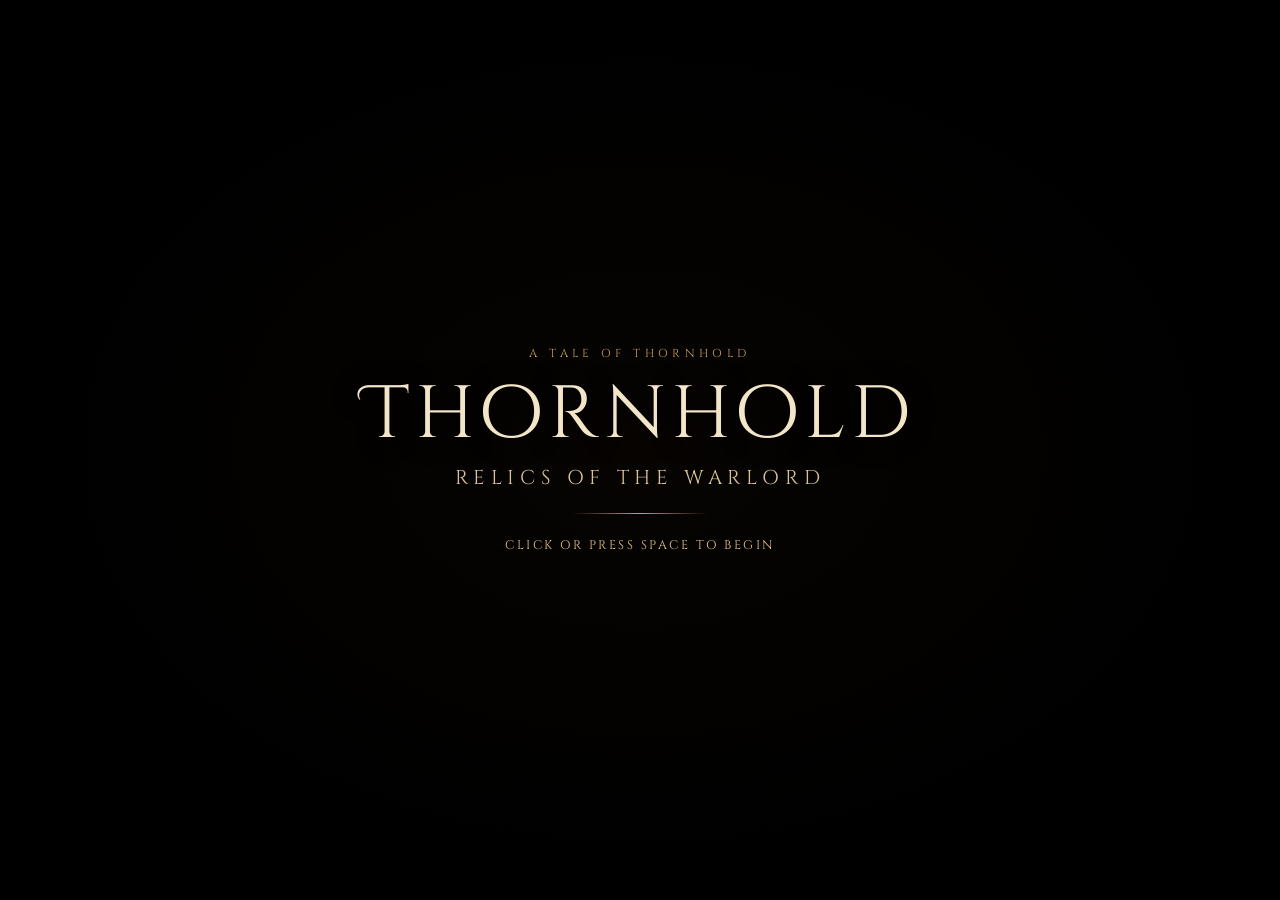
<file: opening/index.html>
<!DOCTYPE html>
<html lang="en">
<head>
  <meta charset="utf-8">
  <meta name="viewport" content="width=device-width, initial-scale=1">
  <title>Thornhold — Opening</title>
  <link rel="stylesheet" href="styles.css">
</head>
<body>
  <audio id="voice" preload="auto"></audio>
  <div id="stage">
    <div id="frame">
      <div id="layers">
        <div class="layer" id="layer-a"></div>
        <div class="layer" id="layer-b"></div>
      </div>
      <canvas id="particles"></canvas>
      <div id="vignette"></div>
    </div>
    <div id="caption">
      <div class="caption-inner">
        <p id="speaker" hidden></p>
        <p id="line"></p>
      </div>
      <div id="continue-hint">Click or press Space</div>
    </div>
    <button id="btn-mute" type="button">Sound on</button>
    <button id="btn-skip" type="button">Skip</button>
    <div id="overlay">
      <div id="overlay-body"></div>
    </div>
  </div>
  <script src="player.js"></script>
</body>
</html>
</file>
<file: opening/styles.css>
@font-face {
  font-family: "Cinzel";
  src: url("fonts/Cinzel-VariableFont_wght.ttf") format("truetype");
  font-weight: 400 900;
  font-style: normal;
  font-display: swap;
}
@font-face {
  font-family: "Cinzel Decorative";
  src: url("fonts/CinzelDecorative-Regular.ttf") format("truetype");
  font-weight: 400;
  font-style: normal;
  font-display: swap;
}

:root {
  --cream: #f3e6c8;
  --cream-dim: #d8c49a;
  --gold: #c9a35a;
  --gold-soft: #e6c98a;
  --ink: #0c0a08;
  --caption-bg: rgba(10, 7, 5, 0.78);
}

* { box-sizing: border-box; margin: 0; padding: 0; }

html, body {
  width: 100%;
  height: 100%;
  background: #000;
  color: var(--cream);
  overflow: hidden;
  font-family: Palatino, "Palatino Linotype", "Book Antiqua", Georgia, serif;
  cursor: pointer;
  user-select: none;
  -webkit-user-select: none;
}

#stage {
  position: relative;
  width: 100%;
  height: 100%;
  background: #000;
  overflow: hidden;
  display: flex;
  flex-direction: column;
}

#frame {
  position: relative;
  flex: 1 1 auto;
  min-height: 0;
  width: 100%;
  background: #000;
  overflow: hidden;
}

#layers {
  position: absolute;
  inset: 0;
}

.layer {
  position: absolute;
  inset: 0;
  background-color: #000;
  background-repeat: no-repeat;
  background-position: center;
  background-size: contain; /* show the full painted panel; letterbox if needed */
  opacity: 0;
  transition: opacity 1.15s ease;
  will-change: transform, opacity;
}

.layer.visible {
  opacity: 1;
}

/* Ken Burns — start at 1.0 so the whole panel is visible, drift at most to 1.04 */
.kb-in-center { animation: kbInCenter 28s ease-out forwards; }
.kb-in-left   { animation: kbInLeft   28s ease-out forwards; }
.kb-in-right  { animation: kbInRight  28s ease-out forwards; }
.kb-in-up     { animation: kbInUp     28s ease-out forwards; }
.kb-pan-right { animation: kbPanRight 30s linear forwards; }
.kb-pan-left  { animation: kbPanLeft  30s linear forwards; }

@keyframes kbInCenter {
  from { transform: scale(1.0); }
  to   { transform: scale(1.04); }
}
@keyframes kbInLeft {
  from { transform: scale(1.0) translate(0.6%, 0); }
  to   { transform: scale(1.04) translate(-0.6%, -0.3%); }
}
@keyframes kbInRight {
  from { transform: scale(1.0) translate(-0.6%, 0); }
  to   { transform: scale(1.04) translate(0.6%, -0.3%); }
}
@keyframes kbInUp {
  from { transform: scale(1.0) translateY(0.5%); }
  to   { transform: scale(1.04) translateY(-0.4%); }
}
@keyframes kbPanRight {
  from { transform: scale(1.0) translate(-0.7%, 0); }
  to   { transform: scale(1.03) translate(0.7%, -0.2%); }
}
@keyframes kbPanLeft {
  from { transform: scale(1.0) translate(0.7%, 0); }
  to   { transform: scale(1.03) translate(-0.7%, -0.2%); }
}

#particles {
  position: absolute;
  inset: 0;
  width: 100%;
  height: 100%;
  pointer-events: none;
  z-index: 2;
}

#vignette {
  position: absolute;
  inset: 0;
  z-index: 3;
  pointer-events: none;
  background:
    radial-gradient(ellipse at center, transparent 68%, rgba(0,0,0,0.28) 100%);
}

#caption {
  position: relative;
  left: auto;
  right: auto;
  bottom: auto;
  z-index: 5;
  flex: 0 0 auto;
  width: 100%;
  padding: 0 8vw;
  max-height: 0;
  overflow: hidden;
  pointer-events: none;
  opacity: 0;
  transform: translateY(8px);
  transition: opacity 0.6s ease, transform 0.6s ease, max-height 0.4s ease, padding 0.4s ease;
  background: linear-gradient(180deg, rgba(8,6,4,0.92), #0c0a08);
}
#caption.show {
  padding: 0.7rem 8vw 1.1rem;
  max-height: 10rem;
}
#caption.show {
  opacity: 1;
  transform: none;
}

.caption-inner {
  max-width: 46rem;
  margin: 0 auto;
  background:
    linear-gradient(180deg, rgba(28, 20, 12, 0.2), rgba(8, 6, 4, 0.15)),
    var(--caption-bg);
  border-top: 1px solid rgba(201, 163, 90, 0.35);
  border-bottom: 1px solid rgba(201, 163, 90, 0.18);
  box-shadow: 0 0 0 1px rgba(0,0,0,0.45), 0 12px 40px rgba(0,0,0,0.45);
  padding: 1.15rem 1.7rem 1.25rem;
  backdrop-filter: blur(6px);
}

#speaker {
  font-family: "Cinzel", Palatino, serif;
  font-size: 0.72rem;
  letter-spacing: 0.22em;
  text-transform: uppercase;
  color: var(--gold);
  margin-bottom: 0.35rem;
}

#speaker[hidden] { display: none; }

#line {
  font-size: clamp(1.05rem, 2.15vw, 1.45rem);
  line-height: 1.45;
  color: var(--cream);
  text-shadow: 0 1px 2px rgba(0,0,0,0.8);
  min-height: 1.45em;
}

#line.remembered {
  font-style: italic;
  color: var(--gold-soft);
}

#continue-hint {
  max-width: 46rem;
  margin: 0.55rem auto 0;
  text-align: right;
  font-family: "Cinzel", Palatino, serif;
  font-size: 0.68rem;
  letter-spacing: 0.16em;
  text-transform: uppercase;
  color: rgba(201, 163, 90, 0.0);
  transition: color 0.5s ease;
}
#continue-hint.show {
  color: rgba(201, 163, 90, 0.75);
}

#btn-skip, #btn-mute {
  position: absolute;
  top: 1.4rem;
  z-index: 8;
  pointer-events: auto;
  background: transparent;
  border: 1px solid rgba(201, 163, 90, 0.35);
  color: var(--cream-dim);
  font-family: "Cinzel", Palatino, serif;
  font-size: 0.68rem;
  letter-spacing: 0.18em;
  text-transform: uppercase;
  padding: 0.4rem 0.75rem;
  cursor: pointer;
  opacity: 0;
  transition: opacity 0.4s ease, color 0.2s ease, border-color 0.2s ease, background 0.2s ease;
}
#btn-skip { right: 1.4rem; }
#btn-mute { right: 6.4rem; }
#btn-skip.show, #btn-mute.show { opacity: 1; }
#btn-skip:hover, #btn-mute:hover {
  color: var(--gold-soft);
  border-color: var(--gold);
  background: rgba(0,0,0,0.35);
}

#overlay {
  position: absolute;
  inset: 0;
  z-index: 10;
  display: flex;
  flex-direction: column;
  align-items: center;
  justify-content: center;
  background:
    radial-gradient(ellipse at center, rgba(20, 12, 6, 0.35) 0%, rgba(0,0,0,0.72) 70%, #000 100%);
  opacity: 0;
  pointer-events: none;
  transition: opacity 0.9s ease;
  text-align: center;
  padding: 2rem;
}
#overlay.show {
  opacity: 1;
  pointer-events: auto;
}

#overlay .eyebrow {
  font-family: "Cinzel", Palatino, serif;
  font-size: 0.72rem;
  letter-spacing: 0.38em;
  text-transform: uppercase;
  color: var(--gold);
  margin-bottom: 0.9rem;
}

#overlay h1 {
  font-family: "Cinzel Decorative", "Cinzel", Palatino, serif;
  font-weight: 400;
  font-size: clamp(2.4rem, 7vw, 4.6rem);
  letter-spacing: 0.08em;
  color: var(--cream);
  text-shadow: 0 2px 24px rgba(0,0,0,0.7);
  line-height: 1.05;
}

#overlay h2 {
  font-family: "Cinzel", Palatino, serif;
  font-weight: 400;
  font-size: clamp(0.95rem, 2.2vw, 1.25rem);
  letter-spacing: 0.28em;
  text-transform: uppercase;
  color: var(--cream-dim);
  margin-top: 0.7rem;
}

.gold-rule {
  width: 8.5rem;
  height: 1px;
  margin: 1.4rem auto;
  background: linear-gradient(to right, transparent, var(--gold), transparent);
}

#overlay .prompt {
  margin-top: 0.3rem;
  font-family: "Cinzel", Palatino, serif;
  font-size: 0.78rem;
  letter-spacing: 0.2em;
  text-transform: uppercase;
  color: var(--gold-soft);
  animation: pulse 2.4s ease-in-out infinite;
}

@keyframes pulse {
  0%, 100% { opacity: 0.45; }
  50% { opacity: 1; }
}

#overlay .closing {
  max-width: 28rem;
  margin: 0 auto;
  font-size: 1.15rem;
  line-height: 1.5;
  color: var(--cream-dim);
}

.btn-begin {
  pointer-events: auto;
  display: inline-block;
  text-decoration: none;
  margin-top: 0.4rem;
  background: transparent;
  border: 1px solid var(--gold);
  color: var(--cream);
  font-family: "Cinzel", Palatino, serif;
  font-size: 0.82rem;
  letter-spacing: 0.22em;
  text-transform: uppercase;
  padding: 0.85rem 1.6rem;
  cursor: pointer;
  transition: background 0.25s ease, color 0.25s ease, box-shadow 0.25s ease;
}
.btn-begin:hover {
  background: rgba(201, 163, 90, 0.16);
  box-shadow: 0 0 24px rgba(201, 163, 90, 0.22);
  color: var(--gold-soft);
}

.hidden { display: none !important; }

@media (max-width: 700px) {
  #caption.show { padding: 0.55rem 4vw 0.85rem; }
  .caption-inner { padding: 0.95rem 1.1rem 1.05rem; }
  #line { font-size: 1.02rem; }
  #btn-mute { right: auto; left: 1rem; }
  #btn-skip { right: 1rem; }
}
</file>
